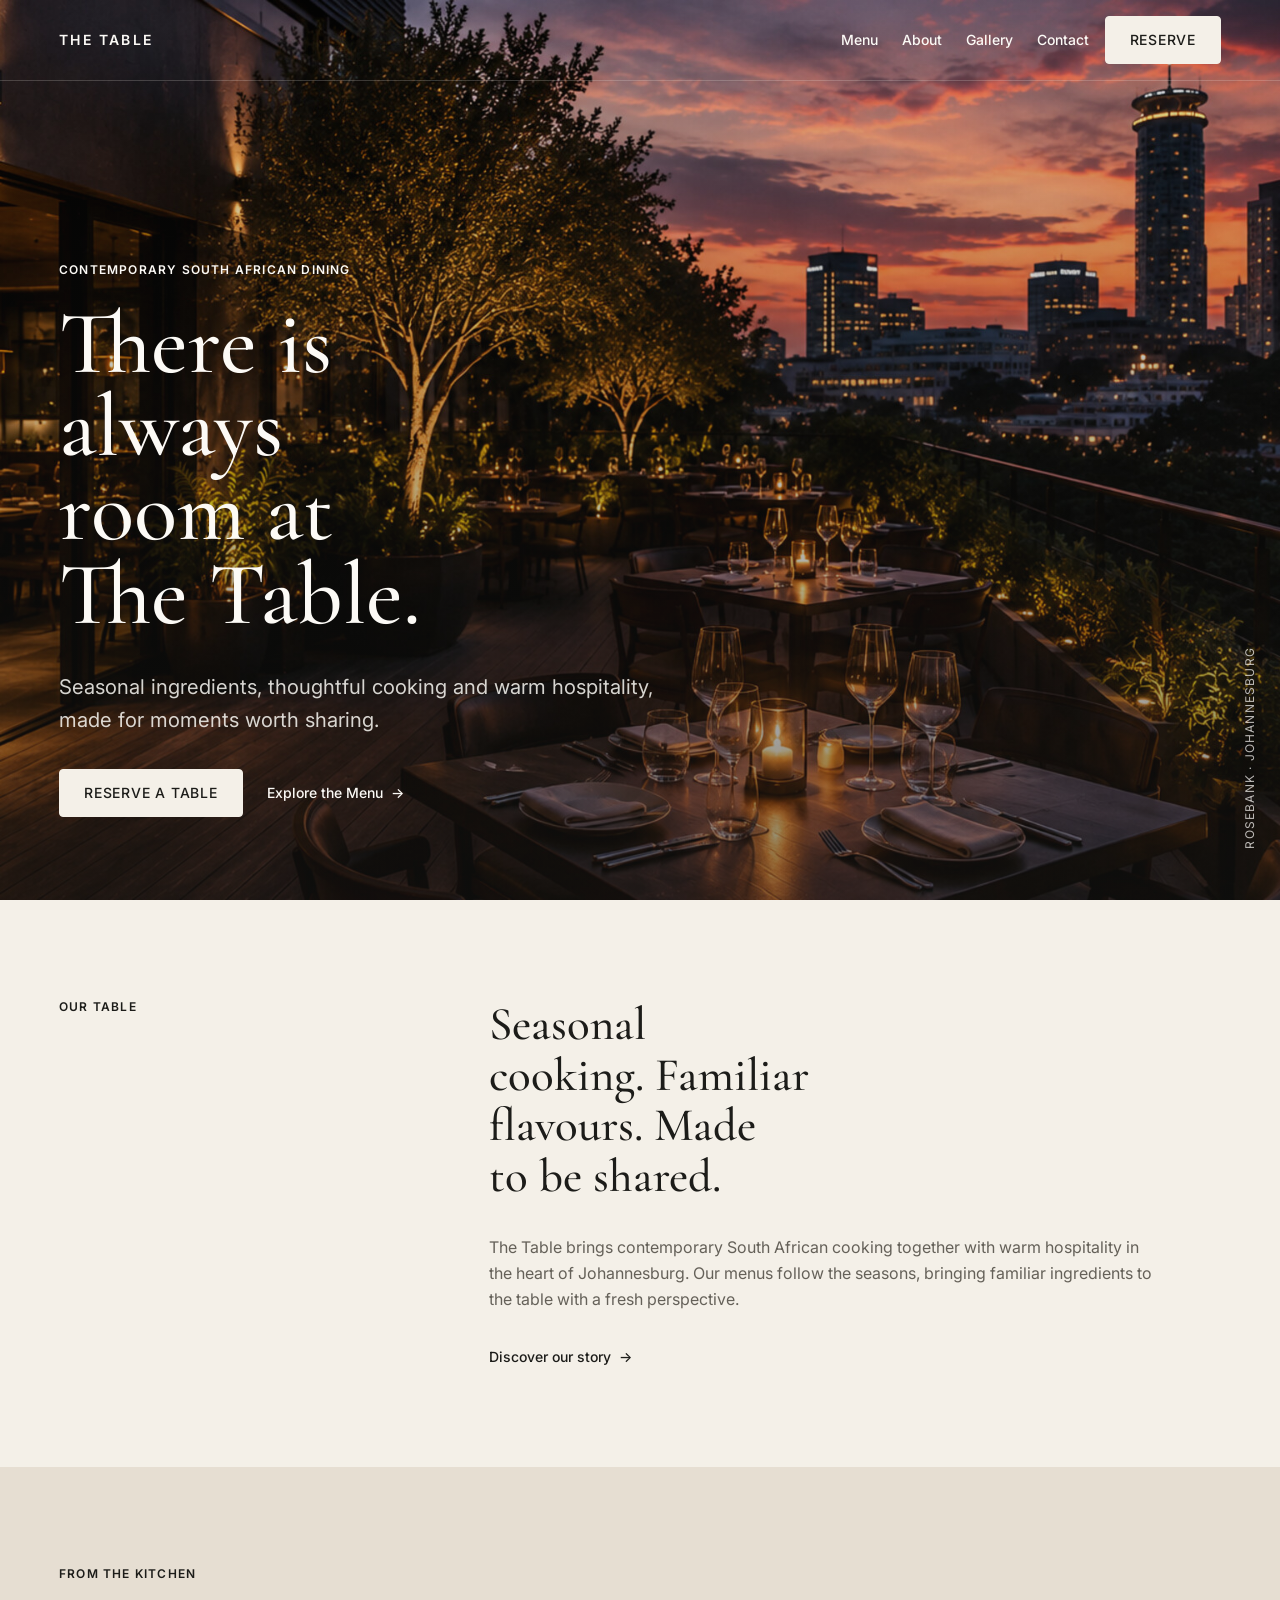
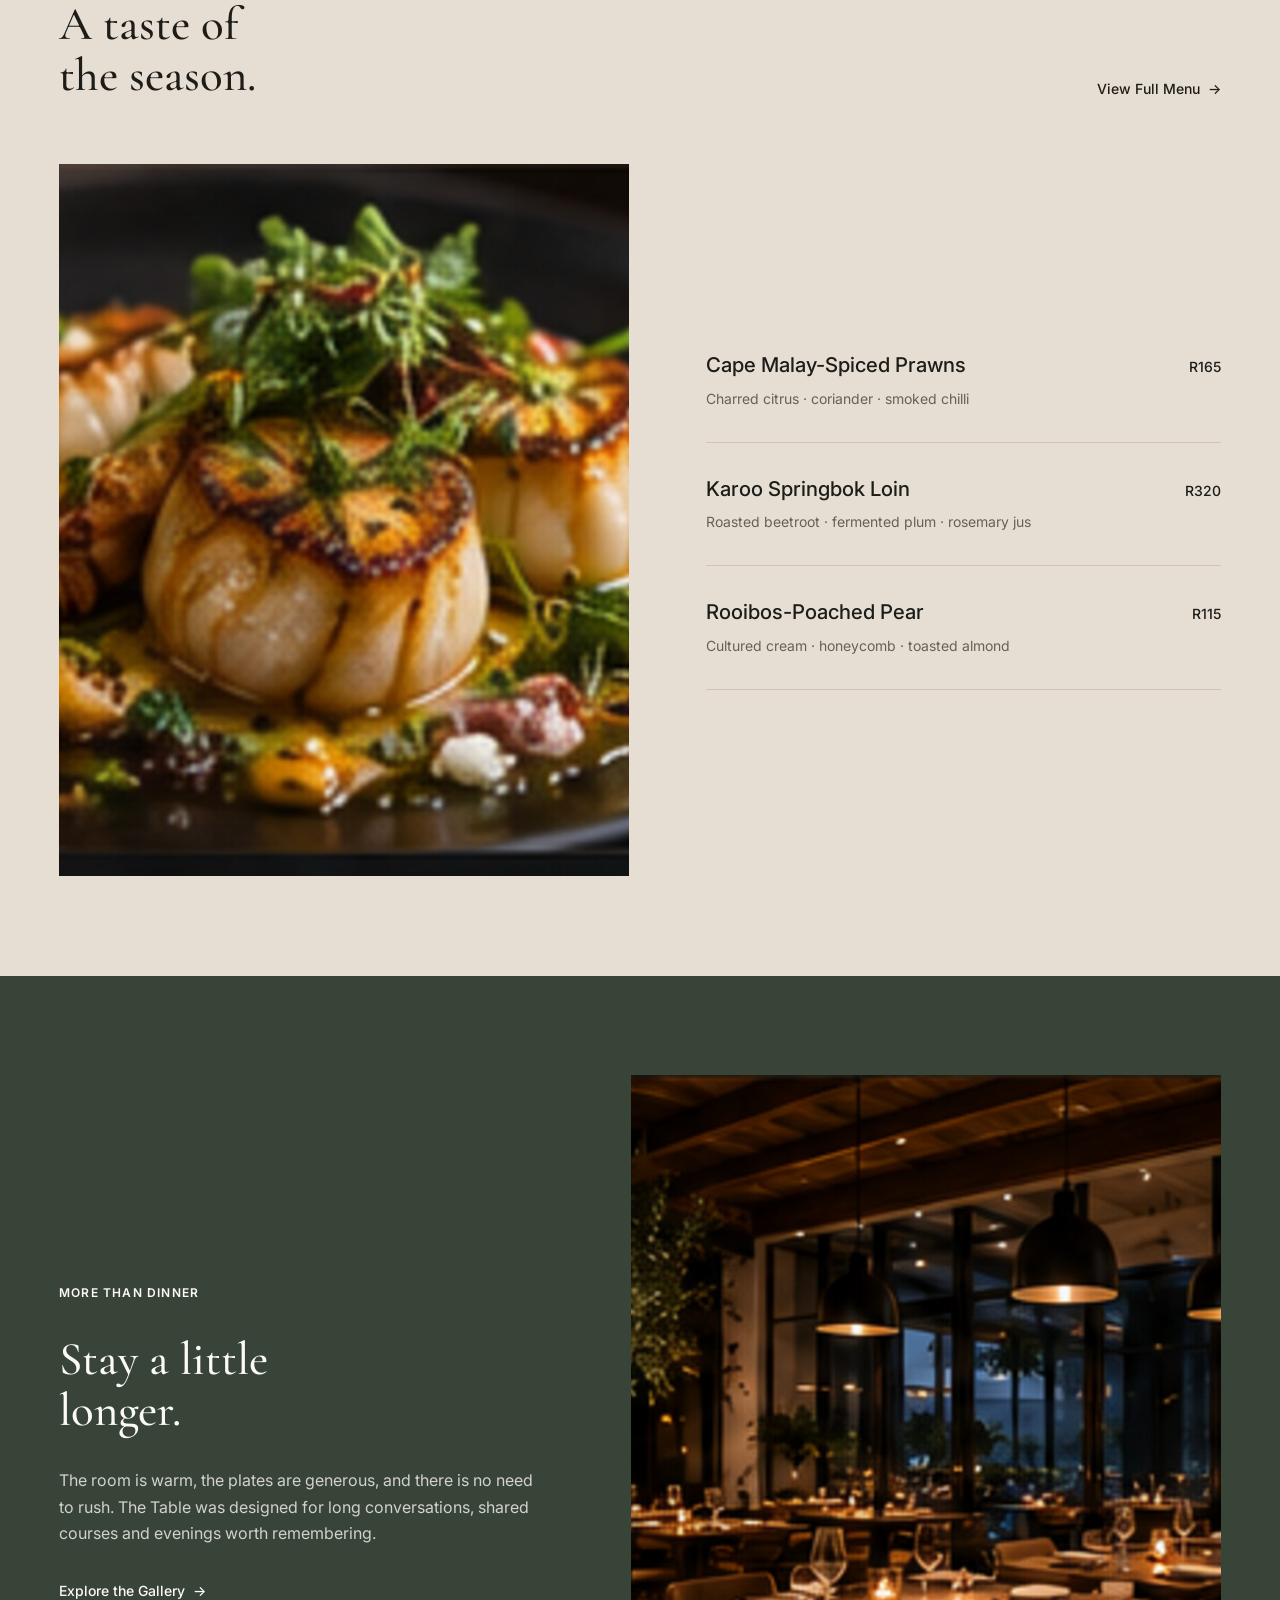
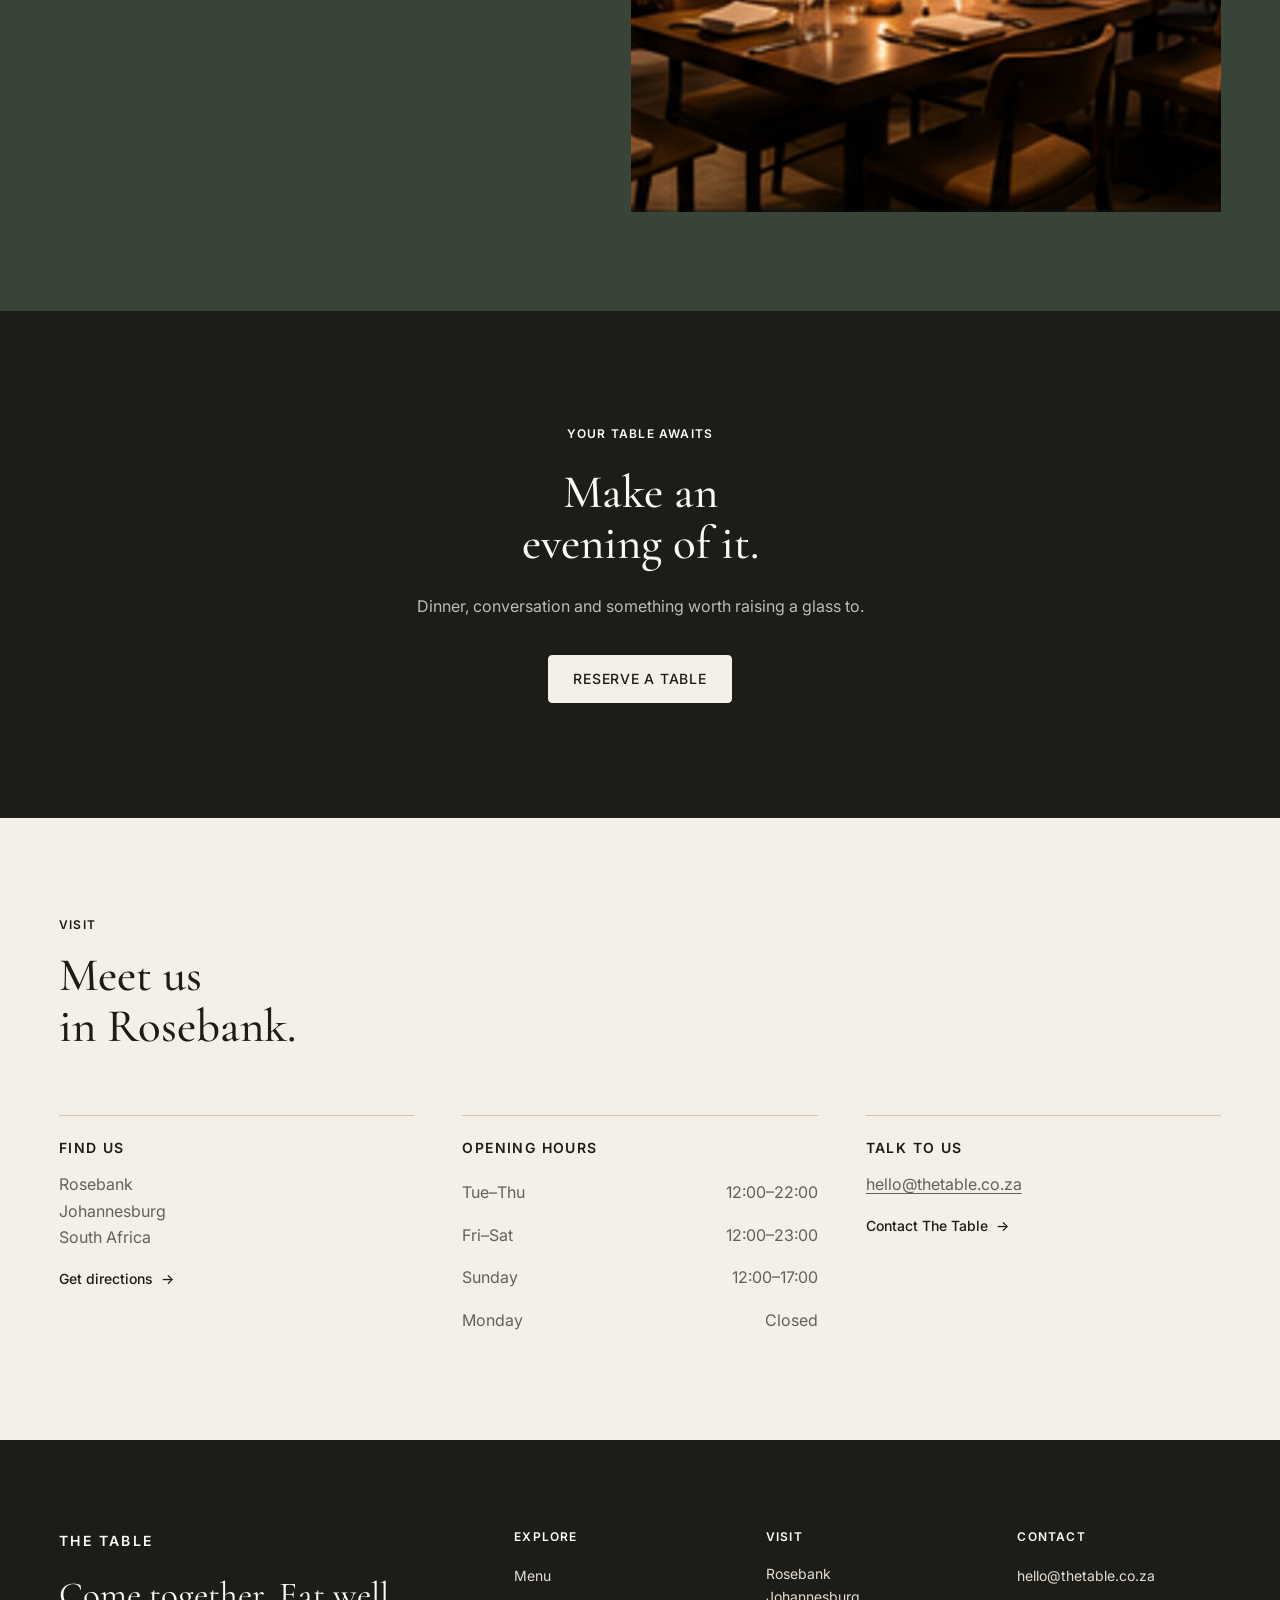
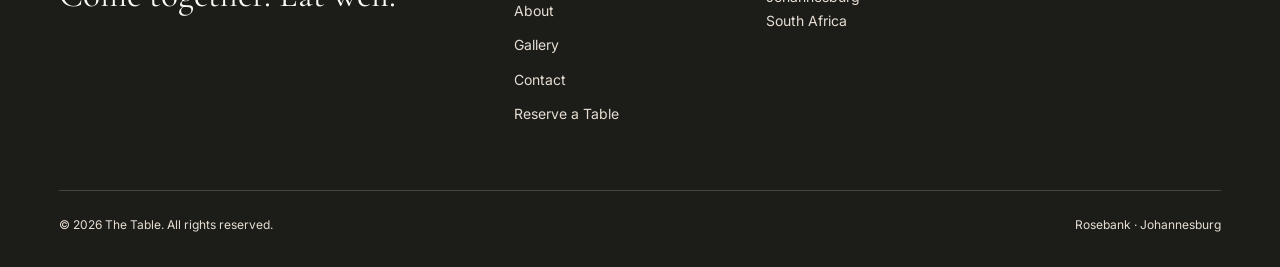
<file: index.html>
<!DOCTYPE html>
<html lang="en">
  <head>
    <meta charset="utf-8">
    <meta name="viewport" content="width=device-width, initial-scale=1">
    <meta name="description" content="The Table is a contemporary South African restaurant in Rosebank, Johannesburg, centred on seasonal cooking and warm hospitality.">
    <meta name="theme-color" content="#1c1c19">
    <title>The Table | Contemporary South African Dining</title>

    <link rel="preconnect" href="https://fonts.googleapis.com">
    <link rel="preconnect" href="https://fonts.gstatic.com" crossorigin>
    <link href="https://fonts.googleapis.com/css2?family=Cormorant+Garamond:wght@400;500;600&family=Inter:wght@400;500;600&display=swap" rel="stylesheet">

    <link rel="stylesheet" href="css/reset.css">
    <link rel="stylesheet" href="css/tokens.css">
    <link rel="stylesheet" href="css/base.css">
    <link rel="stylesheet" href="css/layout.css">
    <link rel="stylesheet" href="css/components.css">
    <link rel="stylesheet" href="css/utilities.css">
    <link rel="stylesheet" href="css/pages/home.css">
  </head>

  <body>
    <a class="skip-link" href="#main-content">Skip to main content</a>

    <header class="site-header site-header--overlay site-header--overlay-active" data-site-header>
      <div class="container site-header__inner">
        <a class="site-header__brand" href="index.html" aria-label="The Table home">THE TABLE</a>

        <nav class="site-nav site-nav--desktop" aria-label="Primary navigation">
          <ul class="site-nav__list" role="list">
            <li><a class="site-nav__link" href="menu.html">Menu</a></li>
            <li><a class="site-nav__link" href="about.html">About</a></li>
            <li><a class="site-nav__link" href="gallery.html">Gallery</a></li>
            <li><a class="site-nav__link" href="contact.html">Contact</a></li>
          </ul>
        </nav>

        <div class="site-header__actions site-header__actions--desktop">
          <a class="button button--primary" href="reservations.html">Reserve</a>
        </div>

        <details class="mobile-nav" data-mobile-nav>
          <summary class="mobile-nav__toggle" data-mobile-nav-toggle aria-label="Open site menu" aria-expanded="false" aria-controls="mobile-navigation-panel">
            <span class="mobile-nav__toggle-label mobile-nav__toggle-label--menu">Menu</span>
            <span class="mobile-nav__toggle-label mobile-nav__toggle-label--close">Close</span>
            <span class="mobile-nav__icon" aria-hidden="true">
              <span></span>
              <span></span>
            </span>
          </summary>

          <div class="mobile-nav__panel" id="mobile-navigation-panel" data-mobile-nav-panel aria-hidden="true">
            <div class="mobile-nav__panel-inner">
              <a class="mobile-nav__brand" href="index.html">THE TABLE</a>

              <nav aria-label="Mobile navigation">
                <ul class="mobile-nav__list" role="list">
              <li>
                <a class="mobile-nav__link" href="index.html" aria-current="page">
                  <span class="mobile-nav__number">01</span>
                  <span>Home</span>
                </a>
              </li>
              <li>
                <a class="mobile-nav__link" href="menu.html">
                  <span class="mobile-nav__number">02</span>
                  <span>Menu</span>
                </a>
              </li>
              <li>
                <a class="mobile-nav__link" href="about.html">
                  <span class="mobile-nav__number">03</span>
                  <span>About</span>
                </a>
              </li>
              <li>
                <a class="mobile-nav__link" href="gallery.html">
                  <span class="mobile-nav__number">04</span>
                  <span>Gallery</span>
                </a>
              </li>
              <li>
                <a class="mobile-nav__link" href="contact.html">
                  <span class="mobile-nav__number">05</span>
                  <span>Contact</span>
                </a>
              </li>
                </ul>
              </nav>

              <a class="button mobile-nav__reserve" href="reservations.html">Reserve a Table</a>

              <div class="mobile-nav__meta">
                <p>Rosebank · Johannesburg</p>
                <a href="mailto:hello@thetable.co.za">hello@thetable.co.za</a>
              </div>
            </div>
          </div>
        </details>
      </div>
    </header>

    <main id="main-content">
      <section class="home-hero" aria-labelledby="home-hero-title">
        <div class="home-hero__media" aria-hidden="true">
          <img src="assets/images/home/home-hero.jpg" alt="" decoding="async">
        </div>
        <div class="container home-hero__inner">
          <div class="home-hero__content">
            <p class="eyebrow home-hero__eyebrow">Contemporary South African Dining</p>
            <h1 id="home-hero-title" class="home-hero__title">There is always room at The Table.</h1>
            <p class="home-hero__copy">Seasonal ingredients, thoughtful cooking and warm hospitality, made for moments worth sharing.</p>
            <div class="home-hero__actions">
              <a class="button button--hero-primary" href="reservations.html">Reserve a Table</a>
              <a class="text-link home-hero__text-link" href="menu.html">
                Explore the Menu
                <span class="text-link__arrow" aria-hidden="true">→</span>
              </a>
            </div>
          </div>

          <p class="home-hero__location">Rosebank · Johannesburg</p>
        </div>
      </section>

      <section class="section home-intro" aria-labelledby="home-intro-title">
        <div class="container home-intro__grid">
          <div>
            <p class="eyebrow">Our Table</p>
          </div>

          <div class="home-intro__content" data-reveal>
            <h2 id="home-intro-title">Seasonal cooking. Familiar flavours. Made to be shared.</h2>
            <p>The Table brings contemporary South African cooking together with warm hospitality in the heart of Johannesburg. Our menus follow the seasons, bringing familiar ingredients to the table with a fresh perspective.</p>
            <a class="text-link" href="about.html">
              Discover our story
              <span class="text-link__arrow" aria-hidden="true">→</span>
            </a>
          </div>
        </div>
      </section>

      <section class="section home-featured" aria-labelledby="home-featured-title">
        <div class="container">
          <div class="home-featured__heading">
            <div>
              <p class="eyebrow">From the Kitchen</p>
              <h2 id="home-featured-title">A taste of the season.</h2>
            </div>
            <a class="text-link home-featured__desktop-link" href="menu.html">
              View Full Menu
              <span class="text-link__arrow" aria-hidden="true">→</span>
            </a>
          </div>

          <div class="home-featured__layout">
            <figure class="home-featured__media">
              <img class="home-featured__media-surface" src="assets/images/home/home-featured-dish.jpg" alt="Cape Malay-spiced prawns finished with herbs and charred citrus" loading="lazy" decoding="async">
            </figure>

            <div class="home-featured__dishes">
              <article class="featured-dish">
                <div class="featured-dish__header">
                  <h3 class="featured-dish__name">Cape Malay-Spiced Prawns</h3>
                  <p class="featured-dish__price">R165</p>
                </div>
                <p class="featured-dish__description">Charred citrus · coriander · smoked chilli</p>
              </article>

              <article class="featured-dish">
                <div class="featured-dish__header">
                  <h3 class="featured-dish__name">Karoo Springbok Loin</h3>
                  <p class="featured-dish__price">R320</p>
                </div>
                <p class="featured-dish__description">Roasted beetroot · fermented plum · rosemary jus</p>
              </article>

              <article class="featured-dish">
                <div class="featured-dish__header">
                  <h3 class="featured-dish__name">Rooibos-Poached Pear</h3>
                  <p class="featured-dish__price">R115</p>
                </div>
                <p class="featured-dish__description">Cultured cream · honeycomb · toasted almond</p>
              </article>

              <a class="text-link home-featured__mobile-link" href="menu.html">
                View Full Menu
                <span class="text-link__arrow" aria-hidden="true">→</span>
              </a>
            </div>
          </div>
        </div>
      </section>

      <section class="section home-atmosphere" aria-labelledby="home-atmosphere-title">
        <div class="container home-atmosphere__grid">
          <div class="home-atmosphere__content">
            <p class="eyebrow">More Than Dinner</p>
            <h2 id="home-atmosphere-title">Stay a little longer.</h2>
            <p>The room is warm, the plates are generous, and there is no need to rush. The Table was designed for long conversations, shared courses and evenings worth remembering.</p>
            <a class="text-link" href="gallery.html">
              Explore the Gallery
              <span class="text-link__arrow" aria-hidden="true">→</span>
            </a>
          </div>

          <figure class="home-atmosphere__media" data-reveal>
            <img class="home-atmosphere__media-surface" src="assets/images/home/home-atmosphere.jpg" alt="Warm dining room at The Table prepared for evening service" loading="lazy" decoding="async">
          </figure>
        </div>
      </section>

      <section class="home-reservation" aria-labelledby="home-reservation-title">
        <div class="container home-reservation__inner">
          <p class="eyebrow">Your Table Awaits</p>
          <h2 id="home-reservation-title">Make an evening of it.</h2>
          <p>Dinner, conversation and something worth raising a glass to.</p>
          <a class="button button--light" href="reservations.html">Reserve a Table</a>
        </div>
      </section>

      <section class="section home-visit" aria-labelledby="home-visit-title">
        <div class="container">
          <div class="home-visit__heading">
            <p class="eyebrow">Visit</p>
            <h2 id="home-visit-title">Meet us in Rosebank.</h2>
          </div>

          <div class="home-visit__grid" data-reveal>
            <div class="home-visit__block">
              <h3>Find us</h3>
              <address>
                Rosebank<br>
                Johannesburg<br>
                South Africa
              </address>
              <a class="text-link" href="contact.html">
                Get directions
                <span class="text-link__arrow" aria-hidden="true">→</span>
              </a>
            </div>

            <div class="home-visit__block">
              <h3>Opening hours</h3>
              <dl class="home-hours">
                <div class="home-hours__row">
                  <dt>Tue–Thu</dt>
                  <dd>12:00–22:00</dd>
                </div>
                <div class="home-hours__row">
                  <dt>Fri–Sat</dt>
                  <dd>12:00–23:00</dd>
                </div>
                <div class="home-hours__row">
                  <dt>Sunday</dt>
                  <dd>12:00–17:00</dd>
                </div>
                <div class="home-hours__row">
                  <dt>Monday</dt>
                  <dd>Closed</dd>
                </div>
              </dl>
            </div>

            <div class="home-visit__block">
              <h3>Talk to us</h3>
              <a href="mailto:hello@thetable.co.za">hello@thetable.co.za</a>
              <a class="text-link" href="contact.html">
                Contact The Table
                <span class="text-link__arrow" aria-hidden="true">→</span>
              </a>
            </div>
          </div>
        </div>
      </section>
    </main>

    <footer class="site-footer">
      <div class="container site-footer__inner">
        <div class="site-footer__grid">
          <div class="site-footer__brand">
            <a class="site-footer__wordmark" href="index.html">THE TABLE</a>
            <p class="site-footer__tagline">Come together. Eat well.</p>
          </div>

          <div>
            <p class="site-footer__heading">Explore</p>
            <ul class="site-footer__list" role="list">
              <li><a class="site-footer__link" href="menu.html">Menu</a></li>
              <li><a class="site-footer__link" href="about.html">About</a></li>
              <li><a class="site-footer__link" href="gallery.html">Gallery</a></li>
              <li><a class="site-footer__link" href="contact.html">Contact</a></li>
              <li><a class="site-footer__link" href="reservations.html">Reserve a Table</a></li>
            </ul>
          </div>

          <div>
            <p class="site-footer__heading">Visit</p>
            <address class="site-footer__text">
              Rosebank<br>
              Johannesburg<br>
              South Africa
            </address>
          </div>

          <div>
            <p class="site-footer__heading">Contact</p>
            <ul class="site-footer__list" role="list">
              <li><a class="site-footer__link" href="mailto:hello@thetable.co.za">hello@thetable.co.za</a></li>
            </ul>
          </div>
        </div>

        <div class="site-footer__legal">
          <p>&copy; 2026 The Table. All rights reserved.</p>
          <p>Rosebank · Johannesburg</p>
        </div>
      </div>
    </footer>
    <script type="module" src="js/main.js"></script>
  </body>
</html>
</file>
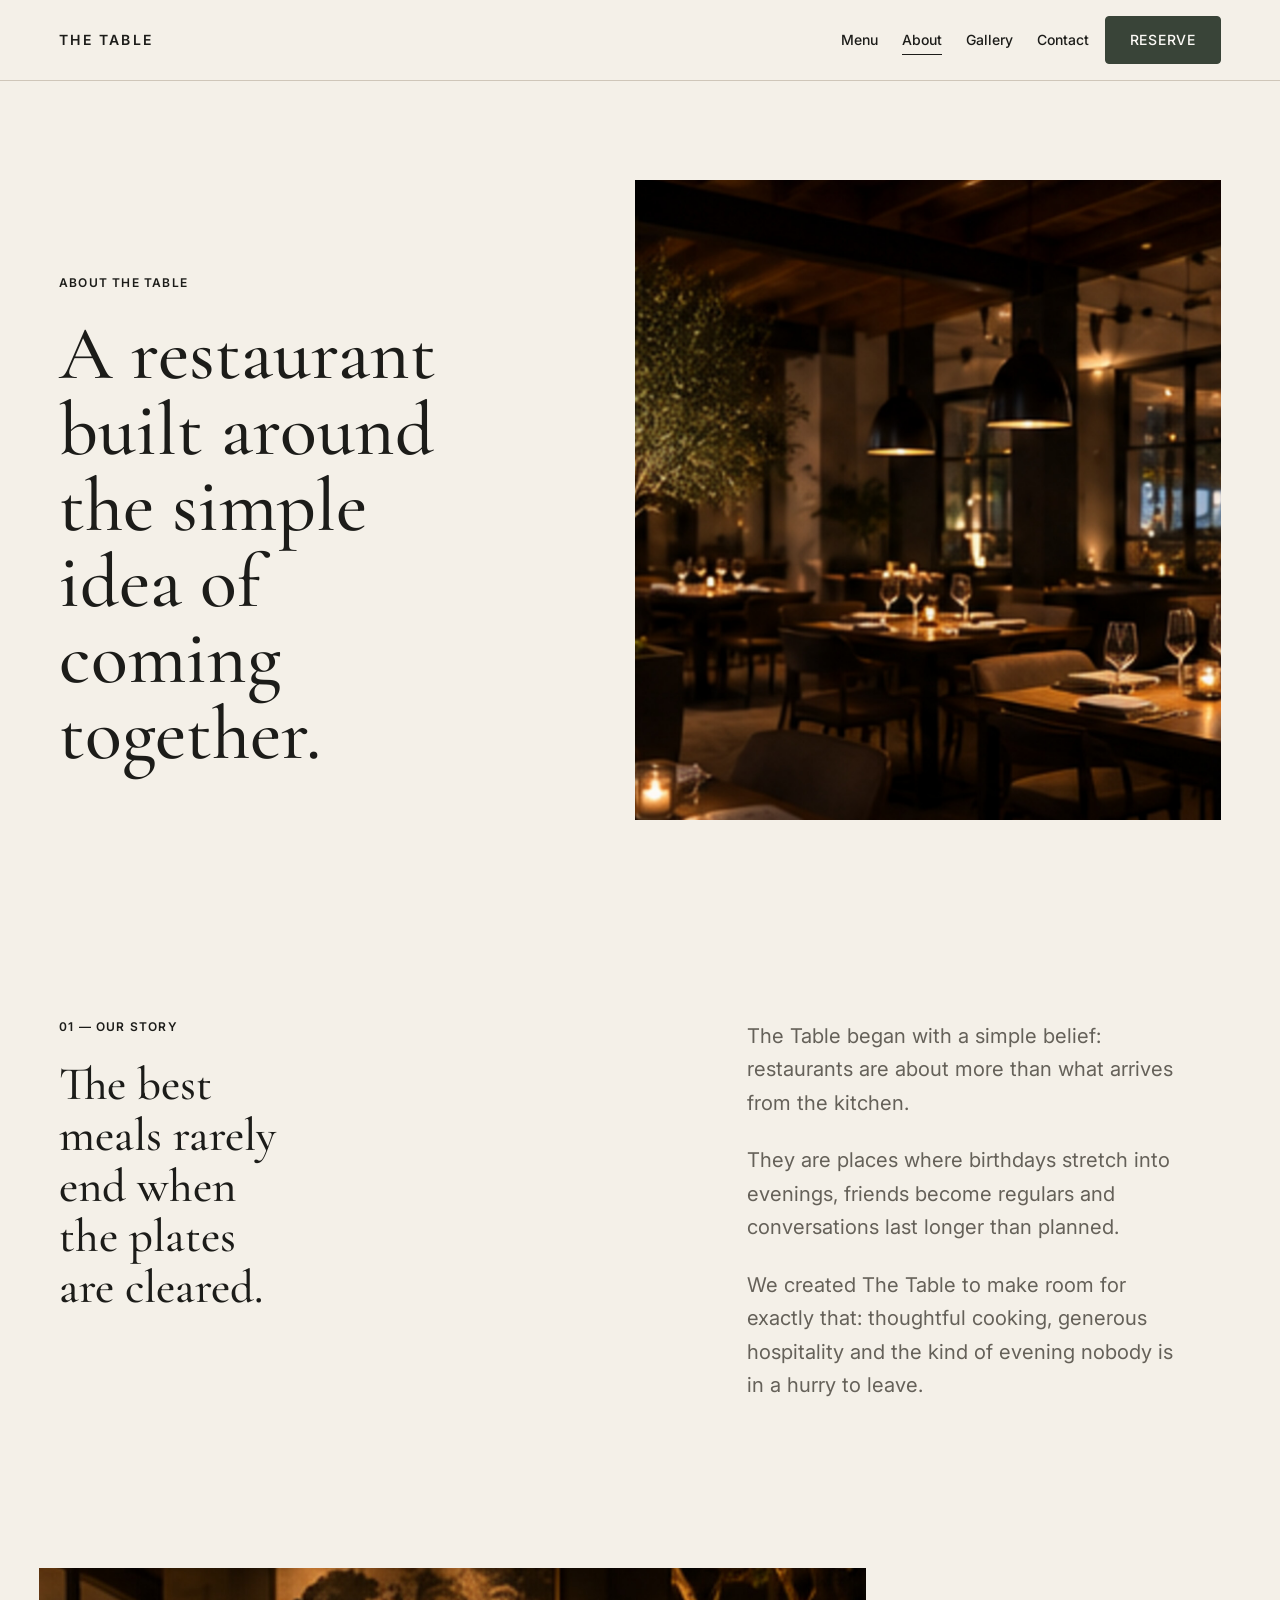
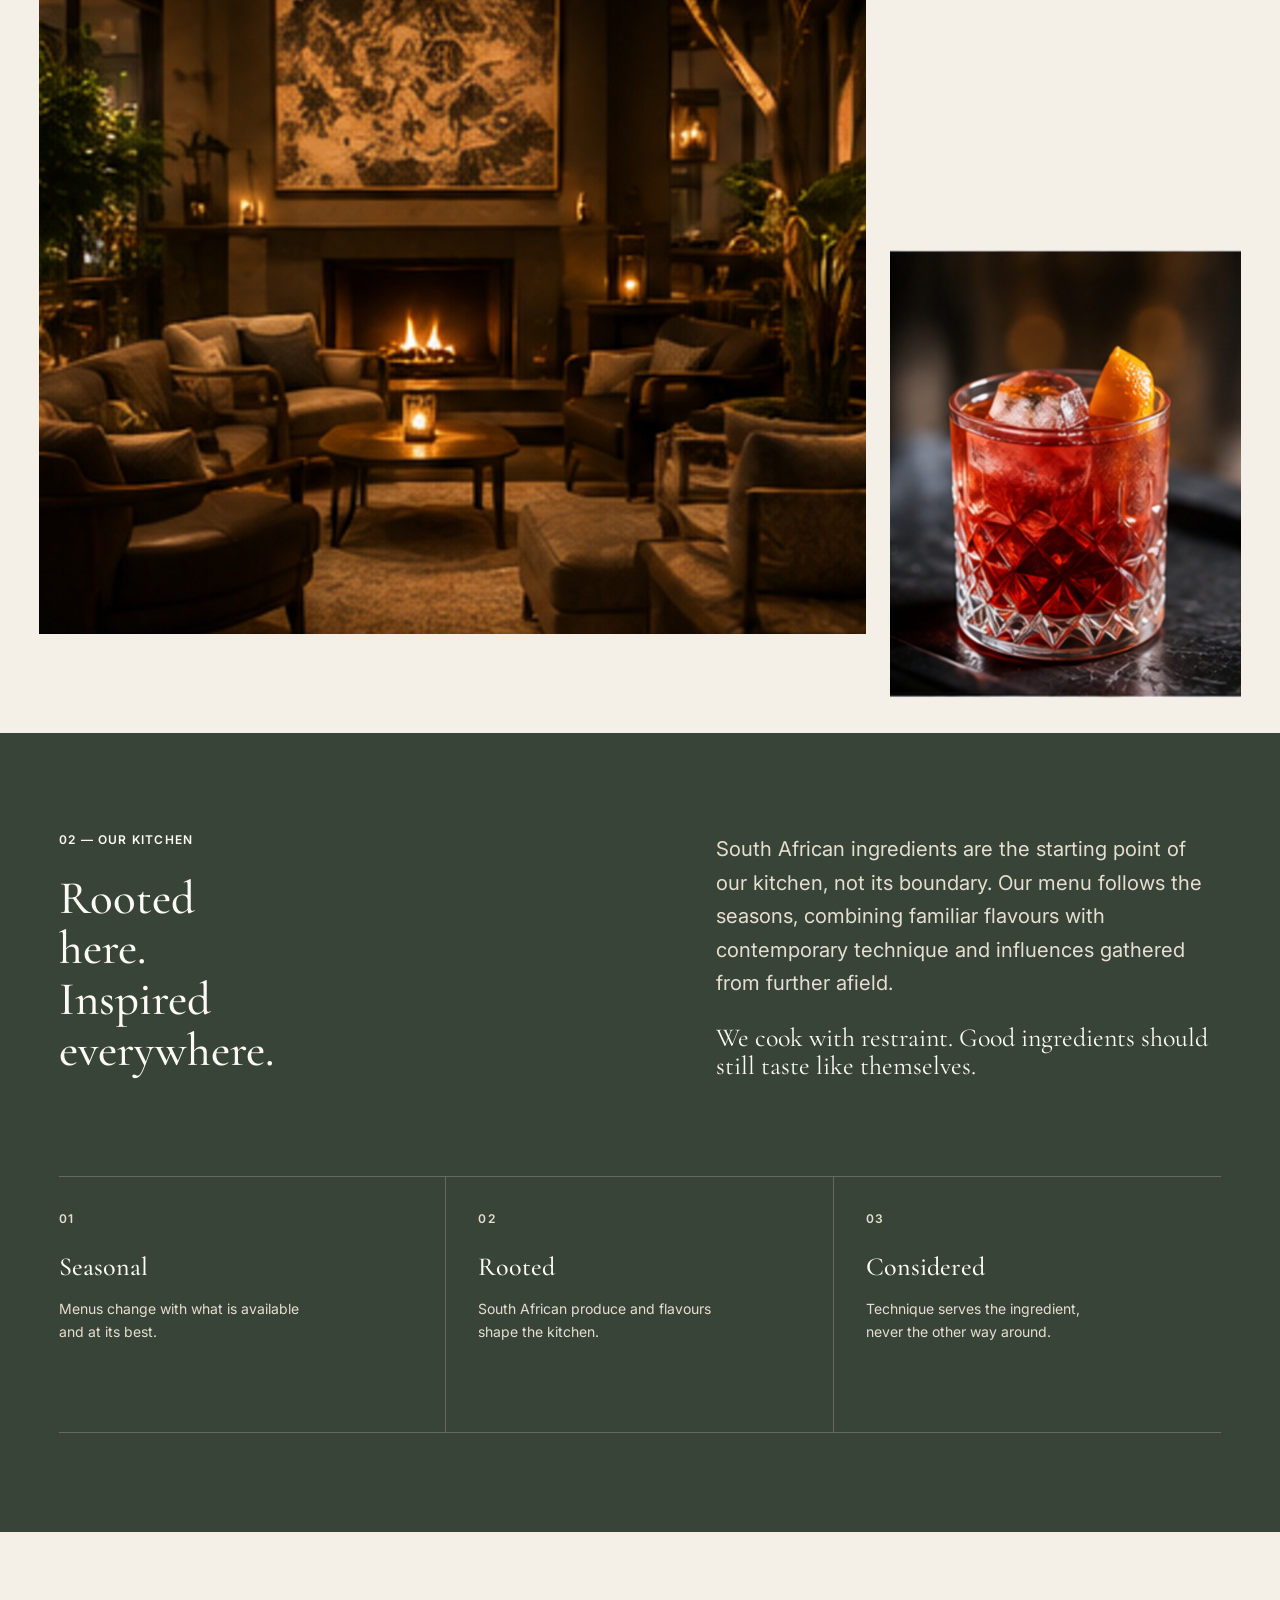
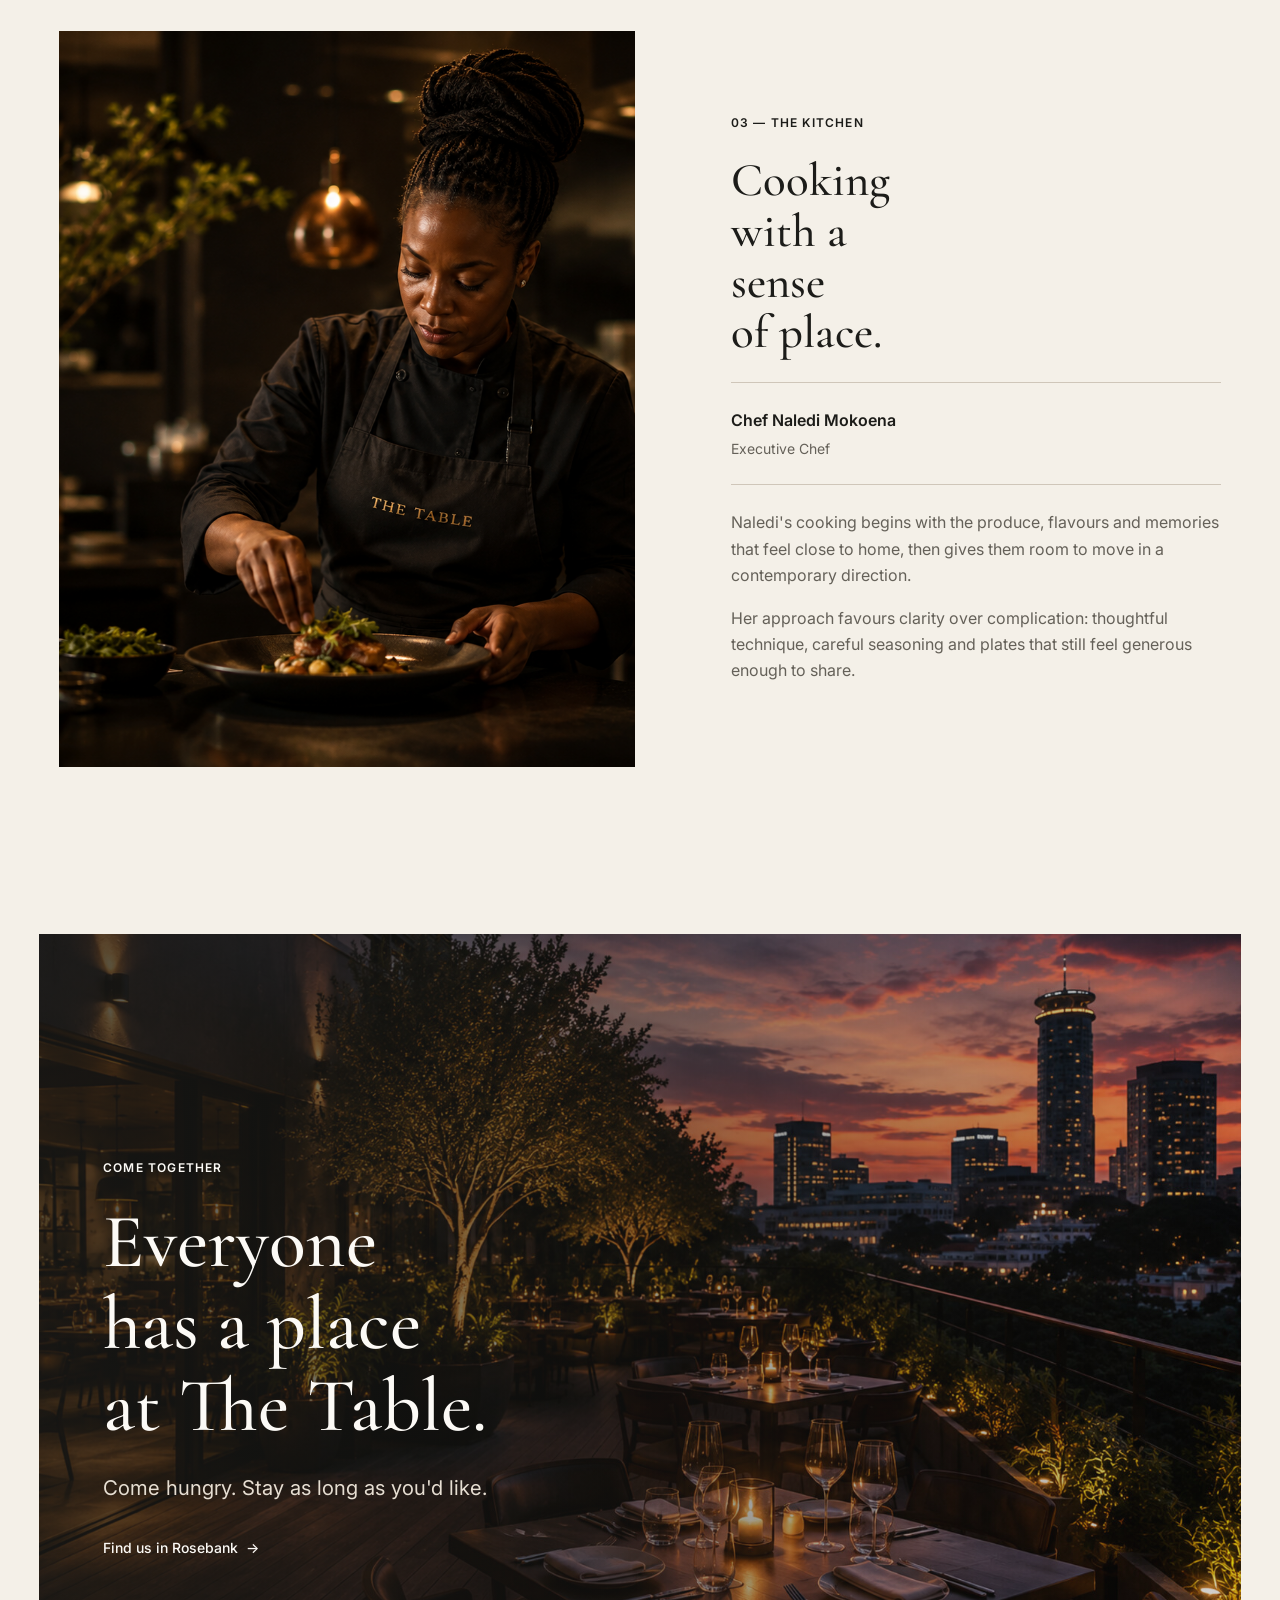
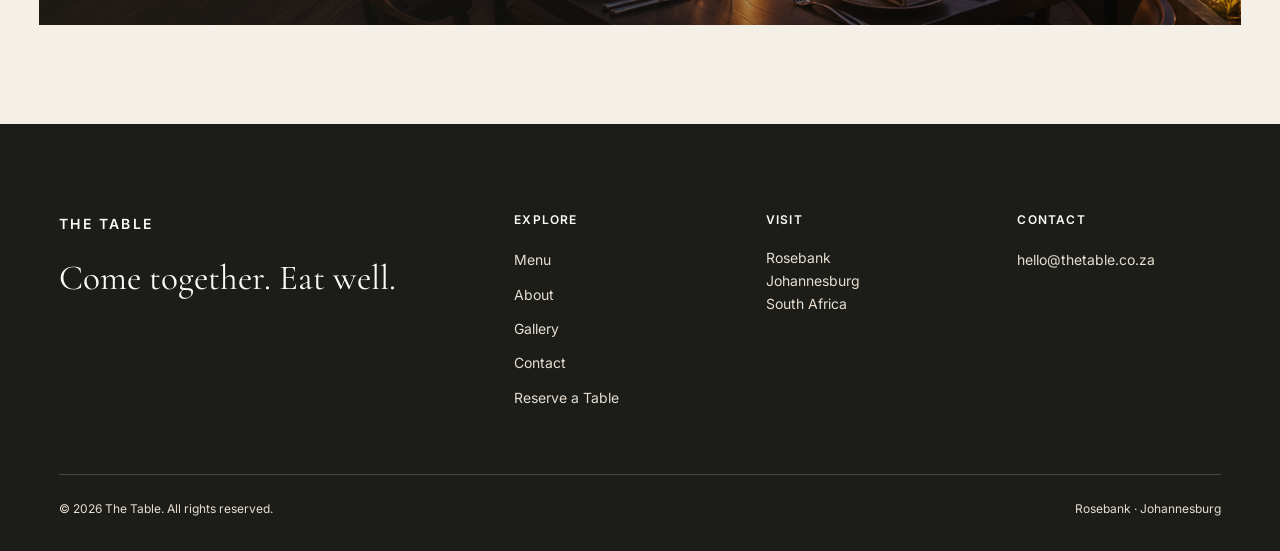
<file: about.html>
<!DOCTYPE html>
<html lang="en">
  <head>
    <meta charset="utf-8">
    <meta name="viewport" content="width=device-width, initial-scale=1">
    <meta name="description" content="Discover the story, philosophy and people behind The Table, a contemporary South African restaurant in Rosebank, Johannesburg.">
    <meta name="theme-color" content="#f4f0e8">
    <title>About | The Table</title>

    <link rel="preconnect" href="https://fonts.googleapis.com">
    <link rel="preconnect" href="https://fonts.gstatic.com" crossorigin>
    <link href="https://fonts.googleapis.com/css2?family=Cormorant+Garamond:wght@400;500;600&family=Inter:wght@400;500;600&display=swap" rel="stylesheet">

    <link rel="stylesheet" href="css/reset.css">
    <link rel="stylesheet" href="css/tokens.css">
    <link rel="stylesheet" href="css/base.css">
    <link rel="stylesheet" href="css/layout.css">
    <link rel="stylesheet" href="css/components.css">
    <link rel="stylesheet" href="css/utilities.css">
    <link rel="stylesheet" href="css/pages/about.css">
  </head>

  <body>
    <a class="skip-link" href="#main-content">Skip to main content</a>

    <header class="site-header" data-site-header>
      <div class="container site-header__inner">
        <a class="site-header__brand" href="index.html" aria-label="The Table home">THE TABLE</a>

        <nav class="site-nav site-nav--desktop" aria-label="Primary navigation">
          <ul class="site-nav__list" role="list">
            <li><a class="site-nav__link" href="menu.html">Menu</a></li>
            <li><a class="site-nav__link" href="about.html" aria-current="page">About</a></li>
            <li><a class="site-nav__link" href="gallery.html">Gallery</a></li>
            <li><a class="site-nav__link" href="contact.html">Contact</a></li>
          </ul>
        </nav>

        <div class="site-header__actions site-header__actions--desktop">
          <a class="button button--primary" href="reservations.html">Reserve</a>
        </div>

        <details class="mobile-nav" data-mobile-nav>
          <summary class="mobile-nav__toggle" data-mobile-nav-toggle aria-label="Open site menu" aria-expanded="false" aria-controls="mobile-navigation-panel">
            <span class="mobile-nav__toggle-label mobile-nav__toggle-label--menu">Menu</span>
            <span class="mobile-nav__toggle-label mobile-nav__toggle-label--close">Close</span>
            <span class="mobile-nav__icon" aria-hidden="true">
              <span></span>
              <span></span>
            </span>
          </summary>

          <div class="mobile-nav__panel" id="mobile-navigation-panel" data-mobile-nav-panel aria-hidden="true">
            <div class="mobile-nav__panel-inner">
              <a class="mobile-nav__brand" href="index.html">THE TABLE</a>

              <nav aria-label="Mobile navigation">
                <ul class="mobile-nav__list" role="list">
              <li>
                <a class="mobile-nav__link" href="index.html">
                  <span class="mobile-nav__number">01</span>
                  <span>Home</span>
                </a>
              </li>
              <li>
                <a class="mobile-nav__link" href="menu.html">
                  <span class="mobile-nav__number">02</span>
                  <span>Menu</span>
                </a>
              </li>
              <li>
                <a class="mobile-nav__link" href="about.html" aria-current="page">
                  <span class="mobile-nav__number">03</span>
                  <span>About</span>
                </a>
              </li>
              <li>
                <a class="mobile-nav__link" href="gallery.html">
                  <span class="mobile-nav__number">04</span>
                  <span>Gallery</span>
                </a>
              </li>
              <li>
                <a class="mobile-nav__link" href="contact.html">
                  <span class="mobile-nav__number">05</span>
                  <span>Contact</span>
                </a>
              </li>
                </ul>
              </nav>

              <a class="button mobile-nav__reserve" href="reservations.html">Reserve a Table</a>

              <div class="mobile-nav__meta">
                <p>Rosebank · Johannesburg</p>
                <a href="mailto:hello@thetable.co.za">hello@thetable.co.za</a>
              </div>
            </div>
          </div>
        </details>
      </div>
    </header>

    <main id="main-content">
      <section class="about-hero section">
        <div class="container">
          <div class="about-hero__grid">
            <div class="about-hero__copy stack stack--lg" data-reveal>
              <p class="eyebrow">About The Table</p>
              <h1>A restaurant built around the simple idea of coming together.</h1>
            </div>

            <figure class="about-hero__media" data-reveal>
              <img src="assets/images/about/about-hero.jpg" alt="Warm evening dining room at The Table in Rosebank" decoding="async">
            </figure>
          </div>
        </div>
      </section>

      <section class="about-story section" aria-labelledby="story-title">
        <div class="container">
          <div class="about-story__grid" data-reveal>
            <div>
              <p class="eyebrow">01 — Our Story</p>
              <h2 id="story-title">The best meals rarely end when the plates are cleared.</h2>
            </div>

            <div class="about-story__body stack stack--lg">
              <p>
                The Table began with a simple belief: restaurants are about more than what
                arrives from the kitchen.
              </p>
              <p>
                They are places where birthdays stretch into evenings, friends become regulars
                and conversations last longer than planned.
              </p>
              <p>
                We created The Table to make room for exactly that: thoughtful cooking,
                generous hospitality and the kind of evening nobody is in a hurry to leave.
              </p>
            </div>
          </div>
        </div>
      </section>

      <section class="about-images section--compact" aria-label="Restaurant story imagery">
        <div class="container--wide">
          <div class="about-images__grid" data-reveal>
            <figure class="about-images__large">
              <img src="assets/images/about/about-story-large.jpg" alt="Guests sharing dinner in the softly lit dining room" loading="lazy" decoding="async">
            </figure>
            <figure class="about-images__small">
              <img src="assets/images/about/about-story-detail.jpg" alt="Candlelit table setting with wine glasses and place settings" loading="lazy" decoding="async">
            </figure>
          </div>
        </div>
      </section>

      <section class="about-kitchen section section--olive" aria-labelledby="kitchen-title">
        <div class="container">
          <div class="about-kitchen__intro" data-reveal>
            <div class="stack stack--lg">
              <p class="eyebrow">02 — Our Kitchen</p>
              <h2 id="kitchen-title">Rooted here. Inspired everywhere.</h2>
            </div>

            <div class="about-kitchen__copy stack stack--lg">
              <p>
                South African ingredients are the starting point of our kitchen, not its
                boundary. Our menu follows the seasons, combining familiar flavours with
                contemporary technique and influences gathered from further afield.
              </p>
              <p class="about-kitchen__statement">
                We cook with restraint. Good ingredients should still taste like themselves.
              </p>
            </div>
          </div>

          <div class="about-principles" data-reveal>
            <article class="about-principle">
              <p class="about-principle__number">01</p>
              <h3>Seasonal</h3>
              <p>Menus change with what is available and at its best.</p>
            </article>

            <article class="about-principle">
              <p class="about-principle__number">02</p>
              <h3>Rooted</h3>
              <p>South African produce and flavours shape the kitchen.</p>
            </article>

            <article class="about-principle">
              <p class="about-principle__number">03</p>
              <h3>Considered</h3>
              <p>Technique serves the ingredient, never the other way around.</p>
            </article>
          </div>
        </div>
      </section>

      <section class="about-chef section" aria-labelledby="chef-title">
        <div class="container">
          <div class="about-chef__grid" data-reveal>
            <figure class="about-chef__media">
              <img src="assets/images/about/chef_naledi.jpg" alt="Chef Naledi Mokoena plating a dish in the kitchen" loading="lazy" decoding="async">
            </figure>

            <div class="about-chef__copy stack stack--lg">
              <p class="eyebrow">03 — The Kitchen</p>
              <h2 id="chef-title">Cooking with a sense of place.</h2>

              <div class="about-chef__identity">
                <p class="about-chef__name">Chef Naledi Mokoena</p>
                <p class="about-chef__role">Executive Chef</p>
              </div>

              <div class="about-chef__bio stack stack--md">
                <p>
                  Naledi's cooking begins with the produce, flavours and memories that feel
                  close to home, then gives them room to move in a contemporary direction.
                </p>
                <p>
                  Her approach favours clarity over complication: thoughtful technique,
                  careful seasoning and plates that still feel generous enough to share.
                </p>
              </div>
            </div>
          </div>
        </div>
      </section>

      <section class="about-closing section--compact">
        <div class="container--wide">
          <div class="about-closing__media">
            <img class="about-closing__image" src="assets/images/about/about-closing.jpg" alt="Guests gathered around a long table during evening service" loading="lazy" decoding="async">
            <div class="about-closing__copy" data-reveal>
              <p class="eyebrow">Come Together</p>
              <h2>Everyone has a place at The Table.</h2>
              <p>Come hungry. Stay as long as you'd like.</p>
              <a class="text-link about-closing__link" href="contact.html">
                Find us in Rosebank
                <span class="text-link__arrow" aria-hidden="true">→</span>
              </a>
            </div>
          </div>
        </div>
      </section>
    </main>

    <footer class="site-footer">
      <div class="container site-footer__inner">
        <div class="site-footer__grid">
          <div class="site-footer__brand">
            <a class="site-footer__wordmark" href="index.html">THE TABLE</a>
            <p class="site-footer__tagline">Come together. Eat well.</p>
          </div>

          <div>
            <p class="site-footer__heading">Explore</p>
            <ul class="site-footer__list" role="list">
              <li><a class="site-footer__link" href="menu.html">Menu</a></li>
              <li><a class="site-footer__link" href="about.html">About</a></li>
              <li><a class="site-footer__link" href="gallery.html">Gallery</a></li>
              <li><a class="site-footer__link" href="contact.html">Contact</a></li>
              <li><a class="site-footer__link" href="reservations.html">Reserve a Table</a></li>
            </ul>
          </div>

          <div>
            <p class="site-footer__heading">Visit</p>
            <address class="site-footer__text">
              Rosebank<br>
              Johannesburg<br>
              South Africa
            </address>
          </div>

          <div>
            <p class="site-footer__heading">Contact</p>
            <ul class="site-footer__list" role="list">
              <li><a class="site-footer__link" href="mailto:hello@thetable.co.za">hello@thetable.co.za</a></li>
            </ul>
          </div>
        </div>

        <div class="site-footer__legal">
          <p>&copy; 2026 The Table. All rights reserved.</p>
          <p>Rosebank · Johannesburg</p>
        </div>
      </div>
    </footer>
    <script type="module" src="js/main.js"></script>
  </body>
</html>
</file>
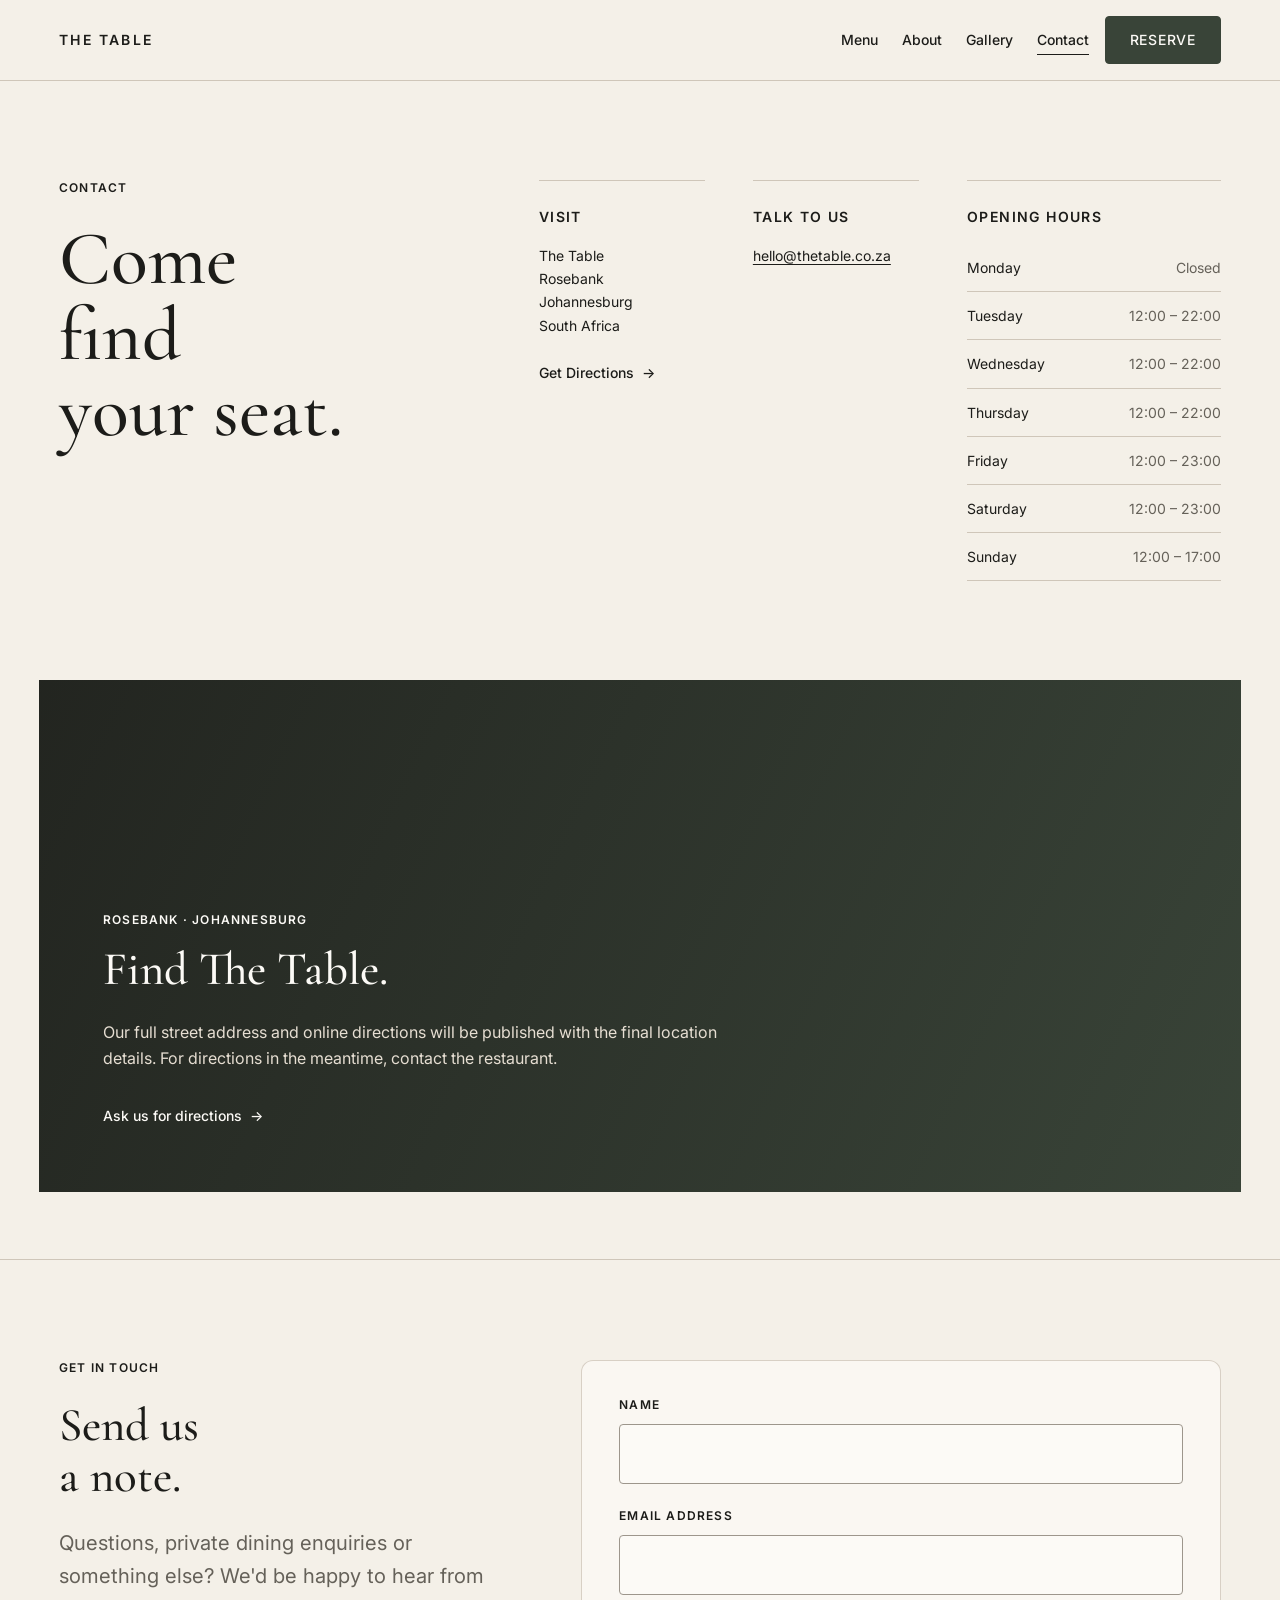
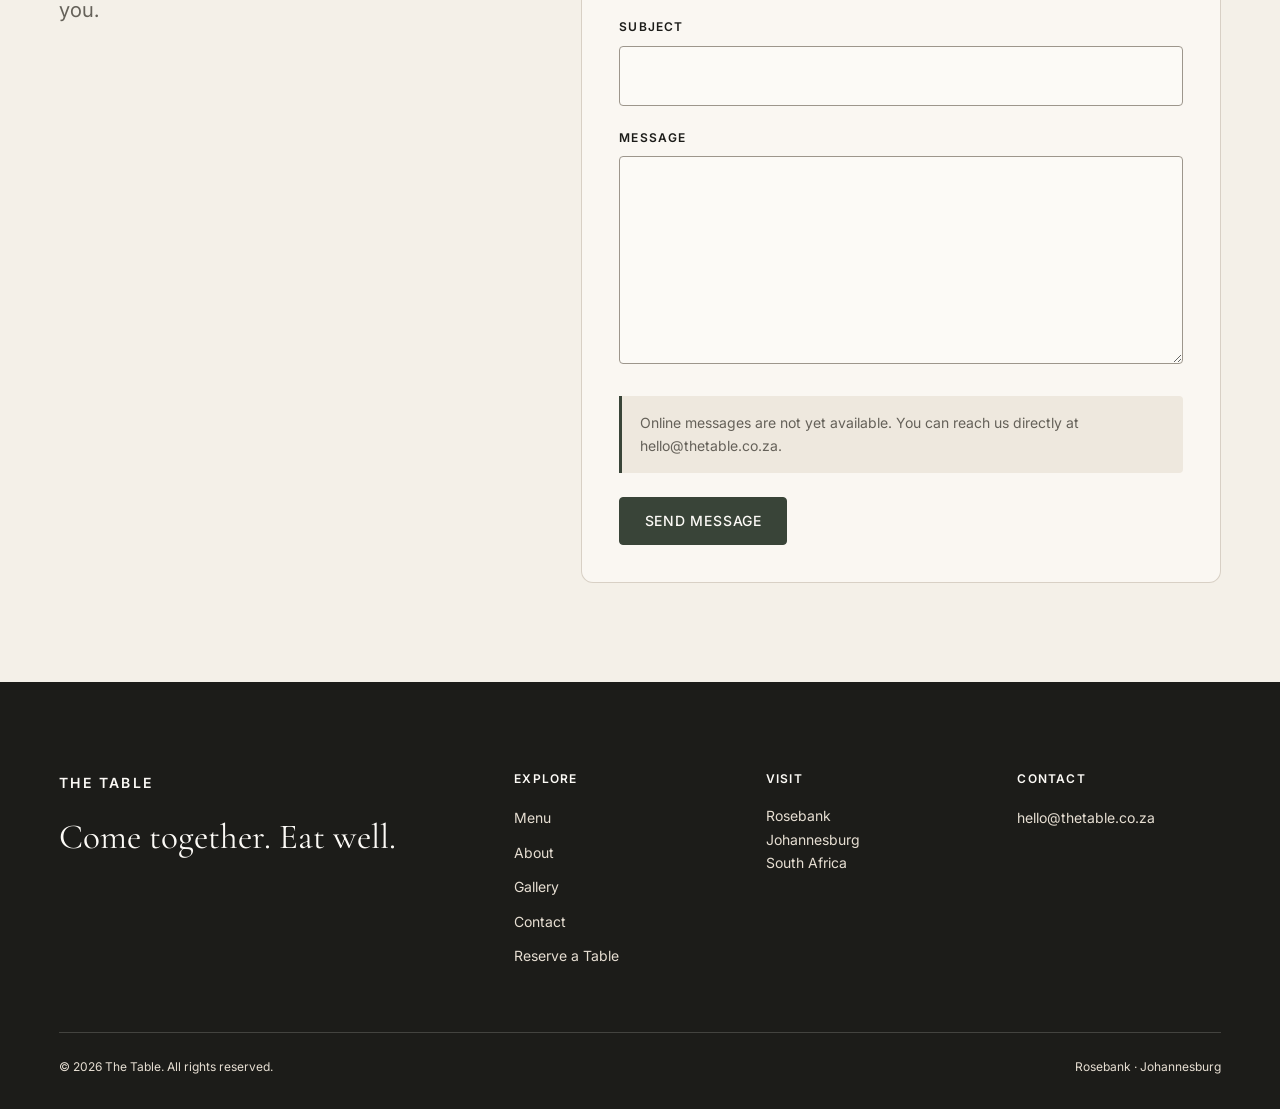
<file: contact.html>
<!DOCTYPE html>
<html lang="en">
  <head>
    <meta charset="utf-8">
    <meta name="viewport" content="width=device-width, initial-scale=1">
    <meta name="description" content="Find opening hours, contact details and directions for The Table in Rosebank, Johannesburg.">
    <meta name="theme-color" content="#f4f0e8">
    <title>Contact | The Table</title>

    <link rel="preconnect" href="https://fonts.googleapis.com">
    <link rel="preconnect" href="https://fonts.gstatic.com" crossorigin>
    <link href="https://fonts.googleapis.com/css2?family=Cormorant+Garamond:wght@400;500;600&family=Inter:wght@400;500;600&display=swap" rel="stylesheet">

    <link rel="stylesheet" href="css/reset.css">
    <link rel="stylesheet" href="css/tokens.css">
    <link rel="stylesheet" href="css/base.css">
    <link rel="stylesheet" href="css/layout.css">
    <link rel="stylesheet" href="css/components.css">
    <link rel="stylesheet" href="css/utilities.css">
    <link rel="stylesheet" href="css/pages/contact.css">
  </head>

  <body>
    <a class="skip-link" href="#main-content">Skip to main content</a>

    <header class="site-header" data-site-header>
      <div class="container site-header__inner">
        <a class="site-header__brand" href="index.html" aria-label="The Table home">THE TABLE</a>

        <nav class="site-nav site-nav--desktop" aria-label="Primary navigation">
          <ul class="site-nav__list" role="list">
            <li><a class="site-nav__link" href="menu.html">Menu</a></li>
            <li><a class="site-nav__link" href="about.html">About</a></li>
            <li><a class="site-nav__link" href="gallery.html">Gallery</a></li>
            <li><a class="site-nav__link" href="contact.html" aria-current="page">Contact</a></li>
          </ul>
        </nav>

        <div class="site-header__actions site-header__actions--desktop">
          <a class="button button--primary" href="reservations.html">Reserve</a>
        </div>

        <details class="mobile-nav" data-mobile-nav>
          <summary class="mobile-nav__toggle" data-mobile-nav-toggle aria-label="Open site menu" aria-expanded="false" aria-controls="mobile-navigation-panel">
            <span class="mobile-nav__toggle-label mobile-nav__toggle-label--menu">Menu</span>
            <span class="mobile-nav__toggle-label mobile-nav__toggle-label--close">Close</span>
            <span class="mobile-nav__icon" aria-hidden="true">
              <span></span>
              <span></span>
            </span>
          </summary>

          <div class="mobile-nav__panel" id="mobile-navigation-panel" data-mobile-nav-panel aria-hidden="true">
            <div class="mobile-nav__panel-inner">
              <a class="mobile-nav__brand" href="index.html">THE TABLE</a>

              <nav aria-label="Mobile navigation">
                <ul class="mobile-nav__list" role="list">
              <li>
                <a class="mobile-nav__link" href="index.html">
                  <span class="mobile-nav__number">01</span>
                  <span>Home</span>
                </a>
              </li>
              <li>
                <a class="mobile-nav__link" href="menu.html">
                  <span class="mobile-nav__number">02</span>
                  <span>Menu</span>
                </a>
              </li>
              <li>
                <a class="mobile-nav__link" href="about.html">
                  <span class="mobile-nav__number">03</span>
                  <span>About</span>
                </a>
              </li>
              <li>
                <a class="mobile-nav__link" href="gallery.html">
                  <span class="mobile-nav__number">04</span>
                  <span>Gallery</span>
                </a>
              </li>
              <li>
                <a class="mobile-nav__link" href="contact.html" aria-current="page">
                  <span class="mobile-nav__number">05</span>
                  <span>Contact</span>
                </a>
              </li>
                </ul>
              </nav>

              <a class="button mobile-nav__reserve" href="reservations.html">Reserve a Table</a>

              <div class="mobile-nav__meta">
                <p>Rosebank · Johannesburg</p>
                <a href="mailto:hello@thetable.co.za">hello@thetable.co.za</a>
              </div>
            </div>
          </div>
        </details>
      </div>
    </header>

    <main id="main-content">
      <section class="contact-intro section">
        <div class="container">
          <div class="contact-intro__grid" data-reveal>
            <div class="stack stack--lg">
              <p class="eyebrow">Contact</p>
              <h1>Come find your seat.</h1>
            </div>

            <div class="contact-intro__details">
              <section class="contact-detail" aria-labelledby="visit-heading">
                <p class="contact-detail__label" id="visit-heading">Visit</p>
                <address>
                  The Table<br>
                  Rosebank<br>
                  Johannesburg<br>
                  South Africa
                </address>
                <a class="text-link contact-detail__link" href="#directions">
                  Get Directions
                  <span class="text-link__arrow" aria-hidden="true">→</span>
                </a>
              </section>

              <section class="contact-detail" aria-labelledby="talk-heading">
                <p class="contact-detail__label" id="talk-heading">Talk to us</p>
                <p><a href="mailto:hello@thetable.co.za">hello@thetable.co.za</a></p>
              </section>

              <section class="contact-detail contact-detail--hours" aria-labelledby="hours-heading">
                <p class="contact-detail__label" id="hours-heading">Opening hours</p>
                <dl class="opening-hours">
                  <div><dt>Monday</dt><dd>Closed</dd></div>
                  <div><dt>Tuesday</dt><dd>12:00 – 22:00</dd></div>
                  <div><dt>Wednesday</dt><dd>12:00 – 22:00</dd></div>
                  <div><dt>Thursday</dt><dd>12:00 – 22:00</dd></div>
                  <div><dt>Friday</dt><dd>12:00 – 23:00</dd></div>
                  <div><dt>Saturday</dt><dd>12:00 – 23:00</dd></div>
                  <div><dt>Sunday</dt><dd>12:00 – 17:00</dd></div>
                </dl>
              </section>
            </div>
          </div>
        </div>
      </section>

      <section class="contact-directions section--compact" id="directions" aria-labelledby="directions-heading">
        <div class="container--wide">
          <div class="contact-directions__surface">
            <div class="contact-directions__copy" data-reveal>
              <p class="eyebrow">Rosebank · Johannesburg</p>
              <h2 id="directions-heading">Find The Table.</h2>
              <p>
                Our full street address and online directions will be published with the
                final location details. For directions in the meantime, contact the restaurant.
              </p>
              <a class="text-link" href="mailto:hello@thetable.co.za">
                Ask us for directions
                <span class="text-link__arrow" aria-hidden="true">→</span>
              </a>
            </div>
          </div>
        </div>
      </section>

      <section class="contact-form-section section" aria-labelledby="contact-form-title">
        <div class="container">
          <div class="contact-form-section__grid">
            <div class="contact-form-section__intro stack stack--lg" data-reveal>
              <p class="eyebrow">Get in touch</p>
              <h2 id="contact-form-title">Send us a note.</h2>
              <p>
                Questions, private dining enquiries or something else? We'd be happy to hear
                from you.
              </p>
            </div>

            <form class="contact-form" aria-describedby="contact-status-note" data-contact-form data-reveal>
              <div class="form-field">
                <label for="contact-name">Name</label>
                <input
                  id="contact-name"
                  name="name"
                  type="text"
                  autocomplete="name"
                  required
                >
              </div>

              <div class="form-field">
                <label for="contact-email">Email address</label>
                <input
                  id="contact-email"
                  name="email"
                  type="email"
                  autocomplete="email"
                  inputmode="email"
                  required
                >
              </div>

              <div class="form-field">
                <label for="contact-subject">Subject</label>
                <input
                  id="contact-subject"
                  name="subject"
                  type="text"
                  required
                >
              </div>

              <div class="form-field">
                <label for="contact-message">Message</label>
                <textarea
                  id="contact-message"
                  name="message"
                  rows="7"
                  required
                ></textarea>
              </div>

              <p class="contact-form__note" id="contact-status-note">
                Online messages are not yet available. You can reach us directly at hello@thetable.co.za.
              </p>

              <div class="form-status" id="contact-form-status" data-form-status role="status" aria-live="polite" hidden></div>

              <button class="button button--primary contact-form__submit" type="submit">
                Send Message
              </button>
            </form>
          </div>
        </div>
      </section>
    </main>

    <footer class="site-footer">
      <div class="container site-footer__inner">
        <div class="site-footer__grid">
          <div class="site-footer__brand">
            <a class="site-footer__wordmark" href="index.html">THE TABLE</a>
            <p class="site-footer__tagline">Come together. Eat well.</p>
          </div>

          <div>
            <p class="site-footer__heading">Explore</p>
            <ul class="site-footer__list" role="list">
              <li><a class="site-footer__link" href="menu.html">Menu</a></li>
              <li><a class="site-footer__link" href="about.html">About</a></li>
              <li><a class="site-footer__link" href="gallery.html">Gallery</a></li>
              <li><a class="site-footer__link" href="contact.html">Contact</a></li>
              <li><a class="site-footer__link" href="reservations.html">Reserve a Table</a></li>
            </ul>
          </div>

          <div>
            <p class="site-footer__heading">Visit</p>
            <address class="site-footer__text">
              Rosebank<br>
              Johannesburg<br>
              South Africa
            </address>
          </div>

          <div>
            <p class="site-footer__heading">Contact</p>
            <ul class="site-footer__list" role="list">
              <li><a class="site-footer__link" href="mailto:hello@thetable.co.za">hello@thetable.co.za</a></li>
            </ul>
          </div>
        </div>

        <div class="site-footer__legal">
          <p>&copy; 2026 The Table. All rights reserved.</p>
          <p>Rosebank · Johannesburg</p>
        </div>
      </div>
    </footer>
    <script type="module" src="js/main.js"></script>
  </body>
</html>
</file>
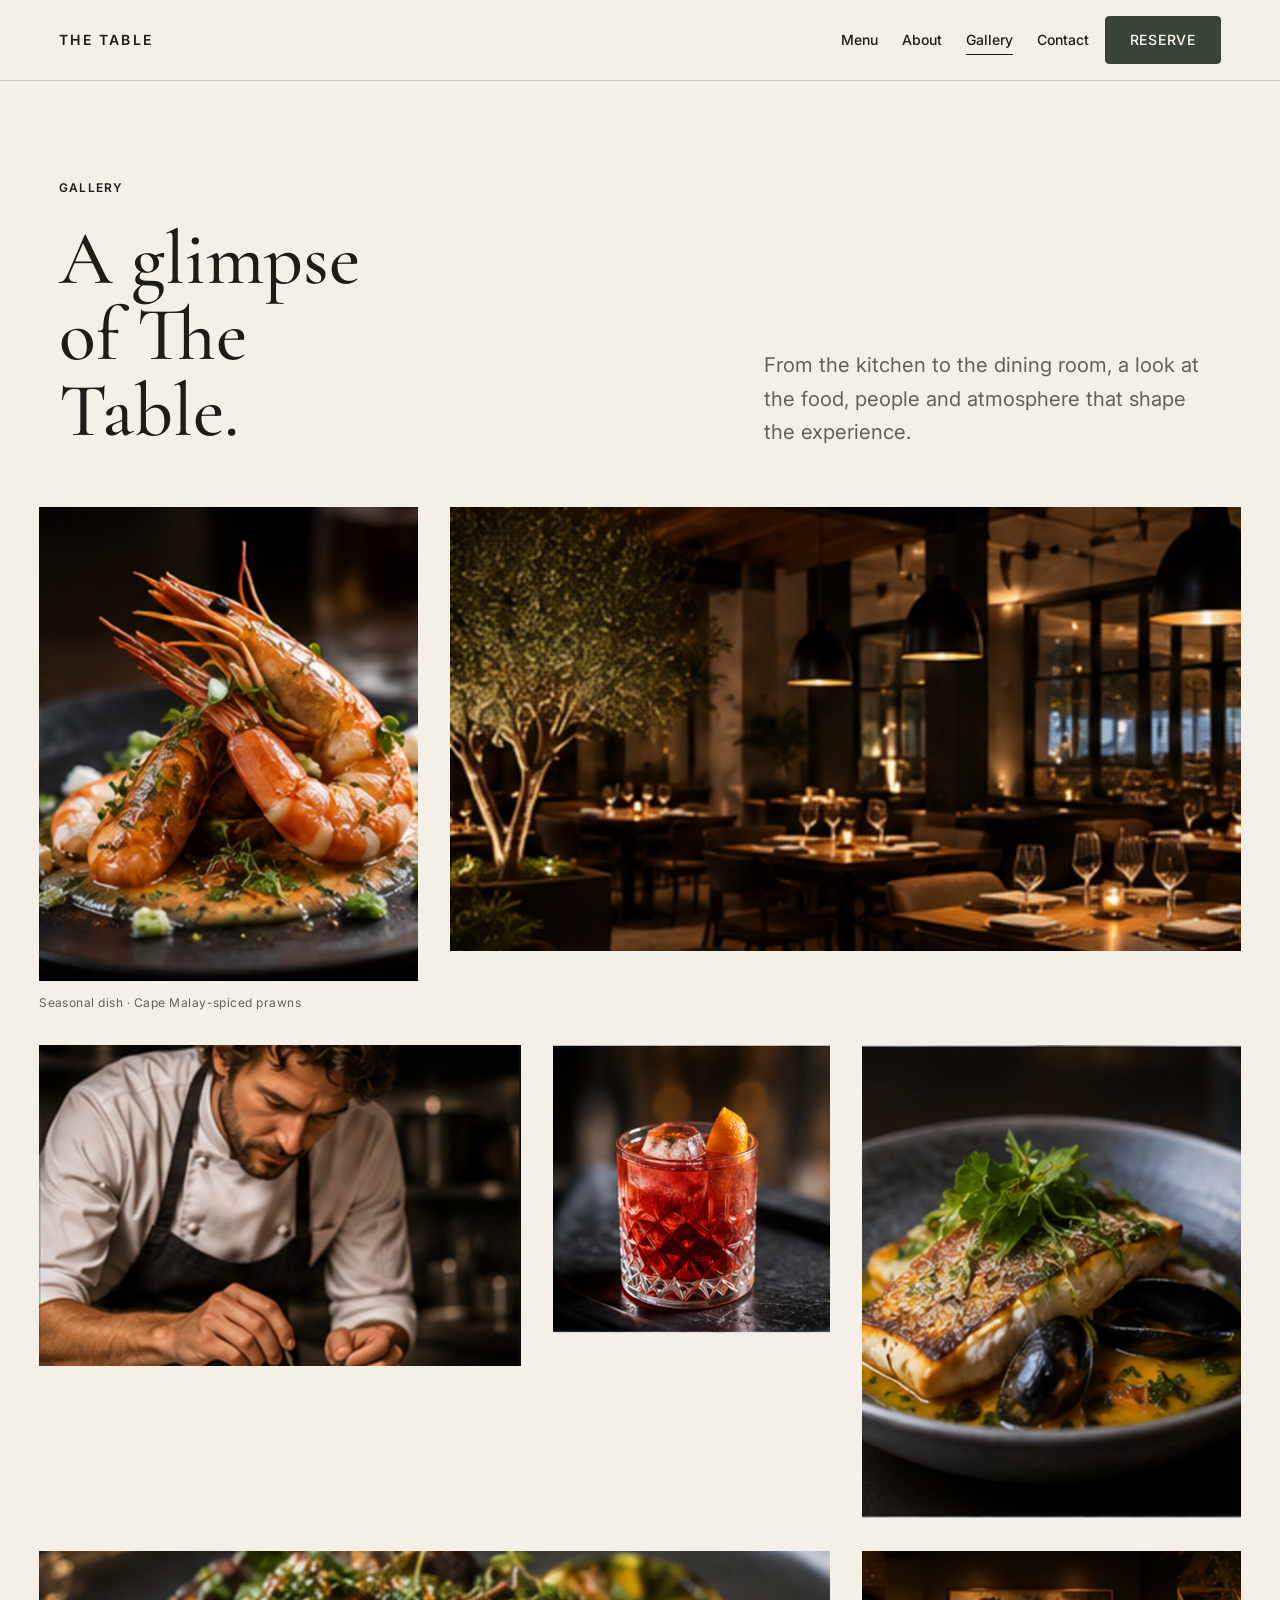
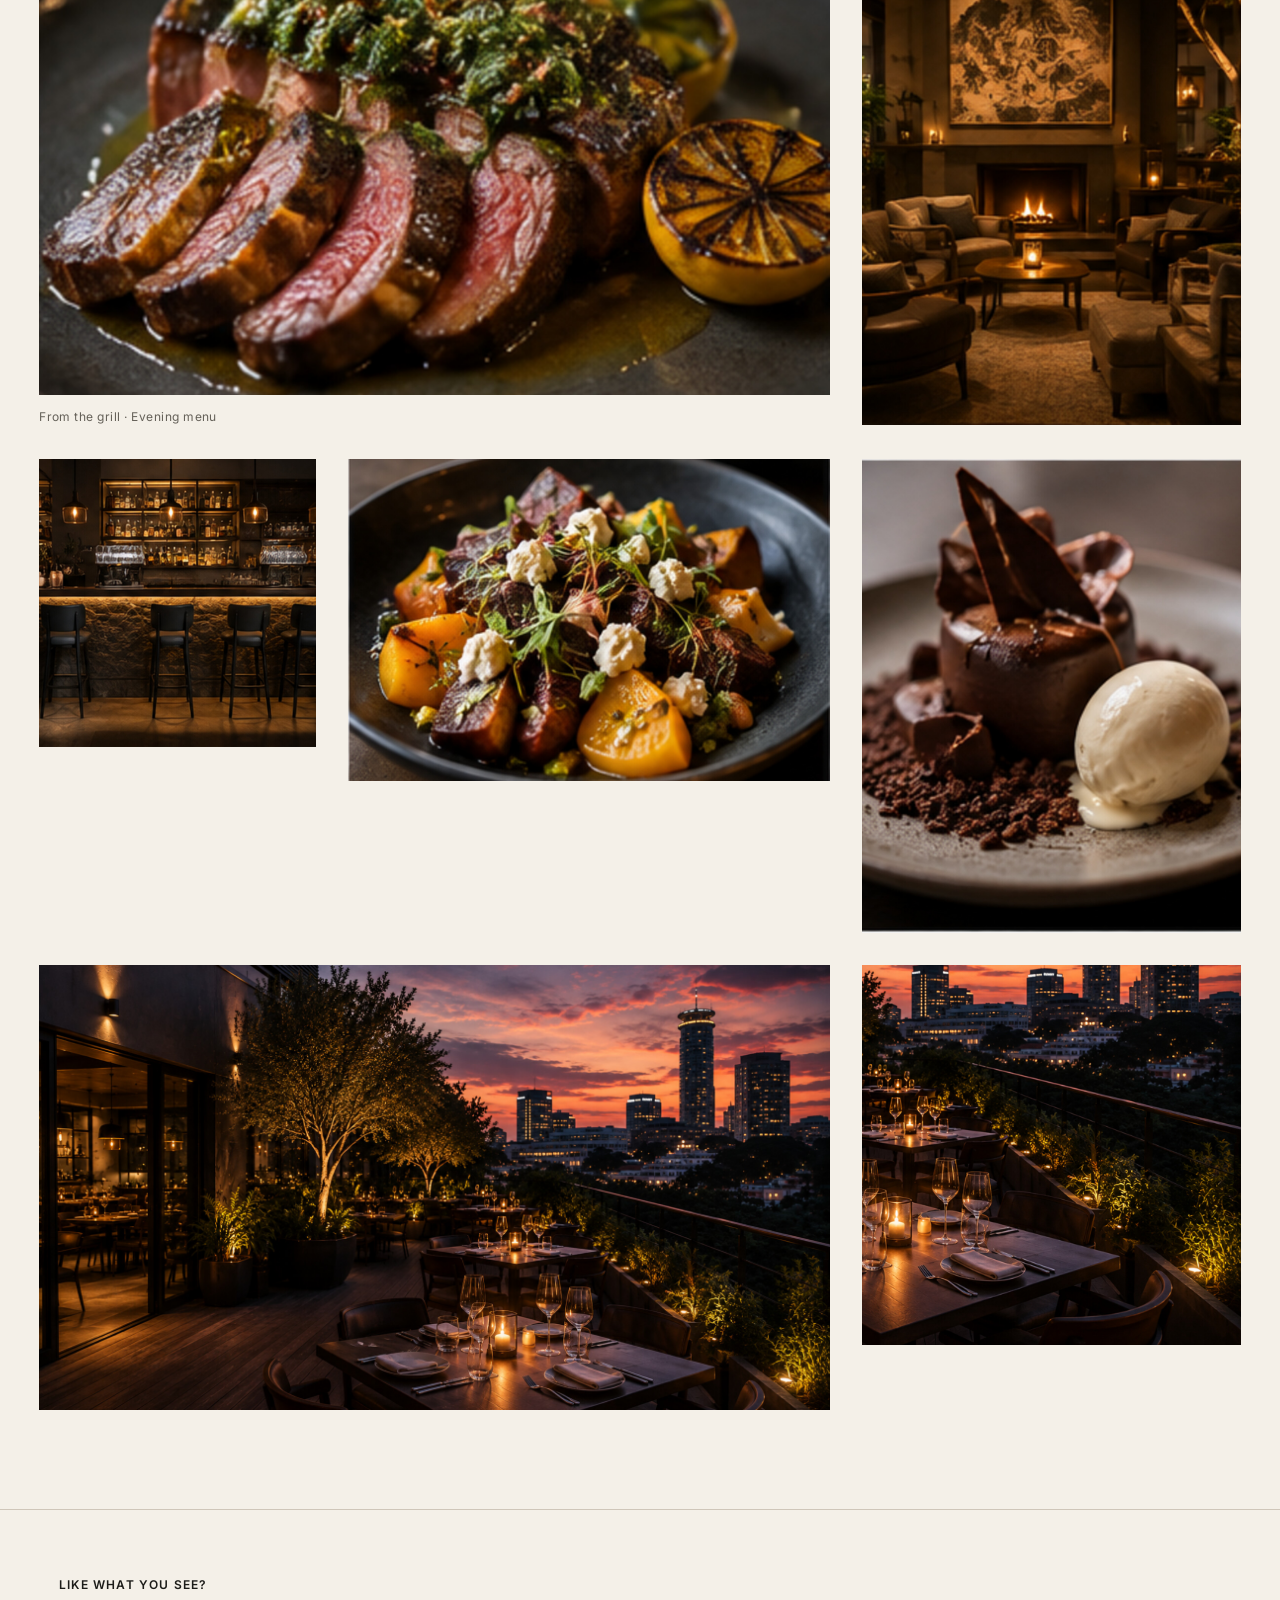
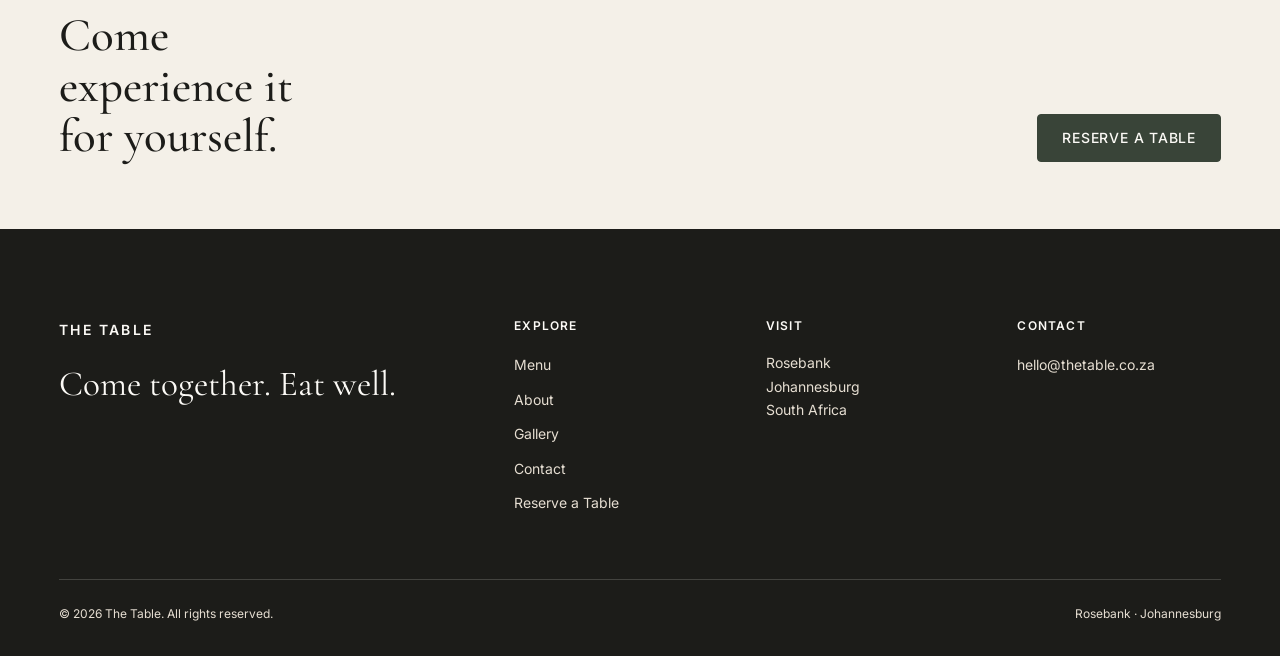
<file: gallery.html>
<!DOCTYPE html>
<html lang="en">
  <head>
    <meta charset="utf-8">
    <meta name="viewport" content="width=device-width, initial-scale=1">
    <meta name="description" content="See the food, people and atmosphere that shape the experience at The Table in Rosebank, Johannesburg.">
    <meta name="theme-color" content="#f4f0e8">
    <title>Gallery | The Table</title>

    <link rel="preconnect" href="https://fonts.googleapis.com">
    <link rel="preconnect" href="https://fonts.gstatic.com" crossorigin>
    <link href="https://fonts.googleapis.com/css2?family=Cormorant+Garamond:wght@400;500;600&family=Inter:wght@400;500;600&display=swap" rel="stylesheet">

    <link rel="stylesheet" href="css/reset.css">
    <link rel="stylesheet" href="css/tokens.css">
    <link rel="stylesheet" href="css/base.css">
    <link rel="stylesheet" href="css/layout.css">
    <link rel="stylesheet" href="css/components.css">
    <link rel="stylesheet" href="css/utilities.css">
    <link rel="stylesheet" href="css/pages/gallery.css">
  </head>

  <body>
    <a class="skip-link" href="#main-content">Skip to main content</a>

    <header class="site-header" data-site-header>
      <div class="container site-header__inner">
        <a class="site-header__brand" href="index.html" aria-label="The Table home">THE TABLE</a>

        <nav class="site-nav site-nav--desktop" aria-label="Primary navigation">
          <ul class="site-nav__list" role="list">
            <li><a class="site-nav__link" href="menu.html">Menu</a></li>
            <li><a class="site-nav__link" href="about.html">About</a></li>
            <li><a class="site-nav__link" href="gallery.html" aria-current="page">Gallery</a></li>
            <li><a class="site-nav__link" href="contact.html">Contact</a></li>
          </ul>
        </nav>

        <div class="site-header__actions site-header__actions--desktop">
          <a class="button button--primary" href="reservations.html">Reserve</a>
        </div>

        <details class="mobile-nav" data-mobile-nav>
          <summary class="mobile-nav__toggle" data-mobile-nav-toggle aria-label="Open site menu" aria-expanded="false" aria-controls="mobile-navigation-panel">
            <span class="mobile-nav__toggle-label mobile-nav__toggle-label--menu">Menu</span>
            <span class="mobile-nav__toggle-label mobile-nav__toggle-label--close">Close</span>
            <span class="mobile-nav__icon" aria-hidden="true">
              <span></span>
              <span></span>
            </span>
          </summary>

          <div class="mobile-nav__panel" id="mobile-navigation-panel" data-mobile-nav-panel aria-hidden="true">
            <div class="mobile-nav__panel-inner">
              <a class="mobile-nav__brand" href="index.html">THE TABLE</a>

              <nav aria-label="Mobile navigation">
                <ul class="mobile-nav__list" role="list">
              <li>
                <a class="mobile-nav__link" href="index.html">
                  <span class="mobile-nav__number">01</span>
                  <span>Home</span>
                </a>
              </li>
              <li>
                <a class="mobile-nav__link" href="menu.html">
                  <span class="mobile-nav__number">02</span>
                  <span>Menu</span>
                </a>
              </li>
              <li>
                <a class="mobile-nav__link" href="about.html">
                  <span class="mobile-nav__number">03</span>
                  <span>About</span>
                </a>
              </li>
              <li>
                <a class="mobile-nav__link" href="gallery.html" aria-current="page">
                  <span class="mobile-nav__number">04</span>
                  <span>Gallery</span>
                </a>
              </li>
              <li>
                <a class="mobile-nav__link" href="contact.html">
                  <span class="mobile-nav__number">05</span>
                  <span>Contact</span>
                </a>
              </li>
                </ul>
              </nav>

              <a class="button mobile-nav__reserve" href="reservations.html">Reserve a Table</a>

              <div class="mobile-nav__meta">
                <p>Rosebank · Johannesburg</p>
                <a href="mailto:hello@thetable.co.za">hello@thetable.co.za</a>
              </div>
            </div>
          </div>
        </details>
      </div>
    </header>

    <main id="main-content">
      <section class="gallery-intro section">
        <div class="container">
          <div class="gallery-intro__grid" data-reveal>
            <div class="stack stack--lg">
              <p class="eyebrow">Gallery</p>
              <h1>A glimpse of The Table.</h1>
            </div>

            <p class="gallery-intro__copy">
              From the kitchen to the dining room, a look at the food, people and atmosphere
              that shape the experience.
            </p>
          </div>
        </div>
      </section>

      <section class="gallery-section" aria-label="The Table gallery">
        <div class="container--wide">
          <div class="gallery-grid" data-gallery>
            <figure class="gallery-item gallery-item--portrait gallery-item--a" data-gallery-item tabindex="0" role="button" aria-label="Open Cape Malay-spiced prawns" data-gallery-label="Cape Malay-spiced prawns" data-gallery-caption="Seasonal dish · Cape Malay-spiced prawns">
              <img class="gallery-item__media" src="assets/images/gallery/gallery-01-signature-dish.jpg" alt="Cape Malay-spiced prawns with herbs and citrus" loading="lazy" decoding="async">
              <figcaption>Seasonal dish · Cape Malay-spiced prawns</figcaption>
            </figure>

            <figure class="gallery-item gallery-item--wide gallery-item--b" data-gallery-item tabindex="0" role="button" aria-label="Open Dining room at evening service" data-gallery-label="Dining room at evening service" data-gallery-caption="Dining room · Evening service">
              <img class="gallery-item__media" src="assets/images/gallery/gallery-02-dining-room.jpg" alt="Warm dining room prepared for evening service" loading="lazy" decoding="async">
            </figure>

            <figure class="gallery-item gallery-item--landscape gallery-item--c" data-gallery-item tabindex="0" role="button" aria-label="Open Chef at work" data-gallery-label="Chef at work" data-gallery-caption="In the kitchen · During service">
              <img class="gallery-item__media" src="assets/images/gallery/gallery-03-chef-service.jpg" alt="Chef plating a dish during service" loading="lazy" decoding="async">
            </figure>

            <figure class="gallery-item gallery-item--square gallery-item--d" data-gallery-item tabindex="0" role="button" aria-label="Open Signature cocktail" data-gallery-label="Signature cocktail" data-gallery-caption="Signature cocktail · Bar">
              <img class="gallery-item__media" src="assets/images/gallery/gallery-04-cocktail.jpg" alt="Ruby cocktail with citrus garnish" loading="lazy" decoding="async">
            </figure>

            <figure class="gallery-item gallery-item--portrait gallery-item--e" data-gallery-item tabindex="0" role="button" aria-label="Open Market line fish" data-gallery-label="Market line fish" data-gallery-caption="From the kitchen · Market fish">
              <img class="gallery-item__media" src="assets/images/gallery/gallery-05-fish.jpg" alt="Pan-roasted fish with mussels and herb sauce" loading="lazy" decoding="async">
            </figure>

            <figure class="gallery-item gallery-item--wide gallery-item--f" data-gallery-item tabindex="0" role="button" aria-label="Open Grilled meat course" data-gallery-label="Grilled meat course" data-gallery-caption="From the grill · Evening menu">
              <img class="gallery-item__media" src="assets/images/gallery/gallery-06-steak.jpg" alt="Sliced grilled meat with herbs and charred citrus" loading="lazy" decoding="async">
              <figcaption>From the grill · Evening menu</figcaption>
            </figure>

            <figure class="gallery-item gallery-item--portrait gallery-item--g" data-gallery-item tabindex="0" role="button" aria-label="Open Restaurant lounge" data-gallery-label="Restaurant lounge" data-gallery-caption="Interior · Lounge">
              <img class="gallery-item__media" src="assets/images/gallery/gallery-07-lounge.jpg" alt="Warm lounge seating around a fireplace" loading="lazy" decoding="async">
            </figure>

            <figure class="gallery-item gallery-item--square gallery-item--h" data-gallery-item tabindex="0" role="button" aria-label="Open The bar" data-gallery-label="The bar" data-gallery-caption="Interior · Bar">
              <img class="gallery-item__media" src="assets/images/gallery/gallery-08-bar.jpg" alt="Backlit restaurant bar and high stools" loading="lazy" decoding="async">
            </figure>

            <figure class="gallery-item gallery-item--landscape gallery-item--i" data-gallery-item tabindex="0" role="button" aria-label="Open Seasonal vegetable plate" data-gallery-label="Seasonal vegetable plate" data-gallery-caption="Seasonal produce · From the kitchen">
              <img class="gallery-item__media" src="assets/images/gallery/gallery-09-seasonal-plate.jpg" alt="Colourful seasonal vegetable dish with greens" loading="lazy" decoding="async">
            </figure>

            <figure class="gallery-item gallery-item--portrait gallery-item--j" data-gallery-item tabindex="0" role="button" aria-label="Open Chocolate dessert" data-gallery-label="Chocolate dessert" data-gallery-caption="Dessert · Chocolate and vanilla">
              <img class="gallery-item__media" src="assets/images/gallery/gallery-10-dessert.jpg" alt="Chocolate dessert with vanilla ice cream" loading="lazy" decoding="async">
            </figure>

            <figure class="gallery-item gallery-item--wide gallery-item--k" data-gallery-item tabindex="0" role="button" aria-label="Open Rosebank evening terrace" data-gallery-label="Rosebank evening terrace" data-gallery-caption="Rosebank · Johannesburg">
              <img class="gallery-item__media" src="assets/images/gallery/gallery-11-exterior.jpg" alt="Restaurant terrace overlooking Johannesburg at dusk" loading="lazy" decoding="async">
            </figure>

            <figure class="gallery-item gallery-item--square gallery-item--l" data-gallery-item tabindex="0" role="button" aria-label="Open Evening table detail" data-gallery-label="Evening table detail" data-gallery-caption="Evening detail · Candlelight">
              <img class="gallery-item__media" src="assets/images/gallery/gallery-12-terrace.jpg" alt="Candlelit table on the evening terrace" loading="lazy" decoding="async">
            </figure>
          </div>
        </div>
      </section>

      <section class="gallery-cta section--compact">
        <div class="container">
          <div class="gallery-cta__inner" data-reveal>
            <div class="stack stack--md">
              <p class="eyebrow">Like what you see?</p>
              <h2>Come experience it for yourself.</h2>
            </div>
            <a class="button button--primary" href="reservations.html">Reserve a Table</a>
          </div>
        </div>
      </section>

      <dialog class="lightbox" data-lightbox aria-label="Gallery image viewer">
        <div class="lightbox__shell">
          <div class="lightbox__topbar">
            <p class="lightbox__counter" data-lightbox-counter aria-live="polite">1 / 12</p>
            <button class="lightbox__close" type="button" data-lightbox-close aria-label="Close gallery viewer">
              Close
            </button>
          </div>

          <img class="lightbox__media" data-lightbox-media src="assets/images/gallery/gallery-01-signature-dish.jpg" alt="">

          <div class="lightbox__footer">
            <button class="lightbox__nav" type="button" data-lightbox-previous aria-label="Previous gallery image">
              <span aria-hidden="true">←</span>
              Previous
            </button>

            <p class="lightbox__caption" data-lightbox-caption></p>

            <button class="lightbox__nav" type="button" data-lightbox-next aria-label="Next gallery image">
              Next
              <span aria-hidden="true">→</span>
            </button>
          </div>
        </div>
      </dialog>

    </main>

    <footer class="site-footer">
      <div class="container site-footer__inner">
        <div class="site-footer__grid">
          <div class="site-footer__brand">
            <a class="site-footer__wordmark" href="index.html">THE TABLE</a>
            <p class="site-footer__tagline">Come together. Eat well.</p>
          </div>

          <div>
            <p class="site-footer__heading">Explore</p>
            <ul class="site-footer__list" role="list">
              <li><a class="site-footer__link" href="menu.html">Menu</a></li>
              <li><a class="site-footer__link" href="about.html">About</a></li>
              <li><a class="site-footer__link" href="gallery.html">Gallery</a></li>
              <li><a class="site-footer__link" href="contact.html">Contact</a></li>
              <li><a class="site-footer__link" href="reservations.html">Reserve a Table</a></li>
            </ul>
          </div>

          <div>
            <p class="site-footer__heading">Visit</p>
            <address class="site-footer__text">
              Rosebank<br>
              Johannesburg<br>
              South Africa
            </address>
          </div>

          <div>
            <p class="site-footer__heading">Contact</p>
            <ul class="site-footer__list" role="list">
              <li><a class="site-footer__link" href="mailto:hello@thetable.co.za">hello@thetable.co.za</a></li>
            </ul>
          </div>
        </div>

        <div class="site-footer__legal">
          <p>&copy; 2026 The Table. All rights reserved.</p>
          <p>Rosebank · Johannesburg</p>
        </div>
      </div>
    </footer>
    <script type="module" src="js/main.js"></script>
    <script defer src="js/gallery-fallback.js"></script>
  </body>
</html>
</file>
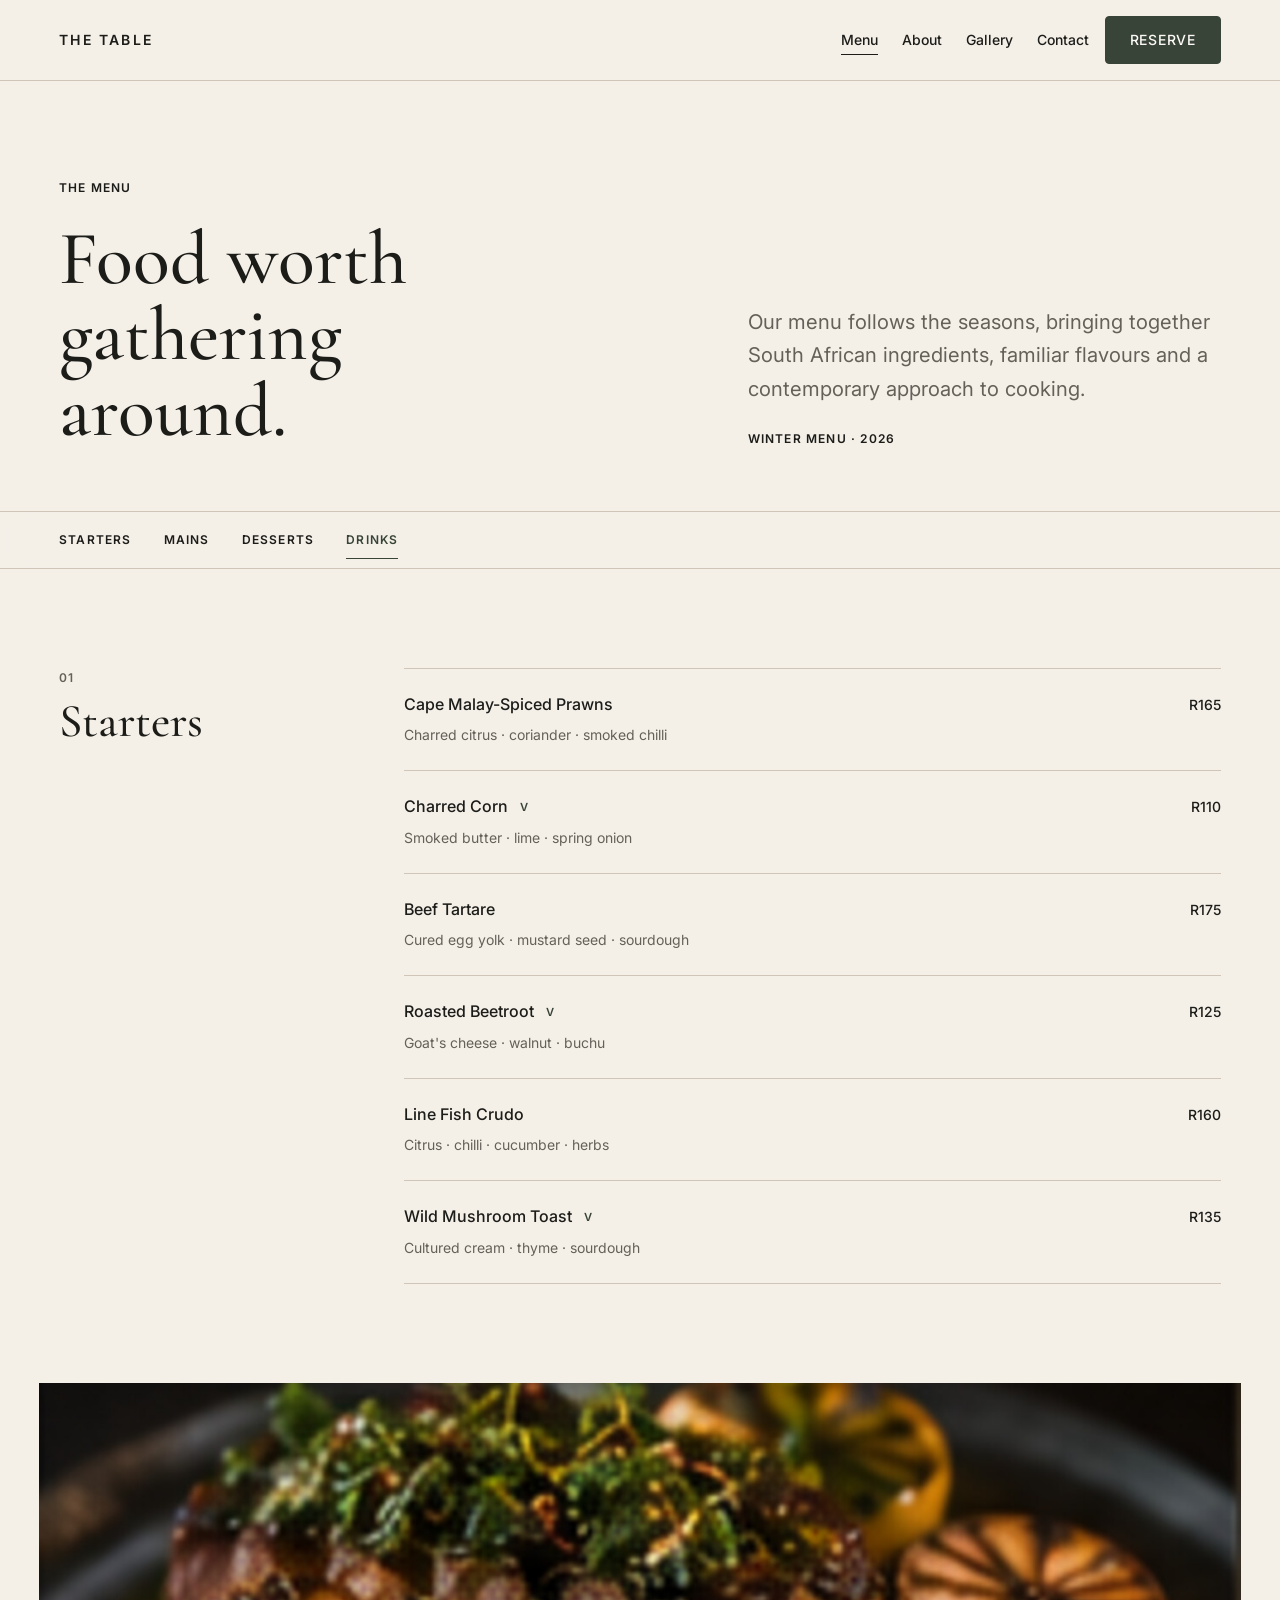
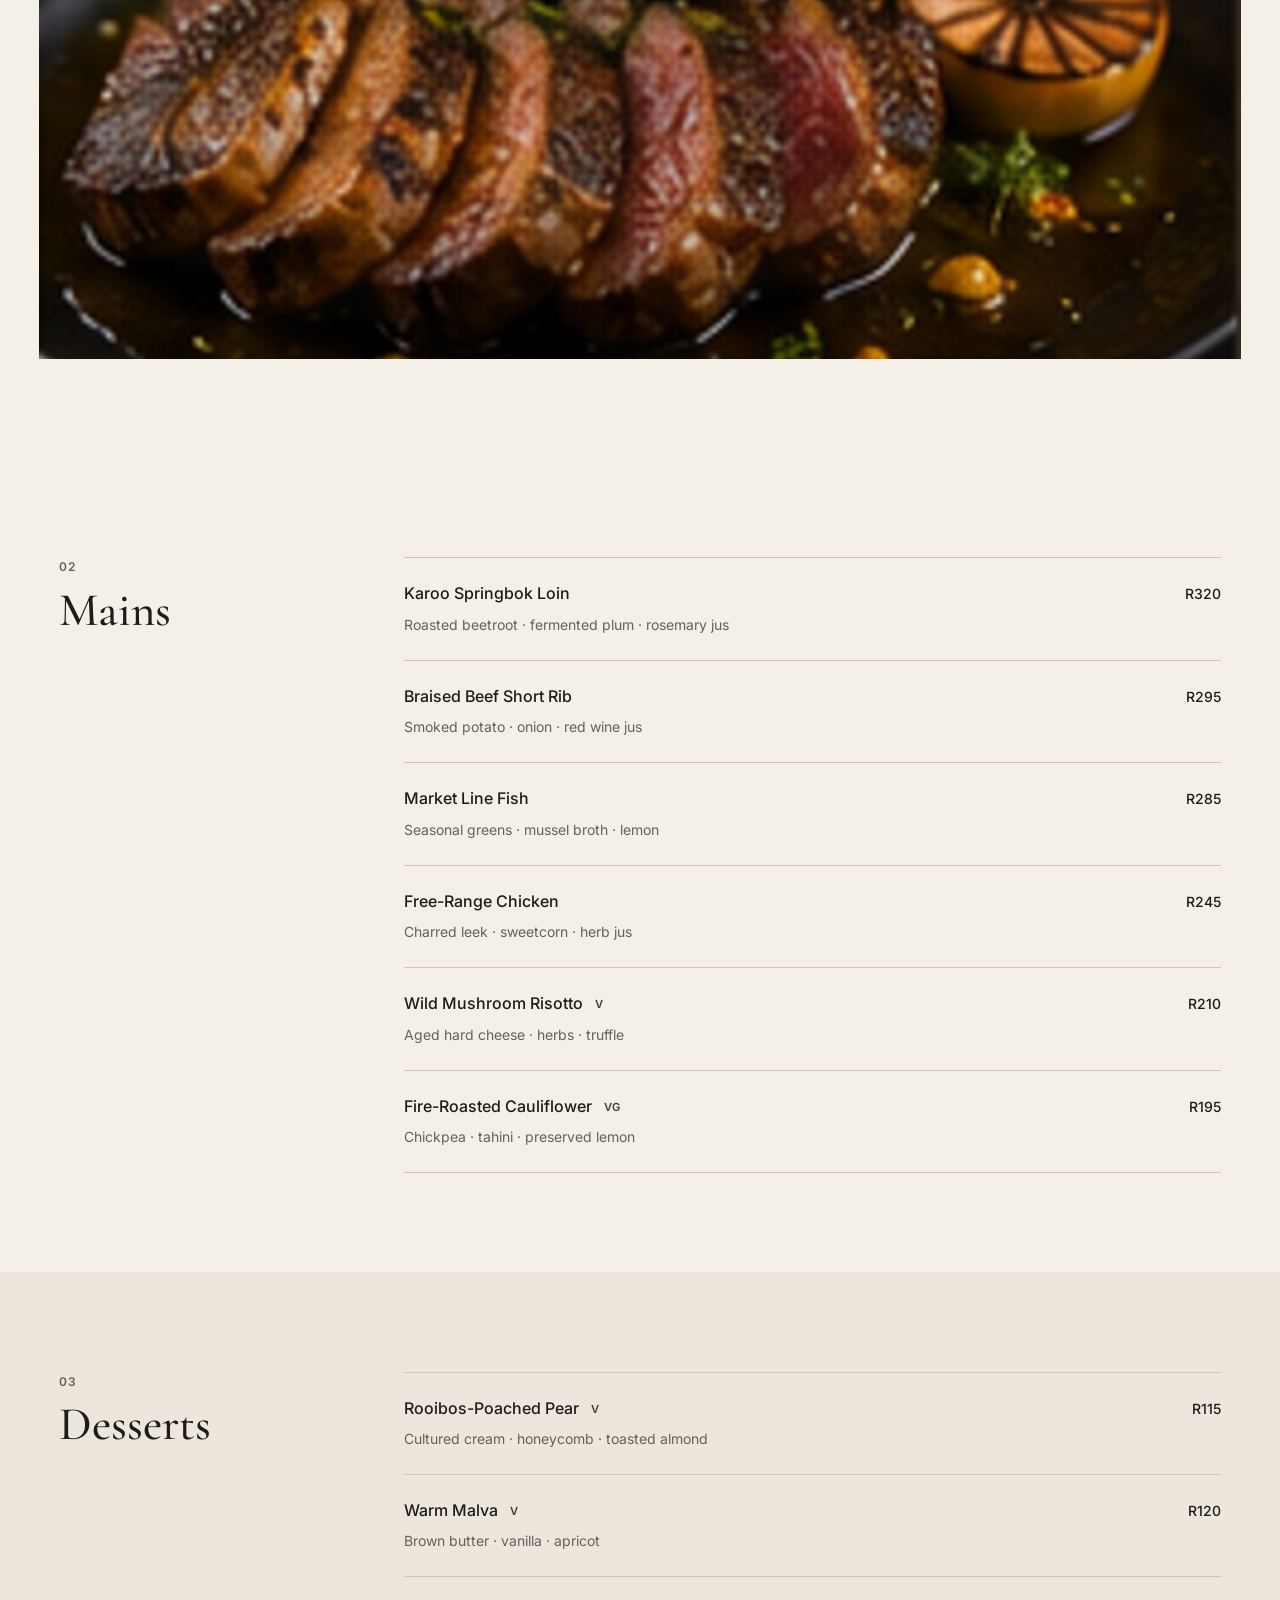
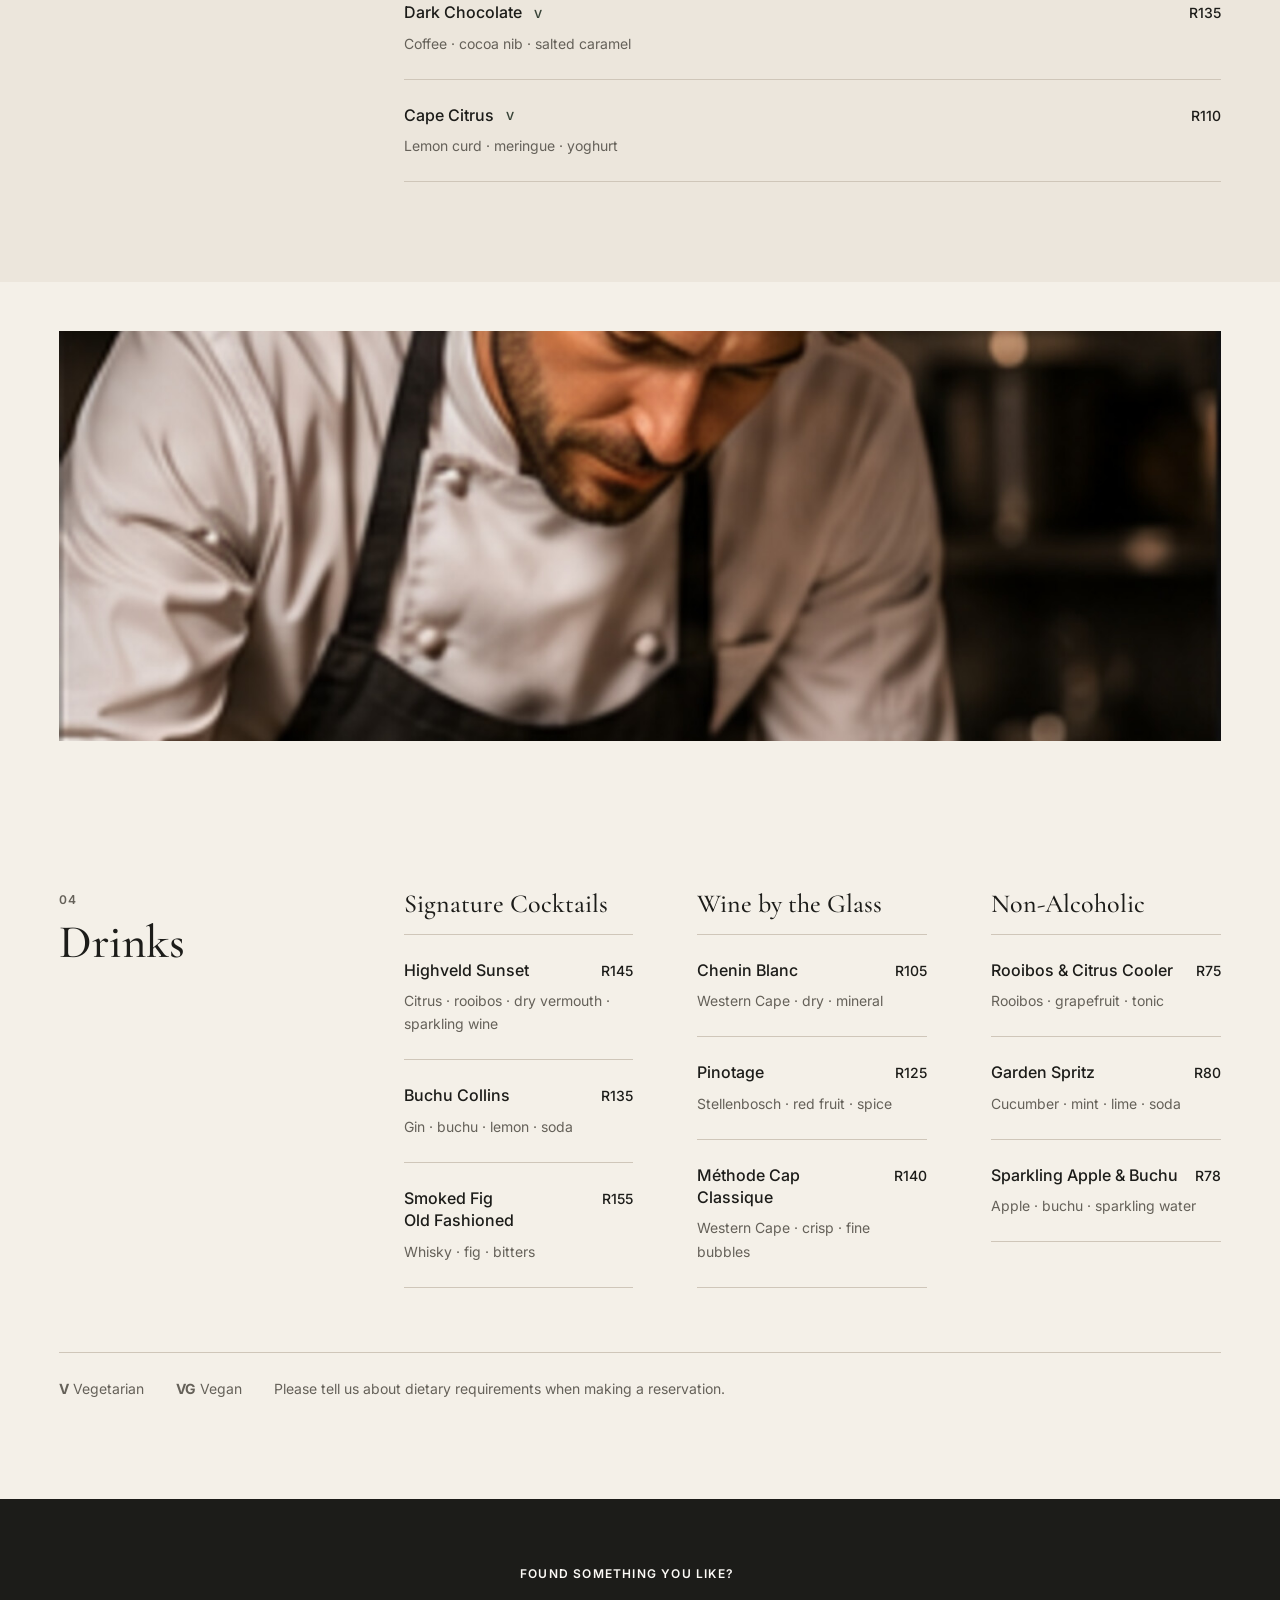
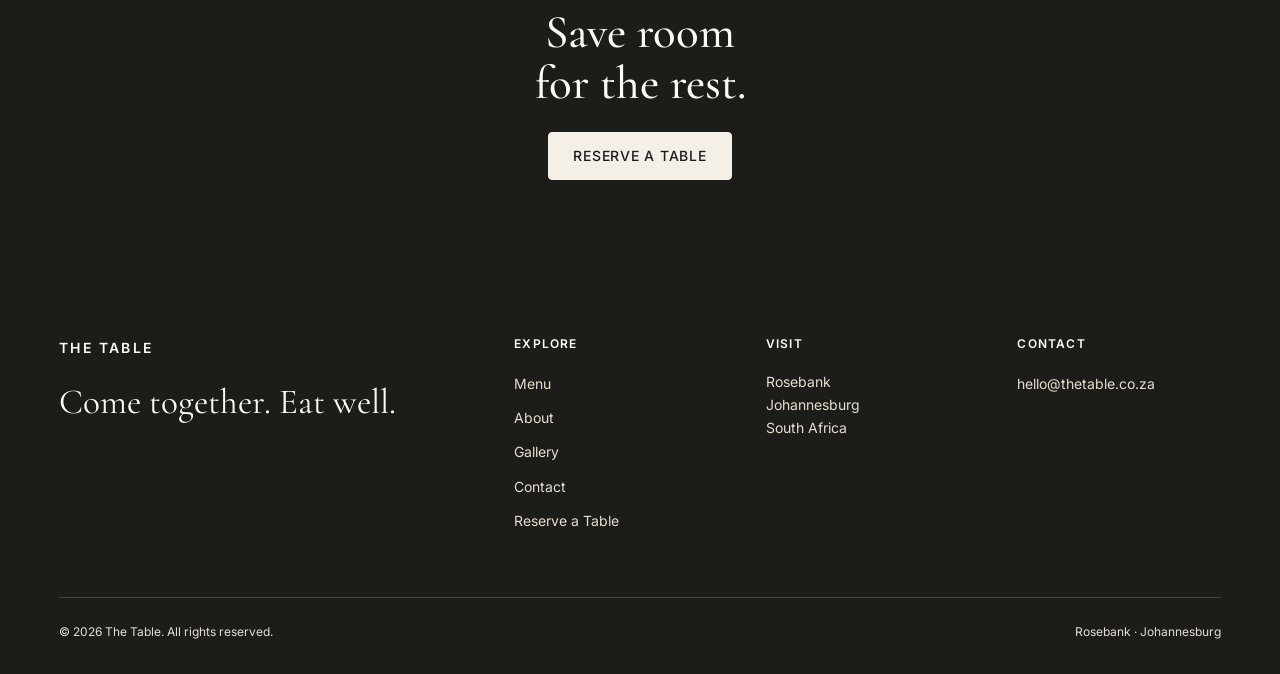
<file: menu.html>
<!DOCTYPE html>
<html lang="en">
  <head>
    <meta charset="utf-8">
    <meta name="viewport" content="width=device-width, initial-scale=1">
    <meta name="description" content="Explore the seasonal menu at The Table in Rosebank, Johannesburg.">
    <meta name="theme-color" content="#f4f0e8">
    <title>Menu | The Table</title>

    <link rel="preconnect" href="https://fonts.googleapis.com">
    <link rel="preconnect" href="https://fonts.gstatic.com" crossorigin>
    <link href="https://fonts.googleapis.com/css2?family=Cormorant+Garamond:wght@400;500;600&family=Inter:wght@400;500;600&display=swap" rel="stylesheet">

    <link rel="stylesheet" href="css/reset.css">
    <link rel="stylesheet" href="css/tokens.css">
    <link rel="stylesheet" href="css/base.css">
    <link rel="stylesheet" href="css/layout.css">
    <link rel="stylesheet" href="css/components.css">
    <link rel="stylesheet" href="css/utilities.css">
    <link rel="stylesheet" href="css/pages/menu.css">
  </head>

  <body>
    <a class="skip-link" href="#main-content">Skip to main content</a>

    <header class="site-header" data-site-header>
      <div class="container site-header__inner">
        <a class="site-header__brand" href="index.html" aria-label="The Table home">THE TABLE</a>

        <nav class="site-nav site-nav--desktop" aria-label="Primary navigation">
          <ul class="site-nav__list" role="list">
            <li><a class="site-nav__link" href="menu.html" aria-current="page">Menu</a></li>
            <li><a class="site-nav__link" href="about.html">About</a></li>
            <li><a class="site-nav__link" href="gallery.html">Gallery</a></li>
            <li><a class="site-nav__link" href="contact.html">Contact</a></li>
          </ul>
        </nav>

        <div class="site-header__actions site-header__actions--desktop">
          <a class="button button--primary" href="reservations.html">Reserve</a>
        </div>

        <details class="mobile-nav" data-mobile-nav>
          <summary class="mobile-nav__toggle" data-mobile-nav-toggle aria-label="Open site menu" aria-expanded="false" aria-controls="mobile-navigation-panel">
            <span class="mobile-nav__toggle-label mobile-nav__toggle-label--menu">Menu</span>
            <span class="mobile-nav__toggle-label mobile-nav__toggle-label--close">Close</span>
            <span class="mobile-nav__icon" aria-hidden="true">
              <span></span>
              <span></span>
            </span>
          </summary>

          <div class="mobile-nav__panel" id="mobile-navigation-panel" data-mobile-nav-panel aria-hidden="true">
            <div class="mobile-nav__panel-inner">
              <a class="mobile-nav__brand" href="index.html">THE TABLE</a>

              <nav aria-label="Mobile navigation">
                <ul class="mobile-nav__list" role="list">
              <li>
                <a class="mobile-nav__link" href="index.html">
                  <span class="mobile-nav__number">01</span>
                  <span>Home</span>
                </a>
              </li>
              <li>
                <a class="mobile-nav__link" href="menu.html" aria-current="page">
                  <span class="mobile-nav__number">02</span>
                  <span>Menu</span>
                </a>
              </li>
              <li>
                <a class="mobile-nav__link" href="about.html">
                  <span class="mobile-nav__number">03</span>
                  <span>About</span>
                </a>
              </li>
              <li>
                <a class="mobile-nav__link" href="gallery.html">
                  <span class="mobile-nav__number">04</span>
                  <span>Gallery</span>
                </a>
              </li>
              <li>
                <a class="mobile-nav__link" href="contact.html">
                  <span class="mobile-nav__number">05</span>
                  <span>Contact</span>
                </a>
              </li>
                </ul>
              </nav>

              <a class="button mobile-nav__reserve" href="reservations.html">Reserve a Table</a>

              <div class="mobile-nav__meta">
                <p>Rosebank · Johannesburg</p>
                <a href="mailto:hello@thetable.co.za">hello@thetable.co.za</a>
              </div>
            </div>
          </div>
        </details>
      </div>
    </header>

    <main id="main-content">
      <section class="menu-intro section">
        <div class="container">
          <div class="menu-intro__grid" data-reveal>
            <div class="stack stack--lg">
              <p class="eyebrow">The Menu</p>
              <h1>Food worth gathering around.</h1>
            </div>

            <div class="menu-intro__support stack stack--lg">
              <p class="menu-intro__copy">
                Our menu follows the seasons, bringing together South African ingredients,
                familiar flavours and a contemporary approach to cooking.
              </p>
              <p class="menu-intro__season">Winter Menu · 2026</p>
            </div>
          </div>
        </div>
      </section>

      <nav class="menu-categories" aria-label="Menu categories" data-menu-category-nav>
        <div class="container">
          <ul class="menu-categories__list" role="list">
            <li><a href="#starters" data-menu-category-link>Starters</a></li>
            <li><a href="#mains" data-menu-category-link>Mains</a></li>
            <li><a href="#desserts" data-menu-category-link>Desserts</a></li>
            <li><a href="#drinks" data-menu-category-link>Drinks</a></li>
          </ul>
        </div>
      </nav>

      <section class="menu-section section" id="starters" data-menu-category-section aria-labelledby="starters-title">
        <div class="container">
          <div class="menu-section__grid">
            <div class="menu-section__heading">
              <p class="menu-section__number">01</p>
              <h2 id="starters-title">Starters</h2>
            </div>

            <div class="menu-list">
              <article class="menu-item">
                <div class="menu-item__header">
                  <h3 class="menu-item__name">Cape Malay-Spiced Prawns</h3>
                  <p class="menu-item__price">R165</p>
                </div>
                <p class="menu-item__description">Charred citrus · coriander · smoked chilli</p>
              </article>

              <article class="menu-item">
                <div class="menu-item__header">
                  <h3 class="menu-item__name">Charred Corn <span class="menu-item__dietary">V</span></h3>
                  <p class="menu-item__price">R110</p>
                </div>
                <p class="menu-item__description">Smoked butter · lime · spring onion</p>
              </article>

              <article class="menu-item">
                <div class="menu-item__header">
                  <h3 class="menu-item__name">Beef Tartare</h3>
                  <p class="menu-item__price">R175</p>
                </div>
                <p class="menu-item__description">Cured egg yolk · mustard seed · sourdough</p>
              </article>

              <article class="menu-item">
                <div class="menu-item__header">
                  <h3 class="menu-item__name">Roasted Beetroot <span class="menu-item__dietary">V</span></h3>
                  <p class="menu-item__price">R125</p>
                </div>
                <p class="menu-item__description">Goat's cheese · walnut · buchu</p>
              </article>

              <article class="menu-item">
                <div class="menu-item__header">
                  <h3 class="menu-item__name">Line Fish Crudo</h3>
                  <p class="menu-item__price">R160</p>
                </div>
                <p class="menu-item__description">Citrus · chilli · cucumber · herbs</p>
              </article>

              <article class="menu-item">
                <div class="menu-item__header">
                  <h3 class="menu-item__name">Wild Mushroom Toast <span class="menu-item__dietary">V</span></h3>
                  <p class="menu-item__price">R135</p>
                </div>
                <p class="menu-item__description">Cultured cream · thyme · sourdough</p>
              </article>
            </div>
          </div>
        </div>
      </section>

      <section class="menu-media" aria-label="Seasonal dish visual">
        <div class="container--wide">
          <figure class="menu-media__surface" data-reveal>
            <img src="assets/images/menu/menu-editorial-food.jpg" alt="Seasonal South African dish plated with vegetables and herbs" loading="lazy" decoding="async">
          </figure>
        </div>
      </section>

      <section class="menu-section section" id="mains" data-menu-category-section aria-labelledby="mains-title">
        <div class="container">
          <div class="menu-section__grid">
            <div class="menu-section__heading">
              <p class="menu-section__number">02</p>
              <h2 id="mains-title">Mains</h2>
            </div>

            <div class="menu-list">
              <article class="menu-item">
                <div class="menu-item__header">
                  <h3 class="menu-item__name">Karoo Springbok Loin</h3>
                  <p class="menu-item__price">R320</p>
                </div>
                <p class="menu-item__description">Roasted beetroot · fermented plum · rosemary jus</p>
              </article>

              <article class="menu-item">
                <div class="menu-item__header">
                  <h3 class="menu-item__name">Braised Beef Short Rib</h3>
                  <p class="menu-item__price">R295</p>
                </div>
                <p class="menu-item__description">Smoked potato · onion · red wine jus</p>
              </article>

              <article class="menu-item">
                <div class="menu-item__header">
                  <h3 class="menu-item__name">Market Line Fish</h3>
                  <p class="menu-item__price">R285</p>
                </div>
                <p class="menu-item__description">Seasonal greens · mussel broth · lemon</p>
              </article>

              <article class="menu-item">
                <div class="menu-item__header">
                  <h3 class="menu-item__name">Free-Range Chicken</h3>
                  <p class="menu-item__price">R245</p>
                </div>
                <p class="menu-item__description">Charred leek · sweetcorn · herb jus</p>
              </article>

              <article class="menu-item">
                <div class="menu-item__header">
                  <h3 class="menu-item__name">Wild Mushroom Risotto <span class="menu-item__dietary">V</span></h3>
                  <p class="menu-item__price">R210</p>
                </div>
                <p class="menu-item__description">Aged hard cheese · herbs · truffle</p>
              </article>

              <article class="menu-item">
                <div class="menu-item__header">
                  <h3 class="menu-item__name">Fire-Roasted Cauliflower <span class="menu-item__dietary">VG</span></h3>
                  <p class="menu-item__price">R195</p>
                </div>
                <p class="menu-item__description">Chickpea · tahini · preserved lemon</p>
              </article>
            </div>
          </div>
        </div>
      </section>

      <section class="menu-section menu-section--surface section" id="desserts" data-menu-category-section aria-labelledby="desserts-title">
        <div class="container">
          <div class="menu-section__grid">
            <div class="menu-section__heading">
              <p class="menu-section__number">03</p>
              <h2 id="desserts-title">Desserts</h2>
            </div>

            <div class="menu-list">
              <article class="menu-item">
                <div class="menu-item__header">
                  <h3 class="menu-item__name">Rooibos-Poached Pear <span class="menu-item__dietary">V</span></h3>
                  <p class="menu-item__price">R115</p>
                </div>
                <p class="menu-item__description">Cultured cream · honeycomb · toasted almond</p>
              </article>

              <article class="menu-item">
                <div class="menu-item__header">
                  <h3 class="menu-item__name">Warm Malva <span class="menu-item__dietary">V</span></h3>
                  <p class="menu-item__price">R120</p>
                </div>
                <p class="menu-item__description">Brown butter · vanilla · apricot</p>
              </article>

              <article class="menu-item">
                <div class="menu-item__header">
                  <h3 class="menu-item__name">Dark Chocolate <span class="menu-item__dietary">V</span></h3>
                  <p class="menu-item__price">R135</p>
                </div>
                <p class="menu-item__description">Coffee · cocoa nib · salted caramel</p>
              </article>

              <article class="menu-item">
                <div class="menu-item__header">
                  <h3 class="menu-item__name">Cape Citrus <span class="menu-item__dietary">V</span></h3>
                  <p class="menu-item__price">R110</p>
                </div>
                <p class="menu-item__description">Lemon curd · meringue · yoghurt</p>
              </article>
            </div>
          </div>
        </div>
      </section>

      <section class="menu-media menu-media--compact" aria-label="Kitchen and service visual">
        <div class="container">
          <figure class="menu-media__surface menu-media__surface--dark" data-reveal>
            <img src="assets/images/menu/menu-kitchen-service.jpg" alt="Chef working at the pass during evening service" loading="lazy" decoding="async">
          </figure>
        </div>
      </section>

      <section class="menu-section section" id="drinks" data-menu-category-section aria-labelledby="drinks-title">
        <div class="container">
          <div class="menu-section__grid">
            <div class="menu-section__heading">
              <p class="menu-section__number">04</p>
              <h2 id="drinks-title">Drinks</h2>
            </div>

            <div class="menu-list menu-list--drinks">
              <div class="drink-group">
                <h3 class="drink-group__title">Signature Cocktails</h3>

                <article class="menu-item">
                  <div class="menu-item__header">
                    <h4 class="menu-item__name">Highveld Sunset</h4>
                    <p class="menu-item__price">R145</p>
                  </div>
                  <p class="menu-item__description">Citrus · rooibos · dry vermouth · sparkling wine</p>
                </article>

                <article class="menu-item">
                  <div class="menu-item__header">
                    <h4 class="menu-item__name">Buchu Collins</h4>
                    <p class="menu-item__price">R135</p>
                  </div>
                  <p class="menu-item__description">Gin · buchu · lemon · soda</p>
                </article>

                <article class="menu-item">
                  <div class="menu-item__header">
                    <h4 class="menu-item__name">Smoked Fig Old Fashioned</h4>
                    <p class="menu-item__price">R155</p>
                  </div>
                  <p class="menu-item__description">Whisky · fig · bitters</p>
                </article>
              </div>

              <div class="drink-group">
                <h3 class="drink-group__title">Wine by the Glass</h3>

                <article class="menu-item">
                  <div class="menu-item__header">
                    <h4 class="menu-item__name">Chenin Blanc</h4>
                    <p class="menu-item__price">R105</p>
                  </div>
                  <p class="menu-item__description">Western Cape · dry · mineral</p>
                </article>

                <article class="menu-item">
                  <div class="menu-item__header">
                    <h4 class="menu-item__name">Pinotage</h4>
                    <p class="menu-item__price">R125</p>
                  </div>
                  <p class="menu-item__description">Stellenbosch · red fruit · spice</p>
                </article>

                <article class="menu-item">
                  <div class="menu-item__header">
                    <h4 class="menu-item__name">Méthode Cap Classique</h4>
                    <p class="menu-item__price">R140</p>
                  </div>
                  <p class="menu-item__description">Western Cape · crisp · fine bubbles</p>
                </article>
              </div>

              <div class="drink-group">
                <h3 class="drink-group__title">Non-Alcoholic</h3>

                <article class="menu-item">
                  <div class="menu-item__header">
                    <h4 class="menu-item__name">Rooibos &amp; Citrus Cooler</h4>
                    <p class="menu-item__price">R75</p>
                  </div>
                  <p class="menu-item__description">Rooibos · grapefruit · tonic</p>
                </article>

                <article class="menu-item">
                  <div class="menu-item__header">
                    <h4 class="menu-item__name">Garden Spritz</h4>
                    <p class="menu-item__price">R80</p>
                  </div>
                  <p class="menu-item__description">Cucumber · mint · lime · soda</p>
                </article>

                <article class="menu-item">
                  <div class="menu-item__header">
                    <h4 class="menu-item__name">Sparkling Apple &amp; Buchu</h4>
                    <p class="menu-item__price">R78</p>
                  </div>
                  <p class="menu-item__description">Apple · buchu · sparkling water</p>
                </article>
              </div>
            </div>
          </div>

          <div class="menu-legend" aria-label="Dietary key">
            <p><strong>V</strong> Vegetarian</p>
            <p><strong>VG</strong> Vegan</p>
            <p class="menu-legend__note">Please tell us about dietary requirements when making a reservation.</p>
          </div>
        </div>
      </section>

      <section class="menu-cta section--dark section--compact" data-reveal>
        <div class="container--reading text-center">
          <div class="stack stack--lg">
            <p class="eyebrow">Found something you like?</p>
            <h2>Save room for the rest.</h2>
            <div>
              <a class="button button--primary menu-cta__button" href="reservations.html">Reserve a Table</a>
            </div>
          </div>
        </div>
      </section>
    </main>

    <footer class="site-footer">
      <div class="container site-footer__inner">
        <div class="site-footer__grid">
          <div class="site-footer__brand">
            <a class="site-footer__wordmark" href="index.html">THE TABLE</a>
            <p class="site-footer__tagline">Come together. Eat well.</p>
          </div>

          <div>
            <p class="site-footer__heading">Explore</p>
            <ul class="site-footer__list" role="list">
              <li><a class="site-footer__link" href="menu.html">Menu</a></li>
              <li><a class="site-footer__link" href="about.html">About</a></li>
              <li><a class="site-footer__link" href="gallery.html">Gallery</a></li>
              <li><a class="site-footer__link" href="contact.html">Contact</a></li>
              <li><a class="site-footer__link" href="reservations.html">Reserve a Table</a></li>
            </ul>
          </div>

          <div>
            <p class="site-footer__heading">Visit</p>
            <address class="site-footer__text">
              Rosebank<br>
              Johannesburg<br>
              South Africa
            </address>
          </div>

          <div>
            <p class="site-footer__heading">Contact</p>
            <ul class="site-footer__list" role="list">
              <li><a class="site-footer__link" href="mailto:hello@thetable.co.za">hello@thetable.co.za</a></li>
            </ul>
          </div>
        </div>

        <div class="site-footer__legal">
          <p>&copy; 2026 The Table. All rights reserved.</p>
          <p>Rosebank · Johannesburg</p>
        </div>
      </div>
    </footer>
    <script type="module" src="js/main.js"></script>
  </body>
</html>
</file>
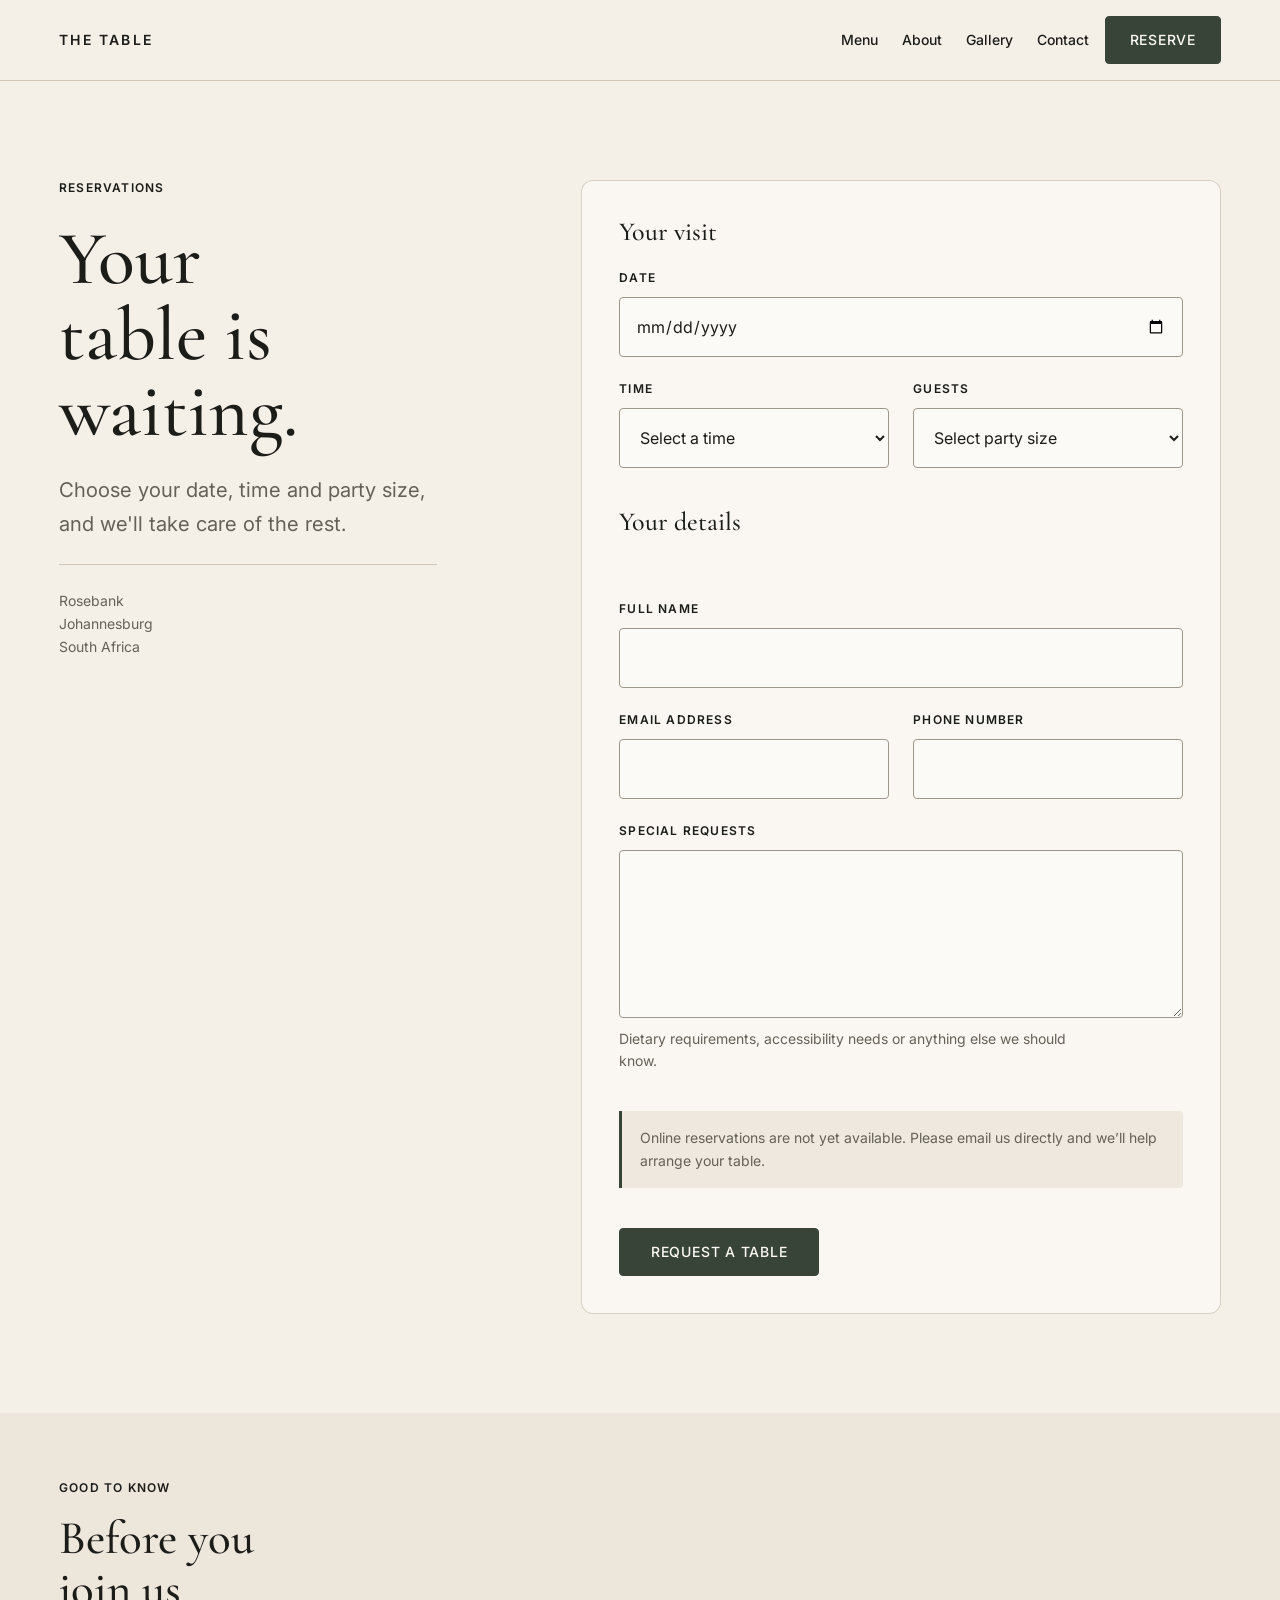
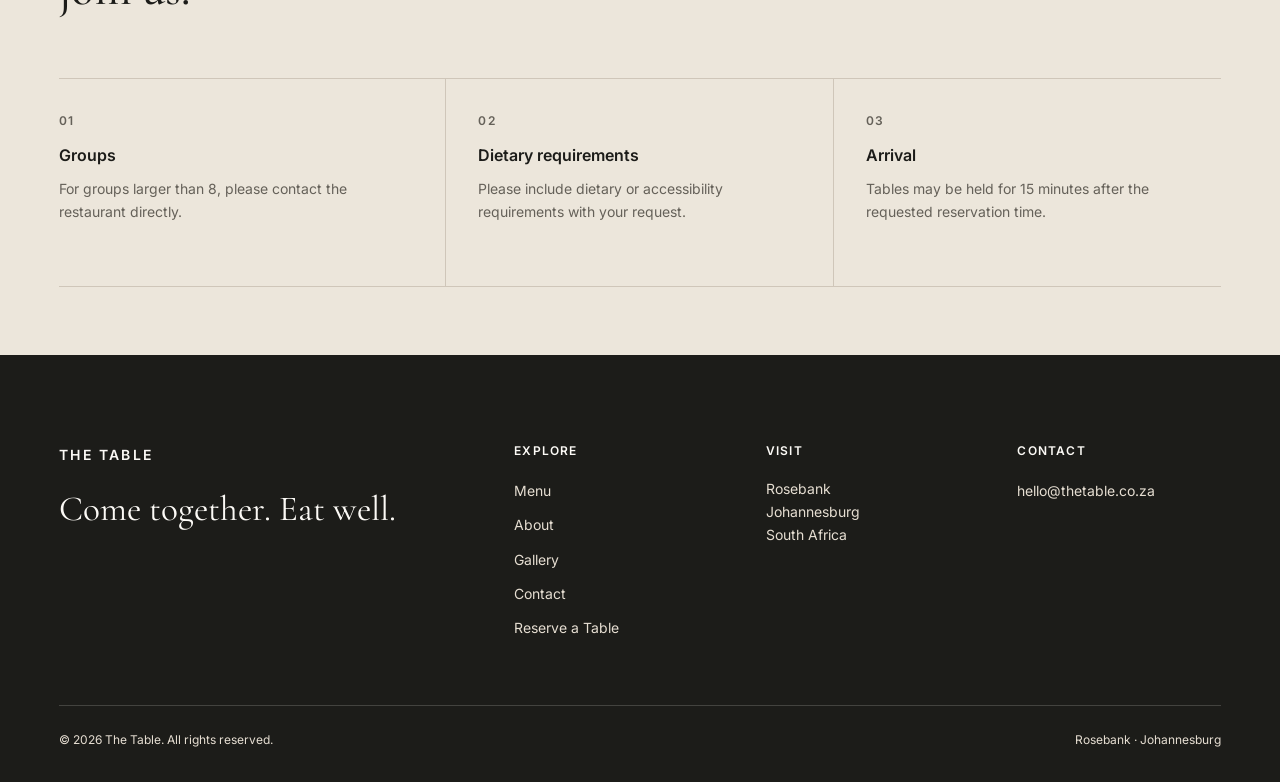
<file: reservations.html>
<!DOCTYPE html>
<html lang="en">
  <head>
    <meta charset="utf-8">
    <meta name="viewport" content="width=device-width, initial-scale=1">
    <meta name="description" content="Request a table at The Table in Rosebank, Johannesburg.">
    <meta name="theme-color" content="#f4f0e8">
    <title>Reservations | The Table</title>

    <link rel="preconnect" href="https://fonts.googleapis.com">
    <link rel="preconnect" href="https://fonts.gstatic.com" crossorigin>
    <link href="https://fonts.googleapis.com/css2?family=Cormorant+Garamond:wght@400;500;600&family=Inter:wght@400;500;600&display=swap" rel="stylesheet">

    <link rel="stylesheet" href="css/reset.css">
    <link rel="stylesheet" href="css/tokens.css">
    <link rel="stylesheet" href="css/base.css">
    <link rel="stylesheet" href="css/layout.css">
    <link rel="stylesheet" href="css/components.css">
    <link rel="stylesheet" href="css/utilities.css">
    <link rel="stylesheet" href="css/pages/reservations.css">
  </head>

  <body>
    <a class="skip-link" href="#main-content">Skip to main content</a>

    <header class="site-header" data-site-header>
      <div class="container site-header__inner">
        <a class="site-header__brand" href="index.html" aria-label="The Table home">THE TABLE</a>

        <nav class="site-nav site-nav--desktop" aria-label="Primary navigation">
          <ul class="site-nav__list" role="list">
            <li><a class="site-nav__link" href="menu.html">Menu</a></li>
            <li><a class="site-nav__link" href="about.html">About</a></li>
            <li><a class="site-nav__link" href="gallery.html">Gallery</a></li>
            <li><a class="site-nav__link" href="contact.html">Contact</a></li>
          </ul>
        </nav>

        <div class="site-header__actions site-header__actions--desktop">
          <a class="button button--primary" href="reservations.html" aria-current="page">Reserve</a>
        </div>

        <details class="mobile-nav" data-mobile-nav>
          <summary class="mobile-nav__toggle" data-mobile-nav-toggle aria-label="Open site menu" aria-expanded="false" aria-controls="mobile-navigation-panel">
            <span class="mobile-nav__toggle-label mobile-nav__toggle-label--menu">Menu</span>
            <span class="mobile-nav__toggle-label mobile-nav__toggle-label--close">Close</span>
            <span class="mobile-nav__icon" aria-hidden="true">
              <span></span>
              <span></span>
            </span>
          </summary>

          <div class="mobile-nav__panel" id="mobile-navigation-panel" data-mobile-nav-panel aria-hidden="true">
            <div class="mobile-nav__panel-inner">
              <a class="mobile-nav__brand" href="index.html">THE TABLE</a>

              <nav aria-label="Mobile navigation">
                <ul class="mobile-nav__list" role="list">
              <li>
                <a class="mobile-nav__link" href="index.html">
                  <span class="mobile-nav__number">01</span>
                  <span>Home</span>
                </a>
              </li>
              <li>
                <a class="mobile-nav__link" href="menu.html">
                  <span class="mobile-nav__number">02</span>
                  <span>Menu</span>
                </a>
              </li>
              <li>
                <a class="mobile-nav__link" href="about.html">
                  <span class="mobile-nav__number">03</span>
                  <span>About</span>
                </a>
              </li>
              <li>
                <a class="mobile-nav__link" href="gallery.html">
                  <span class="mobile-nav__number">04</span>
                  <span>Gallery</span>
                </a>
              </li>
              <li>
                <a class="mobile-nav__link" href="contact.html">
                  <span class="mobile-nav__number">05</span>
                  <span>Contact</span>
                </a>
              </li>
                </ul>
              </nav>

              <a class="button mobile-nav__reserve" href="reservations.html" aria-current="page">Reserve a Table</a>

              <div class="mobile-nav__meta">
                <p>Rosebank · Johannesburg</p>
                <a href="mailto:hello@thetable.co.za">hello@thetable.co.za</a>
              </div>
            </div>
          </div>
        </details>
      </div>
    </header>

    <main id="main-content">
      <section class="reservations section">
        <div class="container">
          <div class="reservations__grid">
            <div class="reservations__intro stack stack--lg" data-reveal>
              <p class="eyebrow">Reservations</p>
              <h1>Your table is waiting.</h1>
              <p class="reservations__lead">
                Choose your date, time and party size, and we'll take care of the rest.
              </p>

              <div class="reservations__location">
                <p>Rosebank</p>
                <p>Johannesburg</p>
                <p>South Africa</p>
              </div>
            </div>

            <form class="reservation-form" aria-describedby="reservation-status-note" data-reservation-form data-reveal>
              <fieldset class="reservation-form__group">
                <legend>Your visit</legend>

                <div class="form-field">
                  <label for="reservation-date">Date</label>
                  <input
                    id="reservation-date"
                    name="date"
                    type="date"
                    required
                  >
                </div>

                <div class="reservation-form__row">
                  <div class="form-field">
                    <label for="reservation-time">Time</label>
                    <select id="reservation-time" name="time" required>
                      <option value="">Select a time</option>
                      <option value="17:30">17:30</option>
                      <option value="18:00">18:00</option>
                      <option value="18:30">18:30</option>
                      <option value="19:00">19:00</option>
                      <option value="19:30">19:30</option>
                      <option value="20:00">20:00</option>
                      <option value="20:30">20:30</option>
                      <option value="21:00">21:00</option>
                    </select>
                  </div>

                  <div class="form-field">
                    <label for="guest-count">Guests</label>
                    <select id="guest-count" name="guests" required>
                      <option value="">Select party size</option>
                      <option value="1">1 guest</option>
                      <option value="2">2 guests</option>
                      <option value="3">3 guests</option>
                      <option value="4">4 guests</option>
                      <option value="5">5 guests</option>
                      <option value="6">6 guests</option>
                      <option value="7">7 guests</option>
                      <option value="8">8 guests</option>
                    </select>
                  </div>
                </div>
              </fieldset>

              <fieldset class="reservation-form__group">
                <legend>Your details</legend>

                <div class="form-field">
                  <label for="full-name">Full name</label>
                  <input
                    id="full-name"
                    name="full_name"
                    type="text"
                    autocomplete="name"
                    required
                  >
                </div>

                <div class="form-field">
                  <label for="reservation-email">Email address</label>
                  <input
                    id="reservation-email"
                    name="email"
                    type="email"
                    autocomplete="email"
                    inputmode="email"
                    required
                  >
                </div>

                <div class="form-field">
                  <label for="reservation-phone">Phone number</label>
                  <input
                    id="reservation-phone"
                    name="phone"
                    type="tel"
                    autocomplete="tel"
                    inputmode="tel"
                    required
                  >
                </div>

                <div class="form-field">
                  <label for="special-requests">Special requests</label>
                  <textarea
                    id="special-requests"
                    name="special_requests"
                    rows="6"
                    aria-describedby="special-requests-help"
                  ></textarea>
                  <p class="form-field__help" id="special-requests-help">
                    Dietary requirements, accessibility needs or anything else we should know.
                  </p>
                </div>
              </fieldset>

              <p class="reservation-form__note" id="reservation-status-note">
                Online reservations are not yet available. Please email us directly and we’ll help arrange your table.
              </p>

              <div class="form-status" id="reservation-form-status" data-form-status role="status" aria-live="polite" hidden></div>

              <button class="button button--primary reservation-form__submit" type="submit">
                Request a Table
              </button>
            </form>
          </div>
        </div>
      </section>

      <section class="reservation-notes section--compact" aria-labelledby="booking-notes-title">
        <div class="container">
          <div class="reservation-notes__intro" data-reveal>
            <p class="eyebrow">Good to know</p>
            <h2 id="booking-notes-title">Before you join us.</h2>
          </div>

          <div class="reservation-notes__grid" data-reveal>
            <article class="reservation-note">
              <p class="reservation-note__number">01</p>
              <h3>Groups</h3>
              <p>For groups larger than 8, please contact the restaurant directly.</p>
            </article>

            <article class="reservation-note">
              <p class="reservation-note__number">02</p>
              <h3>Dietary requirements</h3>
              <p>Please include dietary or accessibility requirements with your request.</p>
            </article>

            <article class="reservation-note">
              <p class="reservation-note__number">03</p>
              <h3>Arrival</h3>
              <p>Tables may be held for 15 minutes after the requested reservation time.</p>
            </article>
          </div>
        </div>
      </section>
    </main>

    <footer class="site-footer">
      <div class="container site-footer__inner">
        <div class="site-footer__grid">
          <div class="site-footer__brand">
            <a class="site-footer__wordmark" href="index.html">THE TABLE</a>
            <p class="site-footer__tagline">Come together. Eat well.</p>
          </div>

          <div>
            <p class="site-footer__heading">Explore</p>
            <ul class="site-footer__list" role="list">
              <li><a class="site-footer__link" href="menu.html">Menu</a></li>
              <li><a class="site-footer__link" href="about.html">About</a></li>
              <li><a class="site-footer__link" href="gallery.html">Gallery</a></li>
              <li><a class="site-footer__link" href="contact.html">Contact</a></li>
              <li><a class="site-footer__link" href="reservations.html">Reserve a Table</a></li>
            </ul>
          </div>

          <div>
            <p class="site-footer__heading">Visit</p>
            <address class="site-footer__text">
              Rosebank<br>
              Johannesburg<br>
              South Africa
            </address>
          </div>

          <div>
            <p class="site-footer__heading">Contact</p>
            <ul class="site-footer__list" role="list">
              <li><a class="site-footer__link" href="mailto:hello@thetable.co.za">hello@thetable.co.za</a></li>
            </ul>
          </div>
        </div>

        <div class="site-footer__legal">
          <p>&copy; 2026 The Table. All rights reserved.</p>
          <p>Rosebank · Johannesburg</p>
        </div>
      </div>
    </footer>
    <script type="module" src="js/main.js"></script>
  </body>
</html>
</file>
<file: css/tokens.css>
/* ==========================================================================
   Design Tokens
   Source of truth for visual constants used across The Table.
   ========================================================================== */

:root {
  /* Colours */
  --color-canvas: #f4f0e8;
  --color-surface: #e6ded2;
  --color-ink: #1c1c19;
  --color-ink-soft: #656159;
  --color-brand: #394438;
  --color-brand-hover: #2f382e;
  --color-clay: #a76245;
  --color-brass: #b79662;
  --color-border: #cfc6b9;
  --color-white-soft: #fcfaf6;
  --color-error: #9a3f32;
  --color-success: #456249;

  /* Typography */
  --font-display: "Cormorant Garamond", Georgia, serif;
  --font-body: "Inter", Arial, Helvetica, sans-serif;

  --text-xs: 0.75rem;
  --text-sm: 0.875rem;
  --text-base: 1rem;
  --text-lg: clamp(1.125rem, 1.03rem + 0.3vw, 1.3125rem);
  --text-h4: clamp(1.35rem, 1.2rem + 0.55vw, 1.625rem);
  --text-h3: clamp(1.75rem, 1.52rem + 0.85vw, 2.25rem);
  --text-h2: clamp(2.125rem, 1.65rem + 1.6vw, 3.25rem);
  --text-h1: clamp(2.5rem, 1.95rem + 2.15vw, 4rem);
  --text-display: clamp(3rem, 2.1rem + 3.5vw, 4.75rem);
  --text-display-xl: clamp(3.25rem, 2.05rem + 4.4vw, 6rem);

  --line-display: 1;
  --line-heading: 1.08;
  --line-body: 1.65;
  --line-interface: 1.4;

  --tracking-label: 0.1em;
  --tracking-button: 0.055em;

  /* Spacing */
  --space-2xs: 0.25rem;
  --space-xs: 0.5rem;
  --space-sm: 0.75rem;
  --space-md: 1rem;
  --space-lg: 1.5rem;
  --space-xl: 2rem;
  --space-2xl: 3rem;
  --space-3xl: 4rem;
  --space-4xl: 6rem;
  --space-5xl: 8rem;
  --space-6xl: 10rem;

  /* Layout */
  --container-reading: 42.5rem;
  --container-standard: 77.5rem;
  --container-wide: 90rem;
  --page-gutter: clamp(1.25rem, 0.72rem + 2.15vw, 6rem);
  --section-space: clamp(4rem, 2.6rem + 4.5vw, 10rem);

  /* Borders and radii */
  --border-default: 1px solid var(--color-border);
  --radius-sm: 0.125rem;
  --radius-md: 0.25rem;
  --radius-soft: 0.5rem;
  --radius-lg: 0.75rem;

  /* Motion */
  --duration-fast: 150ms;
  --duration-standard: 250ms;
  --duration-smooth: 400ms;
  --duration-editorial: 600ms;
  --ease-standard: ease-out;

  /* Layering */
  --z-header: 100;
  --z-overlay: 200;
  --z-modal: 300;
}
</file>
<file: css/base.css>
/* ==========================================================================
   Base Styles
   Global element behaviour and typography.
   ========================================================================== */

html {
  width: 100%;
  max-width: 100%;
  color-scheme: light;
  scroll-behavior: smooth;
  overflow-x: clip;
  background: var(--color-canvas);
}

body {
  width: 100%;
  min-width: 0;
  max-width: 100%;
  overflow-x: clip;
  overflow-wrap: break-word;
  font-family: var(--font-body);
  font-size: var(--text-base);
  line-height: var(--line-body);
  color: var(--color-ink);
  background: var(--color-canvas);
  text-rendering: optimizeLegibility;
}

main {
  display: block;
  width: 100%;
  min-width: 0;
  max-width: 100%;
}

h1,
h2,
h3,
h4 {
  font-family: var(--font-display);
  font-weight: 500;
  color: inherit;
  text-wrap: balance;
}

h1 {
  font-size: var(--text-h1);
  line-height: var(--line-display);
}

h2 {
  font-size: var(--text-h2);
  line-height: var(--line-heading);
}

h3 {
  font-size: var(--text-h3);
  line-height: var(--line-heading);
}

h4 {
  font-size: var(--text-h4);
  line-height: var(--line-heading);
}

p {
  max-width: 72ch;
}

a {
  color: inherit;
  text-decoration-thickness: 0.08em;
  text-underline-offset: 0.2em;
}

a:hover {
  text-decoration-thickness: 0.12em;
}

button,
input,
select,
textarea {
  color: inherit;
}

button {
  border: 0;
}

::selection {
  color: var(--color-white-soft);
  background: var(--color-brand);
}

:focus-visible {
  outline: 2px solid var(--color-brand);
  outline-offset: 3px;
}

.skip-link {
  position: fixed;
  top: var(--space-md);
  left: var(--space-md);
  z-index: var(--z-modal);
  padding: var(--space-sm) var(--space-md);
  color: var(--color-white-soft);
  background: var(--color-ink);
  border-radius: var(--radius-md);
  transform: translateY(-200%);
  transition: transform var(--duration-fast) var(--ease-standard);
}

.skip-link:focus {
  transform: translateY(0);
}

.eyebrow {
  font-family: var(--font-body);
  font-size: var(--text-xs);
  font-weight: 600;
  line-height: var(--line-interface);
  letter-spacing: var(--tracking-label);
  text-transform: uppercase;
}

address {
  font-style: normal;
}

@media (prefers-reduced-motion: reduce) {
  html {
    scroll-behavior: auto;
  }

  *,
  *::before,
  *::after {
    scroll-behavior: auto !important;
    transition-duration: 0.01ms !important;
    animation-duration: 0.01ms !important;
    animation-iteration-count: 1 !important;
  }
}
</file>
<file: css/layout.css>
/* ==========================================================================
   Layout
   Shared structural primitives only.
   ========================================================================== */

.container,
.container--wide,
.container--reading {
  width: 100%;
  margin-inline: auto;
  padding-inline: var(--page-gutter);
}

.container {
  max-width: var(--container-standard);
}

.container--wide {
  max-width: var(--container-wide);
}

.container--reading {
  max-width: var(--container-reading);
}

.section {
  padding-block: var(--section-space);
}

.section--compact {
  padding-block: clamp(3rem, 2.2rem + 2.5vw, 6rem);
}

.section--dark {
  color: var(--color-white-soft);
  background: var(--color-ink);
}

.section--olive {
  color: var(--color-white-soft);
  background: var(--color-brand);
}

.stack {
  display: flex;
  flex-direction: column;
}

.stack--sm {
  gap: var(--space-sm);
}

.stack--md {
  gap: var(--space-md);
}

.stack--lg {
  gap: var(--space-lg);
}

.stack--xl {
  gap: var(--space-xl);
}

.cluster {
  display: flex;
  flex-wrap: wrap;
  align-items: center;
  gap: var(--space-md);
}

.split {
  display: grid;
  gap: var(--space-2xl);
}

.page-shell {
  min-height: 50vh;
}

@media (min-width: 48rem) {
  .split {
    grid-template-columns: repeat(2, minmax(0, 1fr));
    gap: var(--space-3xl);
  }
}
</file>
<file: css/components.css>
/* ==========================================================================
   Components
   Shared interface patterns used by multiple pages.
   ========================================================================== */

/* Site header */
.site-header {
  position: relative;
  z-index: var(--z-header);
  color: var(--color-ink);
  background: var(--color-canvas);
  border-bottom: var(--border-default);
}

.site-header--overlay {
  position: absolute;
  inset: 0 0 auto;
  color: var(--color-white-soft);
  background: transparent;
  border-bottom-color: rgba(244, 240, 232, 0.2);
}

.site-header__inner {
  display: grid;
  grid-template-columns: minmax(0, 1fr) auto;
  gap: var(--space-md);
  align-items: center;
  min-height: 4.5rem;
  padding-block: var(--space-md);
}

.site-header__brand {
  justify-self: start;
  font-family: var(--font-body);
  font-size: var(--text-sm);
  font-weight: 600;
  line-height: 1;
  letter-spacing: 0.16em;
  text-decoration: none;
}

.site-nav {
  min-width: 0;
}

.site-nav__list {
  display: flex;
  flex-wrap: wrap;
  gap: var(--space-sm) var(--space-lg);
  margin: 0;
  padding: 0;
  list-style: none;
}

.site-nav__link {
  position: relative;
  display: inline-flex;
  align-items: center;
  min-height: 2.75rem;
  font-size: var(--text-sm);
  font-weight: 500;
  line-height: var(--line-interface);
  text-decoration: none;
}

.site-nav__link::after {
  content: "";
  position: absolute;
  right: 0;
  bottom: 0.45rem;
  left: 0;
  height: 1px;
  background: currentColor;
  transform: scaleX(0);
  transform-origin: right;
  transition: transform var(--duration-standard) var(--ease-standard);
}

.site-nav__link:hover::after,
.site-nav__link[aria-current="page"]::after {
  transform: scaleX(1);
  transform-origin: left;
}

.site-header__actions {
  justify-self: start;
}

/* Buttons and action links */
.button {
  display: inline-flex;
  min-height: 3rem;
  align-items: center;
  justify-content: center;
  gap: var(--space-xs);
  padding: 0.75rem 1.5rem;
  font-size: var(--text-sm);
  font-weight: 500;
  line-height: 1;
  letter-spacing: var(--tracking-button);
  text-decoration: none;
  text-transform: uppercase;
  cursor: pointer;
  border: 1px solid transparent;
  border-radius: var(--radius-md);
  transition:
    color var(--duration-standard) var(--ease-standard),
    background-color var(--duration-standard) var(--ease-standard),
    border-color var(--duration-standard) var(--ease-standard);
}

.button--primary {
  color: var(--color-white-soft);
  background: var(--color-brand);
  border-color: var(--color-brand);
}

.button--primary:hover {
  background: var(--color-brand-hover);
  border-color: var(--color-brand-hover);
}

.site-header--overlay .button--primary {
  color: var(--color-ink);
  background: var(--color-canvas);
  border-color: var(--color-canvas);
}

.site-header--overlay .button--primary:hover {
  background: var(--color-surface);
  border-color: var(--color-surface);
}

.text-link {
  display: inline-flex;
  align-items: center;
  gap: var(--space-xs);
  font-size: var(--text-sm);
  font-weight: 500;
  text-decoration: none;
}

.text-link__arrow {
  transition: transform var(--duration-standard) var(--ease-standard);
}

.text-link:hover .text-link__arrow {
  transform: translateX(0.25rem);
}

/* Native mobile navigation */
.site-nav--desktop,
.site-header__actions--desktop {
  display: none;
}

.mobile-nav {
  justify-self: end;
}

.mobile-nav__toggle {
  position: relative;
  z-index: calc(var(--z-modal) + 1);
  display: inline-flex;
  min-height: 2.75rem;
  align-items: center;
  gap: var(--space-sm);
  padding: 0;
  color: inherit;
  font-size: var(--text-xs);
  font-weight: 600;
  letter-spacing: var(--tracking-label);
  text-transform: uppercase;
  cursor: pointer;
  list-style: none;
}

.mobile-nav__toggle::-webkit-details-marker {
  display: none;
}

.mobile-nav__toggle-label--close {
  display: none;
}

.mobile-nav__icon {
  position: relative;
  display: block;
  width: 1.25rem;
  height: 0.75rem;
}

.mobile-nav__icon span {
  position: absolute;
  left: 0;
  width: 100%;
  height: 1px;
  background: currentColor;
  transition:
    top var(--duration-standard) var(--ease-standard),
    transform var(--duration-standard) var(--ease-standard);
}

.mobile-nav__icon span:first-child {
  top: 0.15rem;
}

.mobile-nav__icon span:last-child {
  top: 0.6rem;
}

.mobile-nav[open] .mobile-nav__toggle {
  position: fixed;
  top: 0.85rem;
  right: var(--page-gutter);
  color: var(--color-white-soft);
}

.mobile-nav[open] .mobile-nav__toggle-label--menu {
  display: none;
}

.mobile-nav[open] .mobile-nav__toggle-label--close {
  display: inline;
}

.mobile-nav[open] .mobile-nav__icon span:first-child,
.mobile-nav[open] .mobile-nav__icon span:last-child {
  top: 0.375rem;
}

.mobile-nav[open] .mobile-nav__icon span:first-child {
  transform: rotate(45deg);
}

.mobile-nav[open] .mobile-nav__icon span:last-child {
  transform: rotate(-45deg);
}

.mobile-nav__panel {
  position: fixed;
  inset: 0;
  z-index: var(--z-overlay);
  overflow-y: auto;
  color: var(--color-white-soft);
  background: var(--color-ink);
}

.mobile-nav__panel-inner {
  display: flex;
  min-height: 100%;
  flex-direction: column;
  padding:
    1.5rem
    var(--page-gutter)
    max(2rem, env(safe-area-inset-bottom));
}

.mobile-nav__brand {
  align-self: flex-start;
  margin-bottom: clamp(4rem, 16vh, 7rem);
  font-size: var(--text-sm);
  font-weight: 600;
  letter-spacing: 0.16em;
  text-decoration: none;
}

.mobile-nav__list {
  display: grid;
  gap: 0;
  margin: 0;
  padding: 0;
  list-style: none;
}

.mobile-nav__link {
  display: grid;
  grid-template-columns: 2.25rem minmax(0, 1fr);
  gap: var(--space-md);
  align-items: baseline;
  padding-block: var(--space-sm);
  font-family: var(--font-display);
  font-size: clamp(2rem, 8vw, 3.25rem);
  line-height: 1;
  text-decoration: none;
}

.mobile-nav__link[aria-current="page"] {
  color: var(--color-brass);
}

.mobile-nav__number {
  font-family: var(--font-body);
  font-size: var(--text-xs);
  font-weight: 600;
  letter-spacing: var(--tracking-label);
}

.mobile-nav__reserve {
  align-self: stretch;
  margin-top: var(--space-2xl);
  color: var(--color-ink);
  background: var(--color-canvas);
  border-color: var(--color-canvas);
}

.mobile-nav__meta {
  display: grid;
  gap: var(--space-xs);
  margin-top: auto;
  padding-top: var(--space-3xl);
  color: var(--color-surface);
  font-size: var(--text-xs);
}

.mobile-nav__meta a {
  overflow-wrap: anywhere;
}

/* Cross-page overflow hardening */
.site-header,
.site-footer {
  width: 100%;
  min-width: 0;
  max-width: 100%;
}

.site-header__inner,
.site-header__inner > *,
.site-footer__inner,
.site-footer__grid,
.site-footer__grid > *,
.site-footer__legal,
.site-footer__legal > * {
  min-width: 0;
}

.site-footer__link,
.site-footer__text,
.site-footer address {
  overflow-wrap: anywhere;
}


/* Footer */
.site-footer {
  color: var(--color-white-soft);
  background: var(--color-ink);
}

.site-footer__inner {
  padding-block: clamp(4rem, 3rem + 3vw, 7rem) var(--space-xl);
}

.site-footer__grid {
  display: grid;
  width: 100%;
  grid-template-columns: minmax(0, 1fr);
  gap: var(--space-2xl);
}

.site-footer__brand {
  max-width: 24rem;
}

.site-footer__wordmark {
  display: inline-block;
  margin-bottom: var(--space-lg);
  font-size: var(--text-sm);
  font-weight: 600;
  letter-spacing: 0.16em;
  text-decoration: none;
}

.site-footer__tagline {
  font-family: var(--font-display);
  font-size: var(--text-h3);
  line-height: var(--line-heading);
}

.site-footer__heading {
  margin-bottom: var(--space-md);
  font-size: var(--text-xs);
  font-weight: 600;
  letter-spacing: var(--tracking-label);
  text-transform: uppercase;
}

.site-footer__list {
  display: grid;
  gap: var(--space-xs);
  margin: 0;
  padding: 0;
  list-style: none;
}

.site-footer__link {
  color: var(--color-surface);
  font-size: var(--text-sm);
  text-decoration: none;
}

.site-footer__link:hover {
  color: var(--color-white-soft);
  text-decoration: underline;
  text-underline-offset: 0.2em;
}

.site-footer__text {
  color: var(--color-surface);
  font-size: var(--text-sm);
}

.site-footer__legal {
  display: flex;
  flex-wrap: wrap;
  justify-content: space-between;
  gap: var(--space-md);
  margin-top: var(--space-3xl);
  padding-top: var(--space-lg);
  color: var(--color-surface);
  font-size: var(--text-xs);
  border-top: 1px solid rgba(244, 240, 232, 0.18);
}

@media (min-width: 48rem) {
  .site-header__inner {
    grid-template-columns: auto 1fr auto;
    min-height: 5rem;
    padding-block: 0;
  }

  .site-nav--desktop,
  .site-header__actions--desktop {
    display: block;
  }

  .site-nav--desktop {
    justify-self: end;
  }

  .site-header__actions--desktop {
    justify-self: end;
  }

  .mobile-nav {
    display: none;
  }

  .site-footer__grid {
    grid-template-columns: minmax(14rem, 2fr) repeat(3, minmax(9rem, 1fr));
  }
}


/* V2.1 JavaScript navigation enhancement */
body.nav-open {
  overflow: hidden;
}

.js .mobile-nav__panel[aria-hidden="true"] {
  visibility: hidden;
}

.js .mobile-nav__panel[aria-hidden="false"] {
  visibility: visible;
}

.js .mobile-nav__toggle[aria-expanded="true"] {
  color: var(--color-white-soft);
}

@media (min-width: 48rem) {
  body.nav-open {
    overflow: auto;
  }
}


/* V2.2 sticky/scrolled header enhancement */
.js .site-header[data-site-header] {
  position: sticky;
  top: 0;
  width: 100%;
  transition:
    color var(--duration-standard) var(--ease-standard),
    background-color var(--duration-standard) var(--ease-standard),
    border-color var(--duration-standard) var(--ease-standard);
}

.js .site-header--overlay.site-header--overlay-active {
  position: absolute;
  top: 0;
  right: 0;
  left: 0;
  color: var(--color-white-soft);
  background: transparent;
  border-bottom-color: rgba(244, 240, 232, 0.2);
}

.js .site-header--scrolled {
  position: sticky;
  top: 0;
  color: var(--color-ink);
  background: color-mix(in srgb, var(--color-canvas) 96%, transparent);
  border-bottom-color: var(--color-border);
  backdrop-filter: blur(10px);
}

.js .site-header--scrolled .site-header__brand,
.js .site-header--scrolled .site-nav__link {
  color: var(--color-ink);
}

.js .site-header--scrolled .button--primary {
  color: var(--color-white-soft);
  background: var(--color-brand);
  border-color: var(--color-brand);
}

.js .site-header--scrolled .button--primary:hover {
  background: var(--color-brand-hover);
  border-color: var(--color-brand-hover);
}

@media (prefers-reduced-motion: reduce) {
  .js .site-header[data-site-header] {
    transition: none;
  }
}


/* V2.3 shared form validation states */
.form-field--error input,
.form-field--error select,
.form-field--error textarea {
  border-color: var(--color-error);
}

.form-field__error {
  margin-top: var(--space-2xs);
  color: var(--color-error);
  font-size: var(--text-sm);
  line-height: var(--line-interface);
}

.form-status {
  padding: var(--space-md);
  font-size: var(--text-sm);
  line-height: var(--line-interface);
  border-left: 3px solid var(--color-border);
  background: color-mix(in srgb, var(--color-surface) 48%, var(--color-canvas));
}

.form-status[data-status="error"] {
  color: var(--color-error);
  border-left-color: var(--color-error);
}

.form-status[data-status="success"] {
  color: var(--color-success);
  border-left-color: var(--color-success);
}

.form-status[data-status="info"] {
  color: var(--color-ink-soft);
  border-left-color: var(--color-brand);
}


/* V2.6 gallery lightbox */
body.lightbox-open {
  overflow: hidden;
}

.gallery-item[data-gallery-item] {
  cursor: zoom-in;
}

.gallery-item[data-gallery-item]:focus-visible {
  outline: 2px solid var(--color-brand);
  outline-offset: 4px;
}

.lightbox {
  width: 100%;
  max-width: none;
  height: 100%;
  max-height: none;
  margin: 0;
  padding: 0;
  color: var(--color-white-soft);
  background: var(--color-ink);
  border: 0;
}

.lightbox::backdrop {
  background: rgba(28, 28, 25, 0.92);
}

.lightbox__shell {
  display: grid;
  min-height: 100dvh;
  grid-template-rows: auto 1fr auto;
  gap: var(--space-lg);
  padding:
    max(var(--space-lg), env(safe-area-inset-top))
    var(--page-gutter)
    max(var(--space-lg), env(safe-area-inset-bottom));
}

.lightbox__topbar,
.lightbox__footer {
  display: grid;
  gap: var(--space-md);
  align-items: center;
}

.lightbox__topbar {
  grid-template-columns: 1fr auto;
}

.lightbox__counter {
  color: var(--color-surface);
  font-size: var(--text-xs);
  font-weight: 600;
  letter-spacing: var(--tracking-label);
}

.lightbox__close,
.lightbox__nav {
  min-height: 2.75rem;
  padding: 0;
  color: var(--color-white-soft);
  background: transparent;
  cursor: pointer;
}

.lightbox__close {
  font-size: var(--text-xs);
  font-weight: 600;
  letter-spacing: var(--tracking-label);
  text-transform: uppercase;
}

.lightbox__media {
  display: block;
  width: min(100%, 72rem);
  max-height: min(68vh, 46rem);
  place-self: center;
  object-fit: contain;
  background: var(--color-ink);
}



.lightbox__footer {
  grid-template-columns: auto minmax(0, 1fr) auto;
}

.lightbox__nav {
  display: inline-flex;
  align-items: center;
  gap: var(--space-xs);
  font-size: var(--text-sm);
}

.lightbox__caption {
  justify-self: center;
  max-width: 40rem;
  color: var(--color-surface);
  font-size: var(--text-sm);
  text-align: center;
}

@media (max-width: 47.99rem) {
  .lightbox__footer {
    grid-template-columns: repeat(2, minmax(0, 1fr));
  }

  .lightbox__caption {
    grid-column: 1 / -1;
    grid-row: 1;
  }

  .lightbox__nav:last-child {
    justify-self: end;
  }
}

@media (prefers-reduced-motion: reduce) {
  .gallery-item[data-gallery-item] {
    scroll-behavior: auto;
  }
}


/* V2.7 active Menu category state */
.menu-categories__list a[data-menu-category-link] {
  position: relative;
  transition:
    color var(--duration-standard) var(--ease-standard),
    opacity var(--duration-standard) var(--ease-standard);
}

.menu-categories__list a[data-menu-category-link]::after {
  content: "";
  position: absolute;
  right: 0;
  bottom: 0.55rem;
  left: 0;
  height: 1px;
  background: currentColor;
  transform: scaleX(0);
  transform-origin: right;
  transition: transform var(--duration-standard) var(--ease-standard);
}

.menu-categories__list a[data-menu-category-link].is-active,
.menu-categories__list a[data-menu-category-link][aria-current="true"] {
  color: var(--color-brand);
}

.menu-categories__list a[data-menu-category-link].is-active::after,
.menu-categories__list a[data-menu-category-link][aria-current="true"]::after {
  transform: scaleX(1);
  transform-origin: left;
}

@media (prefers-reduced-motion: reduce) {
  .menu-categories__list a[data-menu-category-link],
  .menu-categories__list a[data-menu-category-link]::after {
    transition: none;
  }
}


/* V2.8 restrained reveal motion */
.js [data-reveal] {
  opacity: 0;
  transform: translateY(1rem);
  transition:
    opacity var(--duration-editorial) var(--ease-standard),
    transform var(--duration-editorial) var(--ease-standard);
}

.js [data-reveal].is-revealed {
  opacity: 1;
  transform: translateY(0);
}

@media (prefers-reduced-motion: reduce) {
  .js [data-reveal],
  .js [data-reveal].is-revealed {
    opacity: 1;
    transform: none;
    transition: none;
  }
}


/* V2 acceptance hardening */
[hidden] {
  display: none !important;
}

.lightbox__close:focus-visible,
.lightbox__nav:focus-visible {
  outline: 2px solid var(--color-white-soft);
  outline-offset: 4px;
}

.form-field--error label {
  color: var(--color-error);
}

/* Gallery direct-file fallback */
.lightbox.lightbox--fallback-open {
  position: fixed;
  inset: 0;
  z-index: var(--z-modal);
  display: block;
  overflow: auto;
}
</file>
<file: css/utilities.css>
/* ==========================================================================
   Utilities
   Keep this file intentionally small.
   ========================================================================== */

.visually-hidden {
  position: absolute !important;
  width: 1px !important;
  height: 1px !important;
  padding: 0 !important;
  margin: -1px !important;
  overflow: hidden !important;
  clip: rect(0, 0, 0, 0) !important;
  white-space: nowrap !important;
  border: 0 !important;
}

.text-center {
  text-align: center;
}
</file>
<file: css/pages/home.css>
/* ==========================================================================
   Home Page
   Page-specific composition for the locked Home architecture.
   ========================================================================== */

.home-hero {
  position: relative;
  display: grid;
  min-height: 100svh;
  overflow: hidden;
  color: var(--color-white-soft);
  background: var(--color-ink);
}

.home-hero__media {
  position: absolute;
  inset: 0;
  overflow: hidden;
}

.home-hero__media img {
  display: block;
  width: 100%;
  height: 100%;
  object-fit: cover;
  object-position: center;
}

.home-hero__media::after {
  content: "";
  position: absolute;
  inset: 0;
  background: linear-gradient(180deg, rgba(28, 28, 25, 0.1), rgba(28, 28, 25, 0.48));
}

.home-hero__inner {
  position: relative;
  z-index: 1;
  display: flex;
  flex-direction: column;
  justify-content: flex-end;
  min-height: 100svh;
  padding-top: 9rem;
  padding-bottom: clamp(3rem, 4vw, 5rem);
}

.home-hero__content {
  width: min(100%, 49rem);
}

.home-hero__eyebrow {
  margin-bottom: var(--space-lg);
}

.home-hero__title {
  max-width: 10ch;
  font-size: var(--text-display-xl);
  line-height: 0.94;
}

.home-hero__copy {
  max-width: 38rem;
  margin-top: var(--space-xl);
  font-size: var(--text-lg);
  color: rgba(252, 250, 246, 0.84);
}

.home-hero__actions {
  display: flex;
  flex-direction: column;
  align-items: flex-start;
  gap: var(--space-lg);
  margin-top: var(--space-xl);
}

.button--hero-primary,
.button--light {
  color: var(--color-ink);
  background: var(--color-canvas);
  border-color: var(--color-canvas);
}

.button--hero-primary:hover,
.button--light:hover {
  background: var(--color-surface);
  border-color: var(--color-surface);
}

.home-hero__text-link {
  color: var(--color-white-soft);
}

.home-hero__location {
  margin-top: var(--space-3xl);
  font-size: var(--text-xs);
  letter-spacing: var(--tracking-label);
  text-transform: uppercase;
  color: rgba(252, 250, 246, 0.72);
}

/* Introduction */
.home-intro__grid {
  display: grid;
  gap: var(--space-xl);
}

.home-intro__content {
  display: grid;
  gap: var(--space-xl);
}

.home-intro__content h2 {
  max-width: 15ch;
}

.home-intro__content p {
  max-width: 42rem;
  color: var(--color-ink-soft);
}

.home-intro__content .text-link {
  justify-self: start;
}

/* Featured menu */
.home-featured {
  background: var(--color-surface);
}

.home-featured__heading {
  display: flex;
  align-items: end;
  justify-content: space-between;
  gap: var(--space-xl);
  margin-bottom: var(--space-3xl);
}

.home-featured__heading .eyebrow {
  margin-bottom: var(--space-md);
}

.home-featured__heading h2 {
  max-width: 12ch;
}

.home-featured__desktop-link {
  display: none;
}

.home-featured__layout {
  display: grid;
  gap: var(--space-2xl);
}

.home-featured__media {
  margin: 0;
}

.home-featured__media-surface {
  display: block;
  width: 100%;
  aspect-ratio: 4 / 5;
  min-height: 24rem;
  object-fit: cover;
  object-position: center;
}

.home-featured__dishes {
  display: grid;
  align-content: center;
}

.featured-dish {
  padding-block: var(--space-xl);
  border-bottom: var(--border-default);
}

.featured-dish:first-child {
  padding-top: 0;
}

.featured-dish__header {
  display: grid;
  grid-template-columns: minmax(0, 1fr) auto;
  gap: var(--space-md);
  align-items: baseline;
}

.featured-dish__name {
  font-family: var(--font-body);
  font-size: var(--text-lg);
  font-weight: 500;
  line-height: 1.35;
}

.featured-dish__price {
  font-size: var(--text-sm);
  font-weight: 500;
}

.featured-dish__description {
  margin-top: var(--space-xs);
  font-size: var(--text-sm);
  color: var(--color-ink-soft);
}

.home-featured__mobile-link {
  justify-self: start;
  margin-top: var(--space-xl);
}

/* Atmosphere */
.home-atmosphere {
  color: var(--color-white-soft);
  background: var(--color-brand);
}

.home-atmosphere__grid {
  display: grid;
  gap: var(--space-2xl);
}

.home-atmosphere__content {
  display: grid;
  align-content: center;
  gap: var(--space-xl);
}

.home-atmosphere__content h2 {
  max-width: 10ch;
}

.home-atmosphere__content p:not(.eyebrow) {
  max-width: 38rem;
  color: rgba(252, 250, 246, 0.78);
}

.home-atmosphere__content .text-link {
  justify-self: start;
}

.home-atmosphere__media {
  margin: 0;
}

.home-atmosphere__media-surface {
  display: block;
  width: 100%;
  aspect-ratio: 4 / 5;
  min-height: 25rem;
  object-fit: cover;
  object-position: center;
}

/* Reservation CTA */
.home-reservation {
  color: var(--color-white-soft);
  background: var(--color-ink);
}

.home-reservation__inner {
  display: grid;
  justify-items: start;
  gap: var(--space-lg);
  padding-block: clamp(5rem, 4rem + 4vw, 9rem);
}

.home-reservation__inner h2 {
  max-width: 13ch;
}

.home-reservation__inner > p:not(.eyebrow) {
  color: rgba(252, 250, 246, 0.72);
}

.home-reservation__inner .button {
  margin-top: var(--space-sm);
}

/* Visit */
.home-visit__heading {
  display: grid;
  gap: var(--space-md);
  margin-bottom: var(--space-3xl);
}

.home-visit__heading h2 {
  max-width: 12ch;
}

.home-visit__grid {
  display: grid;
  gap: var(--space-2xl);
}

.home-visit__block {
  display: grid;
  align-content: start;
  gap: var(--space-md);
  padding-top: var(--space-lg);
  border-top: var(--border-default);
}

.home-visit__block h3 {
  font-family: var(--font-body);
  font-size: var(--text-sm);
  font-weight: 600;
  letter-spacing: var(--tracking-label);
  text-transform: uppercase;
}

.home-visit__block address,
.home-visit__block p,
.home-visit__block > a:not(.text-link) {
  color: var(--color-ink-soft);
}

.home-hours {
  margin: 0;
}

.home-hours__row {
  display: flex;
  justify-content: space-between;
  gap: var(--space-lg);
  padding-block: var(--space-xs);
  color: var(--color-ink-soft);
}

.home-hours__row dt,
.home-hours__row dd {
  margin: 0;
}

@media (min-width: 36rem) {
  .home-hero__actions {
    flex-direction: row;
    align-items: center;
  }
}

@media (min-width: 48rem) {
  .home-intro__grid {
    grid-template-columns: minmax(8rem, 1fr) minmax(0, 2fr);
    gap: var(--space-3xl);
  }

  .home-featured__desktop-link {
    display: inline-flex;
  }

  .home-featured__mobile-link {
    display: none;
  }

  .home-featured__layout {
    grid-template-columns: minmax(0, 1.05fr) minmax(20rem, 0.95fr);
    gap: clamp(3rem, 6vw, 7rem);
    align-items: center;
  }

  .home-atmosphere__grid {
    grid-template-columns: minmax(0, 0.9fr) minmax(0, 1.1fr);
    gap: clamp(3rem, 7vw, 8rem);
    align-items: center;
  }

  .home-atmosphere__media {
    order: 2;
  }

  .home-visit__grid {
    grid-template-columns: repeat(3, minmax(0, 1fr));
    gap: var(--space-2xl);
  }
}

@media (min-width: 64rem) {
  .home-hero__content {
    padding-bottom: var(--space-xl);
  }

  .home-hero__location {
    position: absolute;
    right: 0;
    bottom: clamp(3rem, 4vw, 5rem);
    margin-top: 0;
    writing-mode: vertical-rl;
    transform: rotate(180deg);
  }

  .home-featured__media-surface,
  .home-atmosphere__media-surface {
    min-height: 34rem;
  }

  .home-reservation__inner {
    justify-items: center;
    text-align: center;
  }
}
</file>
<file: css/pages/about.css>
/* ==========================================================================
   About Page
   Purpose: tell the restaurant story with calm editorial composition.
   ========================================================================== */

.about-hero {
  padding-top: clamp(4rem, 3rem + 4vw, 8rem);
}

.about-hero__grid {
  display: grid;
  gap: var(--space-2xl);
  align-items: end;
}

.about-hero__copy h1 {
  max-width: 12ch;
  font-size: var(--text-display);
}

.about-hero__media,
.about-images__large,
.about-images__small,
.about-chef__media,
.about-closing__media {
  position: relative;
  display: grid;
  overflow: hidden;
  color: var(--color-white-soft);
  background: var(--color-brand);
}

.about-hero__media {
  min-height: clamp(26rem, 50vw, 42rem);
  margin: 0;
}


.about-hero__media img,
.about-images__large img,
.about-images__small img,
.about-chef__media img {
  position: absolute;
  inset: 0;
  display: block;
  width: 100%;
  height: 100%;
  object-fit: cover;
}

.about-chef__media img {
  object-position: center 28%;
}

.about-closing__image {
  position: absolute;
  inset: 0;
  display: block;
  width: 100%;
  height: 100%;
  object-fit: cover;
  object-position: center;
}

.about-closing__media::after {
  content: "";
  position: absolute;
  inset: 0;
  z-index: 0;
  background: linear-gradient(90deg, rgba(28, 28, 25, 0.76), rgba(28, 28, 25, 0.18));
  pointer-events: none;
}

.about-hero__media span,
.about-images span,
.about-chef__media span {
  font-size: var(--text-xs);
  font-weight: 600;
  letter-spacing: var(--tracking-label);
  text-transform: uppercase;
}

.about-story__grid {
  display: grid;
  gap: var(--space-2xl);
}

.about-story h2 {
  max-width: 12ch;
  margin-top: var(--space-lg);
}

.about-story__body {
  align-self: end;
  color: var(--color-ink-soft);
  font-size: var(--text-lg);
}

.about-images {
  padding-bottom: var(--section-space);
}

.about-images__grid {
  display: grid;
  gap: var(--space-lg);
}

.about-images__large {
  min-height: clamp(24rem, 52vw, 44rem);
  margin: 0;
}

.about-images__small {
  min-height: clamp(16rem, 36vw, 28rem);
  margin: 0;
}

.about-kitchen__intro {
  display: grid;
  gap: var(--space-2xl);
}

.about-kitchen h2 {
  max-width: 10ch;
}

.about-kitchen__copy {
  align-self: end;
  max-width: 40rem;
  color: var(--color-surface);
  font-size: var(--text-lg);
}

.about-kitchen__statement {
  color: var(--color-white-soft);
  font-family: var(--font-display);
  font-size: var(--text-h4);
  line-height: var(--line-heading);
}

.about-principles {
  display: grid;
  gap: 0;
  margin-top: var(--space-4xl);
  border-top: 1px solid rgba(244, 240, 232, 0.22);
}

.about-principle {
  padding-block: var(--space-xl);
  border-bottom: 1px solid rgba(244, 240, 232, 0.22);
}

.about-principle__number {
  margin-bottom: var(--space-lg);
  color: var(--color-surface);
  font-size: var(--text-xs);
  font-weight: 600;
  letter-spacing: var(--tracking-label);
}

.about-principle h3 {
  margin-bottom: var(--space-md);
  font-size: var(--text-h4);
}

.about-principle p:last-child {
  max-width: 28ch;
  color: var(--color-surface);
  font-size: var(--text-sm);
}

.about-chef__grid {
  display: grid;
  gap: var(--space-2xl);
  align-items: center;
}

.about-chef__media {
  min-height: clamp(28rem, 58vw, 46rem);
  margin: 0;
}

.about-chef__copy h2 {
  max-width: 10ch;
}

.about-chef__identity {
  padding-block: var(--space-lg);
  border-block: var(--border-default);
}

.about-chef__name {
  font-size: var(--text-base);
  font-weight: 600;
}

.about-chef__role {
  margin-top: var(--space-2xs);
  color: var(--color-ink-soft);
  font-size: var(--text-sm);
}

.about-chef__bio {
  color: var(--color-ink-soft);
}

.about-closing {
  padding-bottom: var(--section-space);
}

.about-closing__media {
  min-height: clamp(28rem, 54vw, 44rem);
  align-items: end;
  padding: var(--space-xl);
}

.about-closing__copy {
  position: relative;
  z-index: 1;
  max-width: 42rem;
}

.about-closing__copy h2 {
  margin-top: var(--space-lg);
  max-width: 12ch;
  font-size: var(--text-display);
}

.about-closing__copy > p:not(.eyebrow) {
  margin-top: var(--space-lg);
  color: var(--color-surface);
  font-size: var(--text-lg);
}

.about-closing__link {
  margin-top: var(--space-xl);
  color: var(--color-white-soft);
}

@media (min-width: 48rem) {
  .about-hero__grid {
    grid-template-columns: minmax(0, 0.9fr) minmax(0, 1.1fr);
    gap: var(--space-4xl);
  }

  .about-story__grid {
    grid-template-columns: minmax(0, 1fr) minmax(20rem, 0.8fr);
    gap: var(--space-4xl);
  }

  .about-images__grid {
    grid-template-columns: minmax(0, 1.65fr) minmax(14rem, 0.7fr);
    align-items: end;
  }

  .about-images__small {
    transform: translateY(var(--space-3xl));
  }

  .about-kitchen__intro {
    grid-template-columns: minmax(0, 1fr) minmax(20rem, 0.9fr);
    gap: var(--space-4xl);
  }

  .about-principles {
    grid-template-columns: repeat(3, minmax(0, 1fr));
  }

  .about-principle {
    min-height: 15rem;
    padding: var(--space-xl);
    border-right: 1px solid rgba(244, 240, 232, 0.22);
  }

  .about-principle:first-child {
    padding-left: 0;
  }

  .about-principle:last-child {
    padding-right: 0;
    border-right: 0;
  }

  .about-chef__grid {
    grid-template-columns: minmax(0, 1.08fr) minmax(18rem, 0.92fr);
    gap: var(--space-4xl);
  }

  .about-closing__media {
    padding: var(--space-3xl);
  }
}

@media (min-width: 64rem) {
  .about-hero__copy {
    padding-bottom: var(--space-2xl);
  }

  .about-story__body {
    padding-right: var(--space-xl);
  }
}

@media (prefers-reduced-motion: reduce) {
  .about-images__small {
    transform: none;
  }
}

/* --------------------------------------------------------------------------
   About visual repair — principles alignment
   -------------------------------------------------------------------------- */

.about-principles {
  width: 100%;
  overflow: hidden;
}

.about-principle {
  display: flex;
  min-width: 0;
  flex-direction: column;
  justify-content: flex-start;
}

.about-principle__number,
.about-principle h3,
.about-principle p:last-child {
  margin-left: 0;
}

@media (min-width: 48rem) {
  .about-principles {
    grid-template-columns: repeat(3, minmax(0, 1fr));
    align-items: stretch;
  }

  .about-principle {
    min-height: 16rem;
    padding: var(--space-xl);
    border-bottom: 1px solid rgba(244, 240, 232, 0.22);
    border-right: 1px solid rgba(244, 240, 232, 0.22);
  }

  .about-principle:first-child {
    padding-left: 0;
  }

  .about-principle:last-child {
    padding-right: 0;
    border-right: 0;
  }
}
</file>
<file: css/pages/contact.css>
/* ==========================================================================
   Contact Page
   Purpose: make practical restaurant information and general enquiries easy
   to access without duplicating reservation-page responsibilities.
   ========================================================================== */

.contact-intro {
  padding-top: clamp(4rem, 3rem + 4vw, 8rem);
}

.contact-intro__grid {
  display: grid;
  gap: var(--space-3xl);
}

.contact-intro h1 {
  max-width: 8ch;
  font-size: var(--text-display);
}

.contact-intro__details {
  display: grid;
  gap: var(--space-2xl);
}

.contact-detail {
  padding-top: var(--space-lg);
  border-top: var(--border-default);
}

.contact-detail__label {
  margin-bottom: var(--space-md);
  font-size: var(--text-xs);
  font-weight: 600;
  letter-spacing: var(--tracking-label);
  text-transform: uppercase;
}

.contact-detail address,
.contact-detail p,
.contact-detail a {
  font-size: var(--text-sm);
}

.contact-detail a:not(.text-link) {
  color: var(--color-ink);
}

.contact-detail__link {
  margin-top: var(--space-lg);
}

.opening-hours {
  margin: 0;
}

.opening-hours > div {
  display: grid;
  grid-template-columns: minmax(0, 1fr) auto;
  gap: var(--space-lg);
  padding-block: var(--space-sm);
  border-bottom: var(--border-default);
}

.opening-hours dt,
.opening-hours dd {
  margin: 0;
  font-size: var(--text-sm);
}

.opening-hours dd {
  color: var(--color-ink-soft);
  text-align: right;
}

.contact-directions {
  padding-top: 0;
}

.contact-directions__surface {
  display: grid;
  min-height: clamp(22rem, 40vw, 34rem);
  align-items: end;
  padding: var(--space-xl);
  color: var(--color-white-soft);
  background:
    linear-gradient(115deg, rgba(28, 28, 25, 0.78), rgba(57, 68, 56, 0.34)),
    var(--color-brand);
}

.contact-directions__copy {
  max-width: 40rem;
}

.contact-directions__copy h2 {
  margin-top: var(--space-md);
}

.contact-directions__copy p:not(.eyebrow) {
  margin-top: var(--space-lg);
  color: var(--color-surface);
}

.contact-directions__copy .text-link {
  margin-top: var(--space-xl);
  color: var(--color-white-soft);
}

.contact-form-section {
  border-top: var(--border-default);
}

.contact-form-section__grid {
  display: grid;
  gap: var(--space-3xl);
}

.contact-form-section__intro {
  align-self: start;
}

.contact-form-section__intro h2 {
  max-width: 9ch;
}

.contact-form-section__intro p:last-child {
  max-width: 32rem;
  color: var(--color-ink-soft);
  font-size: var(--text-lg);
}

.contact-form {
  display: grid;
  gap: var(--space-lg);
}

.contact-form textarea {
  min-height: 11rem;
}

.contact-form__note {
  padding: var(--space-md);
  color: var(--color-ink-soft);
  font-size: var(--text-sm);
  background: color-mix(in srgb, var(--color-surface) 50%, var(--color-canvas));
  border-left: 3px solid var(--color-brand);
}

.contact-form__submit {
  justify-self: start;
}

@media (min-width: 48rem) {
  .contact-intro__grid {
    grid-template-columns: minmax(0, 0.72fr) minmax(0, 1.28fr);
    gap: var(--space-4xl);
  }

  .contact-intro__details {
    grid-template-columns: repeat(2, minmax(0, 1fr));
  }

  .contact-detail--hours {
    grid-column: 1 / -1;
  }

  .contact-directions__surface {
    padding: var(--space-3xl);
  }

  .contact-form-section__grid {
    grid-template-columns: minmax(0, 0.8fr) minmax(24rem, 1.2fr);
    gap: var(--space-4xl);
  }
}

@media (min-width: 64rem) {
  .contact-intro__details {
    grid-template-columns: 0.85fr 0.85fr 1.3fr;
  }

  .contact-detail--hours {
    grid-column: auto;
  }

  .contact-form-section__intro {
    position: sticky;
    top: var(--space-2xl);
  }
}

/* --------------------------------------------------------------------------
   Form visual system — page-owned repair
   -------------------------------------------------------------------------- */

.form-field {
  display: grid;
  gap: 0.625rem;
  min-width: 0;
}

.form-field label {
  color: var(--color-ink);
  font-size: var(--text-xs);
  font-weight: 600;
  line-height: var(--line-interface);
  letter-spacing: var(--tracking-label);
  text-transform: uppercase;
}

.form-field input,
.form-field select,
.form-field textarea {
  width: 100%;
  min-width: 0;
  color: var(--color-ink);
  font-family: var(--font-body);
  font-size: var(--text-base);
  line-height: 1.4;
  background: var(--color-white-soft);
  border: 1px solid color-mix(in srgb, var(--color-ink) 28%, var(--color-border));
  border-radius: var(--radius-md);
  box-shadow: none;
  transition:
    border-color var(--duration-standard) var(--ease-standard),
    box-shadow var(--duration-standard) var(--ease-standard),
    background-color var(--duration-standard) var(--ease-standard);
}

.form-field input,
.form-field select {
  min-height: 3.75rem;
  padding: 0.85rem 1rem;
}

.form-field select {
  cursor: pointer;
}

.form-field textarea {
  min-height: 10.5rem;
  padding: 1rem;
  resize: vertical;
}

.form-field input:hover,
.form-field select:hover,
.form-field textarea:hover {
  border-color: color-mix(in srgb, var(--color-ink) 46%, var(--color-border));
}

.form-field input:focus,
.form-field select:focus,
.form-field textarea:focus {
  outline: none;
  background: #fffdf9;
  border-color: var(--color-brand);
  box-shadow: 0 0 0 3px color-mix(in srgb, var(--color-brand) 14%, transparent);
}

.form-field input::placeholder,
.form-field textarea::placeholder {
  color: var(--color-ink-soft);
  opacity: 0.72;
}

.form-field__help {
  max-width: 54ch;
  color: var(--color-ink-soft);
  font-size: var(--text-sm);
  line-height: 1.55;
}

.form-field--error input,
.form-field--error select,
.form-field--error textarea {
  border-color: var(--color-error);
}

.form-field--error input:focus,
.form-field--error select:focus,
.form-field--error textarea:focus {
  box-shadow: 0 0 0 3px color-mix(in srgb, var(--color-error) 12%, transparent);
}

.form-status[hidden] {
  display: none !important;
}


/* --------------------------------------------------------------------------
   Contact form composition
   -------------------------------------------------------------------------- */

.contact-form-section {
  border-top: var(--border-default);
}

.contact-form {
  display: grid;
  gap: var(--space-lg);
  width: 100%;
  max-width: 42rem;
  padding: clamp(1.5rem, 1.1rem + 1.5vw, 2.5rem);
  background: color-mix(in srgb, var(--color-white-soft) 74%, var(--color-canvas));
  border: 1px solid color-mix(in srgb, var(--color-border) 78%, transparent);
  border-radius: var(--radius-lg);
}

.contact-form textarea {
  min-height: 13rem;
}

.contact-form__note {
  margin: var(--space-xs) 0 0;
  padding: 1rem 1.125rem;
  color: var(--color-ink-soft);
  font-size: var(--text-sm);
  line-height: 1.6;
  background: color-mix(in srgb, var(--color-surface) 46%, var(--color-canvas));
  border-left: 3px solid var(--color-brand);
  border-radius: 0 var(--radius-md) var(--radius-md) 0;
}

.contact-form__submit {
  min-width: 10.5rem;
  justify-self: start;
}

@media (max-width: 47.99rem) {
  .contact-form-section__grid {
    gap: var(--space-2xl);
  }

  .contact-form {
    max-width: none;
  }
}
</file>
<file: css/pages/gallery.css>
/* ==========================================================================
   Gallery Page
   Purpose: present the restaurant visually through an editorial, responsive
   image grid without introducing JavaScript-only behaviour in Version 1.
   ========================================================================== */

.gallery-intro {
  padding-top: clamp(4rem, 3rem + 4vw, 8rem);
  padding-bottom: clamp(3rem, 2rem + 2vw, 5rem);
}

.gallery-intro__grid {
  display: grid;
  gap: var(--space-2xl);
  align-items: end;
}

.gallery-intro h1 {
  max-width: 9ch;
  font-size: var(--text-display);
}

.gallery-intro__copy {
  max-width: 34rem;
  color: var(--color-ink-soft);
  font-size: var(--text-lg);
}

.gallery-section {
  padding-bottom: var(--section-space);
}

.gallery-grid {
  display: grid;
  grid-template-columns: 1fr;
  gap: var(--space-lg);
}

.gallery-item {
  margin: 0;
}

.gallery-item__media {
  display: block;
  width: 100%;
  min-height: 18rem;
  object-fit: cover;
  background: var(--color-brand);
}




.gallery-item figcaption {
  margin-top: var(--space-sm);
  color: var(--color-ink-soft);
  font-size: var(--text-xs);
  letter-spacing: 0.04em;
}

.gallery-item--portrait .gallery-item__media {
  aspect-ratio: 4 / 5;
}

.gallery-item--square .gallery-item__media {
  aspect-ratio: 1 / 1;
}

.gallery-item--landscape .gallery-item__media {
  aspect-ratio: 3 / 2;
}

.gallery-item--wide .gallery-item__media {
  aspect-ratio: 16 / 9;
}

.gallery-cta {
  border-top: var(--border-default);
}

.gallery-cta__inner {
  display: grid;
  gap: var(--space-xl);
  align-items: end;
}

.gallery-cta h2 {
  max-width: 11ch;
}

@media (min-width: 40rem) {
  .gallery-grid {
    grid-template-columns: repeat(2, minmax(0, 1fr));
  }

  .gallery-item--wide {
    grid-column: span 2;
  }
}

@media (min-width: 48rem) {
  .gallery-intro__grid {
    grid-template-columns: minmax(0, 1fr) minmax(18rem, 0.75fr);
    gap: var(--space-4xl);
  }

  .gallery-cta__inner {
    grid-template-columns: minmax(0, 1fr) auto;
  }
}

@media (min-width: 64rem) {
  .gallery-grid {
    grid-template-columns: repeat(12, minmax(0, 1fr));
    grid-auto-flow: dense;
    gap: var(--space-xl);
  }

  .gallery-item--a {
    grid-column: span 4;
  }

  .gallery-item--b {
    grid-column: span 8;
  }

  .gallery-item--c {
    grid-column: span 5;
  }

  .gallery-item--d {
    grid-column: span 3;
  }

  .gallery-item--e {
    grid-column: span 4;
  }

  .gallery-item--f {
    grid-column: span 8;
  }

  .gallery-item--g {
    grid-column: span 4;
  }

  .gallery-item--h {
    grid-column: span 3;
  }

  .gallery-item--i {
    grid-column: span 5;
  }

  .gallery-item--j {
    grid-column: span 4;
  }

  .gallery-item--k {
    grid-column: span 8;
  }

  .gallery-item--l {
    grid-column: span 4;
  }
}

@media (hover: hover) and (pointer: fine) {
  .gallery-item__media {
    transition: transform var(--duration-smooth) var(--ease-standard);
    transform-origin: center;
  }

  .gallery-item:hover .gallery-item__media {
    transform: scale(1.01);
  }
}

@media (prefers-reduced-motion: reduce) {
  .gallery-item__media {
    transition: none;
  }

  .gallery-item:hover .gallery-item__media {
    transform: none;
  }
}


/* --------------------------------------------------------------------------
   Mobile gallery gutter repair
   Keeps every gallery surface inside the page container with equal left/right
   breathing room. This intentionally changes only Gallery page sizing.
   -------------------------------------------------------------------------- */

.gallery-grid,
.gallery-item,
.gallery-item__media {
  min-width: 0;
  max-width: 100%;
}

.gallery-item {
  width: 100%;
  box-sizing: border-box;
}

@media (max-width: 47.99rem) {
  .gallery-page .container,
  .gallery-section .container,
  .gallery-intro .container,
  .gallery-cta .container {
    width: 100%;
    max-width: 100%;
    padding-inline: var(--page-gutter);
    box-sizing: border-box;
  }

  .gallery-grid {
    width: 100%;
    grid-template-columns: minmax(0, 1fr);
    margin-inline: 0;
  }

  .gallery-item,
  .gallery-item--wide,
  .gallery-item--tall,
  .gallery-item--standard {
    width: 100%;
    max-width: 100%;
    margin-inline: 0;
    grid-column: auto;
  }

  .gallery-item__media {
    width: 100%;
    max-width: 100%;
    box-sizing: border-box;
  }
}
</file>
<file: css/pages/menu.css>
/* ==========================================================================
   Menu Page
   Purpose: present seasonal food and drink clearly with restrained editorial
   composition. Global visual constants remain owned by tokens/components.
   ========================================================================== */

.menu-intro {
  padding-top: clamp(4rem, 3rem + 4vw, 8rem);
  padding-bottom: clamp(3rem, 2.25rem + 2vw, 5rem);
}

.menu-intro__grid {
  display: grid;
  gap: var(--space-2xl);
}

.menu-intro h1 {
  max-width: 10ch;
  font-size: var(--text-display);
}

.menu-intro__support {
  align-self: end;
  max-width: 36rem;
}

.menu-intro__copy {
  color: var(--color-ink-soft);
  font-size: var(--text-lg);
}

.menu-intro__season {
  font-size: var(--text-xs);
  font-weight: 600;
  letter-spacing: var(--tracking-label);
  text-transform: uppercase;
}

.menu-categories {
  position: sticky;
  top: 0;
  z-index: calc(var(--z-header) - 1);
  background: color-mix(in srgb, var(--color-canvas) 94%, transparent);
  border-block: var(--border-default);
  backdrop-filter: blur(10px);
}

.menu-categories__list {
  display: flex;
  gap: var(--space-xl);
  margin: 0;
  padding: 0;
  overflow-x: auto;
  list-style: none;
  scrollbar-width: thin;
}

.menu-categories__list a {
  display: inline-flex;
  min-height: 3.5rem;
  align-items: center;
  font-size: var(--text-xs);
  font-weight: 600;
  letter-spacing: var(--tracking-label);
  text-decoration: none;
  text-transform: uppercase;
  white-space: nowrap;
}

.menu-section {
  scroll-margin-top: 4.5rem;
}

.menu-section--surface {
  background: color-mix(in srgb, var(--color-surface) 54%, var(--color-canvas));
}

.menu-section__grid {
  display: grid;
  gap: var(--space-2xl);
}

.menu-section__heading {
  align-self: start;
}

.menu-section__number {
  margin-bottom: var(--space-xs);
  color: var(--color-ink-soft);
  font-size: var(--text-xs);
  font-weight: 600;
  letter-spacing: var(--tracking-label);
}

.menu-section__heading h2 {
  font-size: var(--text-h2);
}

.menu-list {
  display: grid;
}

.menu-item {
  padding-block: var(--space-lg);
  border-top: var(--border-default);
}

.menu-item:last-child {
  border-bottom: var(--border-default);
}

.menu-item__header {
  display: grid;
  grid-template-columns: minmax(0, 1fr) auto;
  gap: var(--space-md);
  align-items: baseline;
}

.menu-item__name {
  font-family: var(--font-body);
  font-size: var(--text-base);
  font-weight: 500;
  line-height: var(--line-interface);
}

.menu-item__price {
  font-size: var(--text-sm);
  font-weight: 500;
  line-height: var(--line-interface);
}

.menu-item__description {
  margin-top: var(--space-xs);
  color: var(--color-ink-soft);
  font-size: var(--text-sm);
}

.menu-item__dietary {
  display: inline-block;
  margin-left: var(--space-xs);
  color: var(--color-brand);
  font-size: 0.7em;
  font-weight: 600;
  letter-spacing: 0.06em;
  vertical-align: 0.08em;
}

.menu-media {
  padding-block: 0 var(--section-space);
}

.menu-media--compact {
  padding-block: clamp(2rem, 1.5rem + 2vw, 4rem);
}

.menu-media__surface {
  position: relative;
  overflow: hidden;
  min-height: clamp(20rem, 45vw, 38rem);
  margin: 0;
}

.menu-media__surface--dark {
  min-height: clamp(16rem, 32vw, 26rem);
}


.menu-media__surface img {
  position: absolute;
  inset: 0;
  display: block;
  width: 100%;
  height: 100%;
  object-fit: cover;
  object-position: center;
}

.menu-media__surface--dark img {
  object-position: center 35%;
}

.menu-media__surface span {
  max-width: 20rem;
  font-size: var(--text-xs);
  font-weight: 600;
  letter-spacing: var(--tracking-label);
  text-transform: uppercase;
}

.menu-list--drinks {
  gap: var(--space-2xl);
}

.drink-group__title {
  margin-bottom: var(--space-md);
  font-size: var(--text-h4);
}

.menu-legend {
  display: flex;
  flex-wrap: wrap;
  gap: var(--space-sm) var(--space-xl);
  margin-top: var(--space-3xl);
  padding-top: var(--space-lg);
  color: var(--color-ink-soft);
  font-size: var(--text-sm);
  border-top: var(--border-default);
}

.menu-legend__note {
  flex-basis: 100%;
}

.menu-cta h2 {
  max-width: 10ch;
  margin-inline: auto;
}

.menu-cta__button {
  color: var(--color-ink);
  background: var(--color-canvas);
  border-color: var(--color-canvas);
}

.menu-cta__button:hover {
  background: var(--color-surface);
  border-color: var(--color-surface);
}

@media (min-width: 48rem) {
  .menu-intro__grid {
    grid-template-columns: minmax(0, 1.15fr) minmax(18rem, 0.85fr);
    align-items: end;
  }

  .menu-section__grid {
    grid-template-columns: minmax(10rem, 0.7fr) minmax(0, 2.3fr);
    gap: var(--space-4xl);
  }

  .menu-section__heading {
    position: sticky;
    top: 5.75rem;
  }

  .menu-list--drinks {
    grid-template-columns: repeat(2, minmax(0, 1fr));
    column-gap: var(--space-3xl);
  }
}

@media (min-width: 64rem) {
  .menu-list--drinks {
    grid-template-columns: repeat(3, minmax(0, 1fr));
  }
}

@media (prefers-reduced-motion: reduce) {
  .menu-categories {
    backdrop-filter: none;
  }
}
</file>
<file: css/pages/reservations.css>
/* ==========================================================================
   Reservations Page
   Purpose: provide a calm, accessible reservation-request interface without
   implying backend persistence or confirmation in Version 1.
   ========================================================================== */

.reservations {
  padding-top: clamp(4rem, 3rem + 4vw, 8rem);
}

.reservations__grid {
  display: grid;
  gap: var(--space-3xl);
}

.reservations__intro {
  align-self: start;
}

.reservations__intro h1 {
  max-width: 8ch;
  font-size: var(--text-display);
}

.reservations__lead {
  max-width: 34rem;
  color: var(--color-ink-soft);
  font-size: var(--text-lg);
}

.reservations__location {
  padding-top: var(--space-lg);
  color: var(--color-ink-soft);
  font-size: var(--text-sm);
  border-top: var(--border-default);
}

.reservation-form {
  display: grid;
  gap: var(--space-2xl);
}

.reservation-form__group {
  display: grid;
  gap: var(--space-lg);
  min-width: 0;
  margin: 0;
  padding: 0;
  border: 0;
}

.reservation-form__group + .reservation-form__group {
  padding-top: var(--space-2xl);
  border-top: var(--border-default);
}

.reservation-form__group legend {
  margin-bottom: var(--space-lg);
  padding: 0;
  font-family: var(--font-display);
  font-size: var(--text-h4);
  font-weight: 500;
}

.reservation-form__row {
  display: grid;
  gap: var(--space-lg);
}

.reservation-form__note {
  color: var(--color-ink-soft);
  font-size: var(--text-sm);
}

.reservation-form__note {
  padding: var(--space-md);
  background: color-mix(in srgb, var(--color-surface) 50%, var(--color-canvas));
  border-left: 3px solid var(--color-brand);
}

.reservation-form__submit {
  justify-self: start;
}

.reservation-notes {
  background: color-mix(in srgb, var(--color-surface) 58%, var(--color-canvas));
}

.reservation-notes__intro {
  max-width: 36rem;
}

.reservation-notes__intro h2 {
  margin-top: var(--space-md);
  max-width: 10ch;
}

.reservation-notes__grid {
  display: grid;
  gap: 0;
  margin-top: var(--space-3xl);
  border-top: var(--border-default);
}

.reservation-note {
  padding-block: var(--space-xl);
  border-bottom: var(--border-default);
}

.reservation-note__number {
  margin-bottom: var(--space-md);
  color: var(--color-ink-soft);
  font-size: var(--text-xs);
  font-weight: 600;
  letter-spacing: var(--tracking-label);
}

.reservation-note h3 {
  margin-bottom: var(--space-sm);
  font-family: var(--font-body);
  font-size: var(--text-base);
  font-weight: 600;
}

.reservation-note p:last-child {
  max-width: 34ch;
  color: var(--color-ink-soft);
  font-size: var(--text-sm);
}

@media (min-width: 48rem) {
  .reservations__grid {
    grid-template-columns: minmax(0, 0.8fr) minmax(24rem, 1.2fr);
    gap: var(--space-4xl);
  }

  .reservations__intro {
    position: sticky;
    top: var(--space-2xl);
  }

  .reservation-form__row {
    grid-template-columns: repeat(2, minmax(0, 1fr));
  }

  .reservation-notes__grid {
    grid-template-columns: repeat(3, minmax(0, 1fr));
  }

  .reservation-note {
    min-height: 13rem;
    padding: var(--space-xl);
    border-right: var(--border-default);
  }

  .reservation-note:first-child {
    padding-left: 0;
  }

  .reservation-note:last-child {
    padding-right: 0;
    border-right: 0;
  }
}

@media (min-width: 64rem) {
  .reservations__intro {
    padding-right: var(--space-2xl);
  }
}

/* --------------------------------------------------------------------------
   Form visual system — page-owned repair
   -------------------------------------------------------------------------- */

.form-field {
  display: grid;
  gap: 0.625rem;
  min-width: 0;
}

.form-field label {
  color: var(--color-ink);
  font-size: var(--text-xs);
  font-weight: 600;
  line-height: var(--line-interface);
  letter-spacing: var(--tracking-label);
  text-transform: uppercase;
}

.form-field input,
.form-field select,
.form-field textarea {
  width: 100%;
  min-width: 0;
  color: var(--color-ink);
  font-family: var(--font-body);
  font-size: var(--text-base);
  line-height: 1.4;
  background: var(--color-white-soft);
  border: 1px solid color-mix(in srgb, var(--color-ink) 28%, var(--color-border));
  border-radius: var(--radius-md);
  box-shadow: none;
  transition:
    border-color var(--duration-standard) var(--ease-standard),
    box-shadow var(--duration-standard) var(--ease-standard),
    background-color var(--duration-standard) var(--ease-standard);
}

.form-field input,
.form-field select {
  min-height: 3.75rem;
  padding: 0.85rem 1rem;
}

.form-field select {
  cursor: pointer;
}

.form-field textarea {
  min-height: 10.5rem;
  padding: 1rem;
  resize: vertical;
}

.form-field input:hover,
.form-field select:hover,
.form-field textarea:hover {
  border-color: color-mix(in srgb, var(--color-ink) 46%, var(--color-border));
}

.form-field input:focus,
.form-field select:focus,
.form-field textarea:focus {
  outline: none;
  background: #fffdf9;
  border-color: var(--color-brand);
  box-shadow: 0 0 0 3px color-mix(in srgb, var(--color-brand) 14%, transparent);
}

.form-field input::placeholder,
.form-field textarea::placeholder {
  color: var(--color-ink-soft);
  opacity: 0.72;
}

.form-field__help {
  max-width: 54ch;
  color: var(--color-ink-soft);
  font-size: var(--text-sm);
  line-height: 1.55;
}

.form-field--error input,
.form-field--error select,
.form-field--error textarea {
  border-color: var(--color-error);
}

.form-field--error input:focus,
.form-field--error select:focus,
.form-field--error textarea:focus {
  box-shadow: 0 0 0 3px color-mix(in srgb, var(--color-error) 12%, transparent);
}

.form-status[hidden] {
  display: none !important;
}


/* --------------------------------------------------------------------------
   Reservations form composition
   -------------------------------------------------------------------------- */

.reservation-form {
  display: grid;
  gap: clamp(2rem, 1.5rem + 1.25vw, 3rem);
  width: 100%;
  max-width: 46rem;
  padding: clamp(1.5rem, 1.1rem + 1.5vw, 2.5rem);
  background: color-mix(in srgb, var(--color-white-soft) 74%, var(--color-canvas));
  border: 1px solid color-mix(in srgb, var(--color-border) 78%, transparent);
  border-radius: var(--radius-lg);
}

.reservation-form__group {
  display: grid;
  gap: var(--space-lg);
  min-width: 0;
  margin: 0;
  padding: 0;
  border: 0;
}

.reservation-form__group + .reservation-form__group {
  padding-top: clamp(2rem, 1.4rem + 1.5vw, 3rem);
  border-top: var(--border-default);
}

.reservation-form__group legend {
  width: 100%;
  margin: 0 0 var(--space-lg);
  padding: 0;
  color: var(--color-ink);
  font-family: var(--font-display);
  font-size: var(--text-h4);
  font-weight: 500;
  line-height: var(--line-heading);
}

.reservation-form__row {
  display: grid;
  grid-template-columns: 1fr;
  gap: var(--space-lg);
}

.reservation-form__note {
  margin: 0;
  padding: 1rem 1.125rem;
  color: var(--color-ink-soft);
  font-size: var(--text-sm);
  line-height: 1.6;
  background: color-mix(in srgb, var(--color-surface) 46%, var(--color-canvas));
  border-left: 3px solid var(--color-brand);
  border-radius: 0 var(--radius-md) var(--radius-md) 0;
}

.reservation-form__submit {
  min-width: 12.5rem;
  justify-self: start;
}

@media (min-width: 40rem) {
  .reservation-form__row {
    grid-template-columns: repeat(2, minmax(0, 1fr));
  }

  .reservation-form__group:nth-of-type(2) {
    grid-template-columns: repeat(2, minmax(0, 1fr));
  }

  .reservation-form__group:nth-of-type(2) legend,
  .reservation-form__group:nth-of-type(2) .form-field:first-of-type,
  .reservation-form__group:nth-of-type(2) .form-field:last-of-type {
    grid-column: 1 / -1;
  }
}

@media (max-width: 47.99rem) {
  .reservations__grid {
    gap: var(--space-2xl);
  }

  .reservation-form {
    max-width: none;
  }
}
</file>
